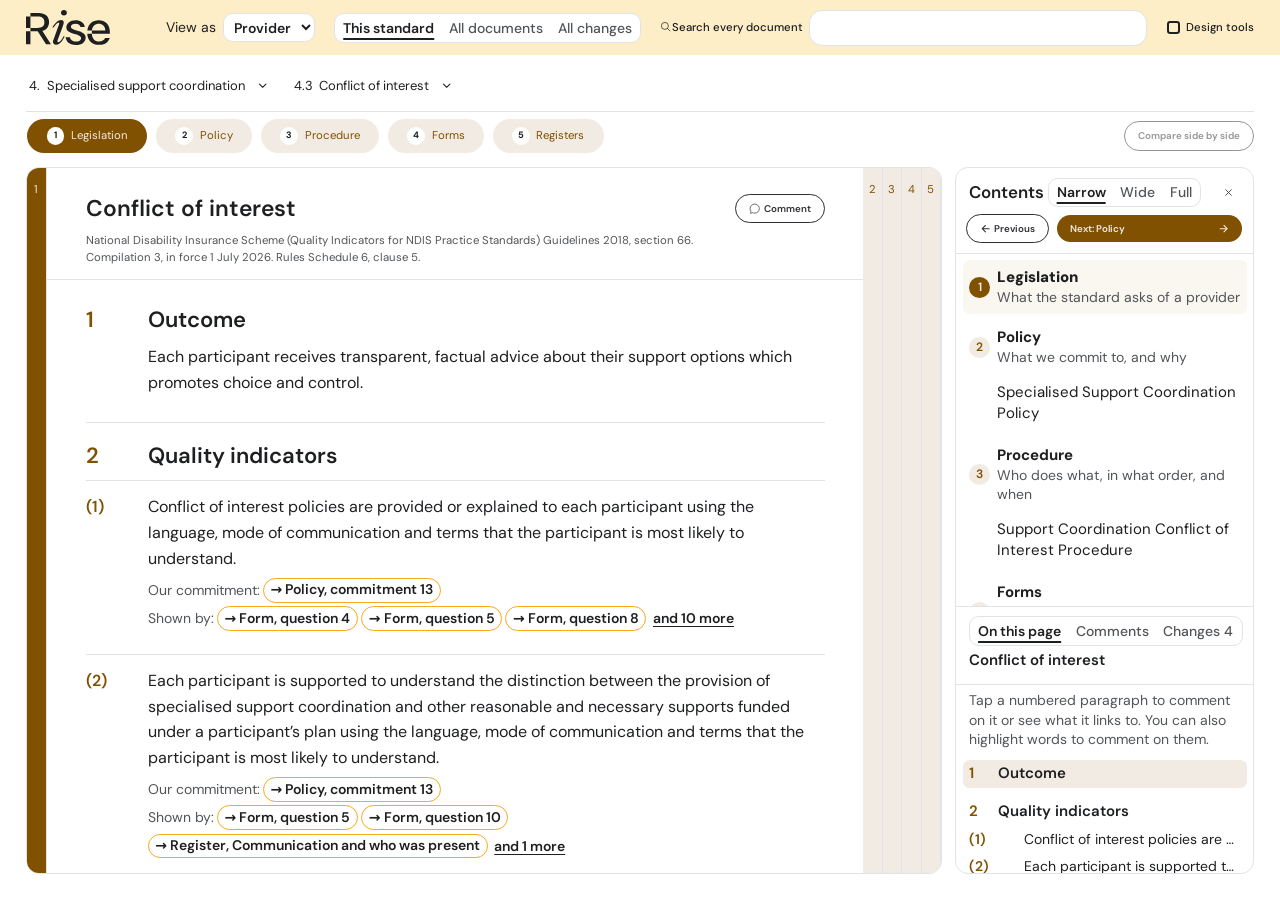
<file: index.html>
<!doctype html>
<html lang="en" data-theme="light">
<head>
<meta charset="utf-8">
<meta name="viewport" content="width=device-width,initial-scale=1,viewport-fit=cover">
<meta name="robots" content="noindex, nofollow">
<link rel="icon" href="data:,">
<title>Rise example library</title>
<link rel="stylesheet" href="rise/tokens.css">
<link rel="stylesheet" href="rise/bundle.css">
<style>
/* The example binder. The frame, the spread, the pills, the fields and the table are the
 * platform's own components and bring their own styles. This file sets only what the
 * platform does not have yet: how a document reads inside a page.
 *
 * The reading rules are the ones the readability research graded: one column, text never
 * under 16 pixels, lines of 80 characters or fewer, left aligned, the point first, a label
 * above its value, and emphasis kept for warnings and defined words. Every part's address
 * hangs in one margin column, in the same place on all five pages. */
.loading { padding: var(--spacing-s7); }
.frame { display: flex; flex-direction: column; height: 100vh; height: 100svh; background: var(--background); }
.bar { display: flex; flex-wrap: wrap; align-items: center; justify-content: space-between; gap: var(--spacing-s4) var(--spacing-s6); padding: var(--spacing-s4) var(--spacing-s7); background: var(--primary-surface); }
.bar .mark { width: 6rem; min-width: 84px; height: auto; color: var(--foreground); }
.bar-tools { display: flex; flex-wrap: wrap; align-items: center; gap: var(--spacing-s4) var(--spacing-s6); }
.bar-tools .switch { display: flex; align-items: center; gap: var(--spacing-s3); }
.bar-tools a { font-size: 0.875rem; text-underline-offset: 0.2em; }
.book { display: flex; flex: 1; flex-direction: column; gap: var(--spacing-s5); min-height: 0; }
/* A quiet choice among a few: words in one bordered strip, the chosen one underlined. Settings are drawn
 * this way so that the five page tabs stay the only filled pills on the screen. */
.seg { display: inline-flex; flex-wrap: wrap; align-items: center; gap: var(--spacing-s1); padding: var(--spacing-s1); border: 1px solid var(--border); border-radius: var(--radius-md); background: var(--card); }
.seg-item { padding: var(--spacing-s2) var(--spacing-s3); border: 0; border-radius: var(--radius-sm); background: none; color: var(--muted-foreground); font: inherit; font-size: max(0.875rem, 14px); font-weight: 500; line-height: 1.3; cursor: pointer; text-decoration-thickness: 2px; text-underline-offset: 0.35em; }
.seg-item:hover { color: var(--foreground); }
.seg-item.is-on { color: var(--foreground); font-weight: 600; text-decoration-line: underline; }
.seg-item:disabled { opacity: 0.5; cursor: not-allowed; }
.view-as { display: flex; align-items: center; gap: var(--spacing-s3); font-size: max(0.875rem, 14px); }
.view-as select { padding: var(--spacing-s2) var(--spacing-s3); border: 1px solid var(--border); border-radius: var(--radius-md); background: var(--card); color: var(--foreground); font: inherit; font-weight: 600; cursor: pointer; }
.search { position: relative; display: flex; align-items: center; gap: var(--spacing-s3); }
.search input { width: 26rem; max-width: 60vw; background: var(--card); }
.found { position: absolute; z-index: 30; top: calc(100% + var(--spacing-s2)); right: 0; width: min(44rem, 92vw); max-height: 70vh; overflow-y: auto; display: grid; gap: 1px; padding: var(--spacing-s3); border: 1px solid var(--tab); border-radius: var(--radius-lg); background: var(--card); font-size: max(0.9375rem, 15px); line-height: 1.4; }
.found .quiet { padding: var(--spacing-s3); }
.found-help { padding: var(--spacing-s3); max-width: 60ch; }
.chips { display: flex; flex-wrap: wrap; align-items: center; gap: var(--spacing-s2); padding: var(--spacing-s2) var(--spacing-s3); }
.chips .quiet { padding: 0 var(--spacing-s2) 0 0; }
.only { display: inline-flex; align-items: center; gap: var(--spacing-s3); margin-left: auto; font-size: 0.875em; cursor: pointer; }
.found mark { background: var(--primary-soft); color: inherit; border-radius: var(--radius-xs); }
.hit.is-active { background: var(--tab-soft); }
.hit { display: grid; grid-template-columns: 9.5rem minmax(0, 1fr); gap: 0 var(--spacing-s4); padding: var(--spacing-s3); border: 0; border-radius: var(--radius-sm); background: none; font: inherit; color: var(--foreground); text-align: left; cursor: pointer; }
.hit:hover, .hit:focus-visible { background: var(--tab-soft); }
.hit-cite { grid-row: span 2; font-weight: 600; font-variant-numeric: tabular-nums; color: var(--tab-soft-foreground); overflow-wrap: anywhere; }
.hit-text { overflow: hidden; text-overflow: ellipsis; white-space: nowrap; }
.hit-where { font-size: 0.875em; color: var(--muted-foreground); overflow: hidden; text-overflow: ellipsis; white-space: nowrap; }
.all-docs { flex: 1; min-height: 0; overflow: auto; border: 1px solid var(--border); border-radius: var(--radius-lg); padding: var(--spacing-s6); font-size: max(0.9375rem, 15px); }
.doc-link { padding: 0; border: 0; background: none; color: inherit; font: inherit; font-weight: 600; text-align: left; text-decoration: underline; text-decoration-color: var(--border); text-underline-offset: 0.2em; cursor: pointer; }
.all-docs [role="row"]:has(.doc-link) > [role="cell"] { cursor: pointer; }
.all-docs [role="row"]:has(.doc-link):hover > [role="cell"] { background: var(--tab-subtle); }
.all-docs [role="row"]:has(.doc-link):hover .doc-link, .doc-link:focus-visible { text-decoration-color: currentColor; }
.badges { display: inline-flex; flex-wrap: wrap; gap: var(--spacing-s2); }
.off-note { max-width: 60rem; padding: var(--spacing-s3) var(--spacing-s4); border-left: 3px solid var(--warning-solid); background: var(--warning-subtle); font-size: max(0.875rem, 14px); line-height: 1.5; }
.doc-list { display: grid; max-width: 48rem; list-style: none; font-size: max(1rem, 16px); line-height: 1.5; }
.doc-cell { display: grid; gap: var(--spacing-s2); min-width: 0; padding-block: var(--spacing-s5); border-top: 1px solid var(--border); }
.doc-cell:first-child { padding-top: 0; border-top: 0; }
.doc-cell > strong { font-size: 1.125em; }
.doc-cell .doc-open { justify-self: start; }
.subs { list-style: none; display: grid; gap: var(--spacing-s2); padding-left: 0; margin-top: var(--spacing-s2); }
.doc ol.subs { list-style: none; padding-left: 0; }
.subs > li { display: grid; grid-template-columns: 2.25rem minmax(0, 1fr); }
.stage-row { display: flex; flex-wrap: wrap; align-items: center; justify-content: space-between; gap: var(--spacing-s4) var(--spacing-s5); }
.stage-left { display: flex; flex-wrap: wrap; align-items: center; gap: var(--spacing-s3) var(--spacing-s5); }
/* The bar in two rows: where you are and search above; the five pages and how you read them below. */
.stage-what { padding-top: var(--spacing-s3); border-top: 1px solid var(--border); }
.stage-search { flex: 1 1 22rem; display: flex; justify-content: flex-end; min-width: 0; }
.stage-search .search { width: min(100%, 40rem); }
.stage-search .search input { flex: 1; width: auto; max-width: none; }
.step-no { display: inline-grid; place-items: center; min-width: 1.375rem; height: 1.375rem; margin-right: var(--spacing-s2); border-radius: var(--radius-full); background: var(--card); color: var(--foreground); font-size: 0.8125em; font-weight: 700; }
/* The auditor's review of the standard, under the bar: progress, what is open, the next document to check. */
.review-bar { display: flex; flex-wrap: wrap; align-items: center; justify-content: space-between; gap: var(--spacing-s3) var(--spacing-s5); padding: var(--spacing-s3) var(--spacing-s5); border: 1px solid var(--border); border-radius: var(--radius-lg); background: var(--card); }
.review-said { display: flex; flex-wrap: wrap; align-items: baseline; gap: var(--spacing-s2) var(--spacing-s5); }
.review-said span { color: var(--muted-foreground); }
.review-acts { display: flex; flex-wrap: wrap; gap: var(--spacing-s3); }
.pills { display: flex; flex-wrap: wrap; align-items: center; gap: var(--spacing-s3); }
.work { display: flex; flex: 1; flex-direction: column; gap: var(--spacing-s5); min-height: 0; width: 100%; padding: var(--spacing-s6) var(--spacing-s7) var(--spacing-s7); }
.binder-page { min-width: 0; }

/* ---- one page. The document is the page: it starts under the title, on the title's own left
 * edge, and scrolls with the page, so it has the whole height of the window and no box of its
 * own. The title stays put above it. */
[data-slot="document-page"].binder-page { gap: 0; padding: 0; overflow: hidden auto; }
.binder-page:last-child { border-radius: 0 var(--radius-2xl) var(--radius-2xl) 0; }  /* the last page meets the book's rounded corner, and rounds with it */
.binder-page > :first-child { position: sticky; top: 0; z-index: 2; padding: var(--spacing-s7) var(--spacing-s8) var(--spacing-s5); border-bottom: 1px solid var(--border); background: var(--card); }
.binder-page > :last-child { flex: none; justify-content: flex-start; padding: var(--spacing-s7) var(--spacing-s8) var(--spacing-s8); }
.binder-page.is-tight > :first-child { padding: var(--spacing-s6) var(--spacing-s5) var(--spacing-s4); }
.binder-page.is-tight > :last-child { padding: var(--spacing-s6) var(--spacing-s5); }
.pane-fit { display: flex; flex: 1; min-width: 0; width: 100%; container-type: inline-size; }
.pane { display: flex; flex: 1; flex-direction: column; gap: var(--spacing-s5); min-width: 0; }
.pane .pane-top { position: sticky; bottom: var(--spacing-s5); align-self: flex-end; background: var(--card); opacity: 0; pointer-events: none; transition: opacity var(--duration-normal) var(--ease-out); }
.pane .pane-top.is-shown { opacity: 1; pointer-events: auto; }
.pane-controls { display: flex; flex-wrap: wrap; align-items: center; gap: var(--spacing-s3); }
.ix-row { display: grid; grid-template-columns: 3.75rem minmax(0, 1fr); gap: var(--spacing-s3); align-items: baseline; padding: var(--spacing-s2) var(--spacing-s3); border-radius: var(--radius-sm); font-size: max(0.875rem, 14px); line-height: 1.45; color: var(--foreground); text-decoration: none; }
.ix-row .ix { font-variant-numeric: tabular-nums; font-weight: 600; color: var(--tab-soft-foreground); }
.ix-row .ix-label { overflow: hidden; text-overflow: ellipsis; white-space: nowrap; }
.ix-row.depth-0 { margin-top: var(--spacing-s4); font-size: max(1rem, 15px); font-weight: 600; grid-template-columns: 1.75rem minmax(0, 1fr); }
.ix-row.depth-0:first-child { margin-top: 0; }
.ix-row:hover { background: var(--muted); }
.ix-row.is-here { background: var(--tab-soft); }
.ix-group { padding: var(--spacing-s3) var(--spacing-s3) var(--spacing-s1); font-size: max(0.875rem, 14px); color: var(--muted-foreground); }
@container (max-width: 38rem) {
  .doc { --hang: 3.75rem; }
}
/* On a phone the book keeps its spines, so the page is narrow: the address sits above its
 * text instead of beside it, and the sheet gives its margin back to the words. */
@media (max-width: 47.99rem) {
  .bar, .work { padding-inline: var(--spacing-s4); }
  .binder-page > :first-child, .binder-page > :last-child { padding: var(--spacing-s4); }
  .doc { --hang: 0rem; gap: var(--spacing-s7); }
  .doc .item, .doc .part h3 { grid-template-columns: minmax(0, 1fr); }
  .doc .part h3 .ix { font-size: 0.75em; }
}

/* ---- a document inside a page */
.doc { --hang: 4.75rem; display: grid; grid-template-columns: minmax(0, 1fr); gap: var(--spacing-s7); max-width: calc(var(--hang) + 68ch); font-size: max(1rem, 16px); line-height: 1.6; color: var(--foreground); }
.doc.is-wide { max-width: none; }  /* a register is a table: it takes the width of the page, and its words keep their own measure */
.doc > * { min-width: 0; }
.doc p, .doc li, .doc dd { max-width: 68ch; }
.doc .ix { font-variant-numeric: tabular-nums; font-weight: 600; color: var(--tab-soft-foreground); }
.part { display: grid; gap: var(--spacing-s4); scroll-margin-top: var(--spacing-s5); }
.doc > .part { padding-top: var(--spacing-s6); border-top: 1px solid var(--border); }  /* open or closed, every part starts the same way */
.doc > .part:first-child { padding-top: 0; border-top: 0; }
.part h3 { display: grid; grid-template-columns: var(--hang) minmax(0, 1fr); align-items: baseline; font-size: 1.375em; line-height: 1.3; font-weight: 600; }
details.part > summary { display: flex; flex-wrap: wrap; align-items: baseline; gap: var(--spacing-s2) var(--spacing-s5); cursor: pointer; list-style: none; }
details.part > summary::-webkit-details-marker { display: none; }
details.part > summary > h3 { flex: 1; }
details.part > summary .count { font-size: 0.875em; color: var(--muted-foreground); font-variant-numeric: tabular-nums; }
details.part > summary .count::after { content: "  Show"; font-weight: 600; color: var(--foreground); text-decoration: underline; text-underline-offset: 0.2em; }
details.part[open] > summary .count::after { content: "  Hide"; }
details.part:not([open]) { gap: 0; }
.plain { display: grid; gap: var(--spacing-s4); padding-left: var(--hang); }
.item { display: grid; grid-template-columns: var(--hang) minmax(0, 1fr); align-items: baseline; padding-block: var(--spacing-s5); border-top: 1px solid var(--border); scroll-margin-top: var(--spacing-s7); transition: background var(--duration-slow) var(--ease-out); }
.item-body { display: grid; gap: var(--spacing-s3); min-width: 0; border: 0; padding: 0; margin: 0; }
.doc ul, .doc ol { display: grid; gap: var(--spacing-s3); padding-left: var(--spacing-s6); }
.doc ul { list-style: disc; }
.doc ol { list-style: decimal; }
.stage { margin-top: var(--spacing-s5); padding-left: var(--hang); font-size: 1em; font-weight: 600; color: var(--muted-foreground); }
.who { color: var(--muted-foreground); }
.do { font-size: 1.125em; line-height: 1.5; }
.warn { padding: var(--spacing-s3) var(--spacing-s4); border-left: 3px solid var(--warning-solid); background: var(--warning-subtle); }
.lines { display: grid; gap: var(--spacing-s3); }
.lines > div { display: grid; gap: 0; }
.lines dt { font-size: 0.875em; color: var(--muted-foreground); }
.lines dd { margin: 0; overflow-wrap: anywhere; }
.trail, .quiet, .hint { font-size: 0.875em; color: var(--muted-foreground); }
/* A part's links: one row of tags, where it comes from and where it leads, the way the bounce
 * prototype draws them (Jesse, 19 Oct). Each tag opens its place beside this page. */
.trail { display: flex; flex-wrap: wrap; align-items: center; gap: var(--spacing-s2) var(--spacing-s5); }
.rel { display: inline-flex; flex-wrap: wrap; align-items: center; gap: var(--spacing-s2); }
.trail .go { display: inline-flex; align-items: center; gap: var(--spacing-s2); padding: var(--spacing-s1) var(--spacing-s3); border: 1px solid var(--primary-solid); border-radius: var(--radius-full); background: var(--card); color: var(--primary-foreground); font-weight: 600; line-height: 1.4; text-decoration: none; }
.trail .go:hover { background: var(--primary-surface); }
.trail .go:focus-visible { outline: 2px solid var(--ring); outline-offset: 2px; }
.lk-more { padding: var(--spacing-s1) var(--spacing-s2); border: 0; border-radius: var(--radius-sm); background: none; color: var(--foreground); font: inherit; font-weight: 600; text-decoration: underline; text-underline-offset: 0.2em; cursor: pointer; }
.lk-more:hover { background: var(--muted); }
.lk-more:focus-visible { outline: 2px solid var(--ring); outline-offset: 2px; }
.lk-more .when-open, .rel.is-open .lk-more .for-provider, .rel.is-open .lk-more .for-auditor { display: none; }
.rel.is-open .lk-more .when-open { display: inline; }

/* ---- two views of the same pages. A provider opens one page, with parts named in words and the
 * first three links of each kind. An auditor gets codes and every link. */
.is-provider .as-code, .is-auditor .as-name { display: none; }
.is-provider .lk-more .for-auditor, .is-auditor .lk-more .for-provider { display: none; }
.is-auditor .lk-more:not(:has(.for-auditor)) { display: none; }
.is-provider .rel:not(.is-open) .lk:nth-of-type(n+4), .is-auditor .rel:not(.is-open) .lk:nth-of-type(n+7) { display: none; }
/* The extras for judging the design itself stay out of both views until Design tools is ticked. */
.frame:not(.has-tools) details.part > summary .count { font-size: 0; }
.frame:not(.has-tools) details.part > summary .count::after { font-size: max(0.875rem, 14px); }
.frame:not(.has-tools) .off-note, .frame:not(.has-tools) .part > .quiet.plain { display: none; }

/* ---- the guide: one list beside the book, in the same place in both views */
.book-row { display: flex; flex: 1; gap: var(--spacing-s5); min-height: 0; position: relative; }
.book-row > [data-slot="document-spread"] { flex: 1; min-width: 0; }
.guide { display: flex; flex: none; flex-direction: column; width: 23rem; min-height: 0; border: 1px solid var(--border); border-radius: var(--radius-lg); background: var(--card); font-size: max(0.9375rem, 15px); line-height: 1.4; }
.guide-head { display: flex; align-items: center; justify-content: space-between; padding: var(--spacing-s4) var(--spacing-s4) var(--spacing-s3) var(--spacing-s5); }
.guide-head h2 { font-size: 1.125em; font-weight: 600; }
.guide-acts, .page-acts { display: flex; flex-wrap: wrap; align-items: center; justify-content: flex-end; gap: var(--spacing-s3) var(--spacing-s5); }
/* The guide at half size: the binder's list on the left, the page index, the comments or the selected statement beside it.
 * At full size it takes the place of the book and is a plain board: the documents with their ratings, and every comment. */
.guide.is-wide { display: grid; grid-template-rows: auto auto auto minmax(0, 1fr); }
.guide.is-half { width: 50%; grid-template-columns: minmax(0, 2fr) minmax(0, 3fr); grid-template-areas: "head head" "walk page" "tally page" "list page"; }
.guide.is-full { flex: 1; width: auto; grid-template-columns: minmax(0, 2fr) minmax(0, 3fr); grid-template-areas: "head head" "walk board" "tally board" "list board"; }
.book-row.is-full > [data-slot="document-spread"] { display: none; }
.guide.is-wide .guide-head { grid-area: head; }
.guide.is-wide .walk { grid-area: walk; }
.guide.is-wide .tally { grid-area: tally; }
.guide.is-wide .guide-list, .guide.is-wide.has-trace .guide-list { grid-area: list; max-height: none; }
.guide.is-wide .guide-page { grid-area: page; border-top: 0; border-left: 1px solid var(--border); }
.guide-board { grid-area: board; min-height: 0; overflow-y: auto; padding: var(--spacing-s4) var(--spacing-s5); border-left: 1px solid var(--border); }
.guide-board > .guide-over, .guide-board > .guide-title, .guide-board > .guide-what { padding-inline: 0; }
.board-note { display: grid; gap: var(--spacing-s3); padding-block: var(--spacing-s5); border-top: 1px solid var(--border); }
.board-note > .trace-said { padding: 0; }
.board-note > .doc-link { justify-self: start; }
.walk { display: flex; gap: var(--spacing-s3); padding: 0 var(--spacing-s4) var(--spacing-s4); }
.walk .walk-next { flex: 1; min-width: 0; justify-content: space-between; }
.walk-label { overflow: hidden; text-overflow: ellipsis; white-space: nowrap; }
.tally { padding: 0 var(--spacing-s4) var(--spacing-s4); border-bottom: 1px solid var(--border); }
.guide-list { flex: 0 1 auto; min-height: 0; max-height: 50%; overflow-y: auto; padding: var(--spacing-s3); border-top: 1px solid var(--border); display: grid; gap: var(--spacing-s3); align-content: start; }
.guide-step { display: grid; gap: 1px; }
.guide-row { display: flex; align-items: center; gap: var(--spacing-s3); padding: var(--spacing-s3); border-radius: var(--radius-sm); color: var(--foreground); text-decoration: none; }
.guide-row:hover { background: var(--muted); }
.guide-row.is-step.is-open { background: var(--tab-subtle); }
.guide-row .spine { flex: none; display: inline-grid; place-items: center; width: 1.625rem; height: 1.625rem; border-radius: var(--radius-full); background: var(--tab-soft); color: var(--tab-soft-foreground); font-size: 0.8125em; font-weight: 600; }
.guide-row.is-open .spine { background: var(--tab-solid); color: var(--tab-solid-foreground); }
.guide-name { display: grid; gap: 0; flex: 1; min-width: 0; }
.guide-what { font-size: max(0.875em, 14px); font-weight: 400; color: var(--muted-foreground); }
.guide-meta { display: flex; align-items: center; justify-content: space-between; gap: var(--spacing-s3); margin-top: var(--spacing-s1); }
.guide-row.is-doc { padding-left: calc(var(--spacing-s3) + 1.625rem + var(--spacing-s3)); }
.guide-row.is-current { background: var(--tab-soft); font-weight: 600; }
.guide-page { display: flex; flex-direction: column; flex: 1 1 0; min-height: 10rem; border-top: 1px solid var(--border); }
/* The lower half's heading holds still with a clear edge under it, so rows scrolling beneath it read as a
 * list moving, not as text breaking (Jesse, 19 Oct: "breaking here again"). */
.guide-page-head { flex: none; display: grid; gap: var(--spacing-s2); padding: var(--spacing-s4) var(--spacing-s3) var(--spacing-s3); border-bottom: 1px solid var(--border); }
.guide-page-head > .seg { justify-self: start; margin-left: var(--spacing-s3); }
.guide-page-body { flex: 1; min-height: 0; overflow-y: auto; padding: var(--spacing-s3) var(--spacing-s3) var(--spacing-s4); scroll-padding-top: var(--spacing-s3); }
.guide-over { padding: 0 var(--spacing-s3); font-size: 0.8125em; font-weight: 600; letter-spacing: 0.04em; text-transform: uppercase; color: var(--muted-foreground); }
.guide-title { padding: 0 var(--spacing-s3) var(--spacing-s3); font-weight: 600; }
.guide-page-body > .guide-what { padding: 0 var(--spacing-s3); }
/* ---- one row of a register, read as a record: the same fields, listed down the page */
.reg tr.is-row { cursor: pointer; }
.reg tr.is-row:hover td, .reg tr.is-open td { background: var(--tab-subtle); }
.record { display: grid; gap: var(--spacing-s5); padding: var(--spacing-s5) var(--spacing-s6); border: 1px solid var(--border); border-radius: var(--radius-lg); }
.record-head { display: flex; flex-wrap: wrap; align-items: center; justify-content: space-between; gap: var(--spacing-s3); }
.record-head h4 { font-size: 1.125em; font-weight: 600; }
.record-fields { columns: 24rem; column-gap: var(--spacing-s8); }
.record-fields > div { break-inside: avoid; padding-block: var(--spacing-s3); border-top: 1px solid var(--border); }
.record-fields dt { font-size: max(0.875em, 14px); color: var(--muted-foreground); }
.record-fields dd { max-width: none; }
/* ---- the trace: one statement, and every place it is carried on the other pages */
.doc .item { cursor: pointer; }
.doc .item:hover { background: var(--muted); }
/* The marks sit just left of the statement, in the page's margin, so the bar never covers its number ("C4"). */
.doc .item.is-picked { background: var(--tab-soft); box-shadow: -0.5rem 0 0 var(--tab-soft), -0.75rem 0 0 var(--tab-solid); }
.doc .item.is-traced { background: var(--primary-surface); box-shadow: -0.5rem 0 0 var(--primary-surface), -0.75rem 0 0 var(--primary); }
.reg th.is-picked { background: var(--tab-soft); box-shadow: inset 4px 0 0 var(--tab-solid); }
.reg th.is-traced { background: var(--primary-surface); box-shadow: inset 4px 0 0 var(--primary); }
.doc .item.is-traced.is-through { background: none; box-shadow: -0.75rem 0 0 var(--border); }
.reg th.is-traced.is-through { background: none; box-shadow: inset 4px 0 0 var(--border); }  /* reached through another statement: marked, not lit */.trace-head { display: flex; align-items: center; justify-content: space-between; gap: var(--spacing-s3); padding-right: var(--spacing-s3); }
.trace-said { display: -webkit-box; -webkit-box-orient: vertical; -webkit-line-clamp: 3; overflow: hidden; padding-bottom: var(--spacing-s3); }
.trace-hint { padding-bottom: var(--spacing-s3); }
.trace-step { display: grid; gap: 1px; padding-top: var(--spacing-s4); }
.trace-name { display: flex; align-items: center; gap: var(--spacing-s3); padding: 0 var(--spacing-s3) var(--spacing-s2); }
.trace-name .spine { flex: none; display: inline-grid; place-items: center; width: 1.625rem; height: 1.625rem; border-radius: var(--radius-full); background: var(--tab-soft); color: var(--tab-soft-foreground); font-size: 0.8125em; font-weight: 600; }
.trace-none { margin: 0 var(--spacing-s3); padding: var(--spacing-s2) var(--spacing-s3); border-left: 3px solid var(--warning-solid); background: var(--warning-subtle); font-size: max(0.875em, 14px); }
.notes { display: grid; gap: var(--spacing-s3); padding: var(--spacing-s3) var(--spacing-s3) 0; }
.notes > .trace-name { padding: 0; }
.trace-where { padding-top: var(--spacing-s5); }
/* a statement with an open comment carries a small bubble with the count, in the margin under its address */
.doc .item[data-notes] { position: relative; }
.doc .item[data-notes]::after { content: attr(data-notes); position: absolute; left: 0; top: calc(var(--spacing-s5) + 2em); min-width: 1.75rem; padding: 0 var(--spacing-s2); border: 1px solid var(--primary-solid); border-radius: var(--radius-md) var(--radius-md) var(--radius-md) 0; background: var(--primary-surface); color: var(--primary-foreground); font-size: 14px; font-weight: 600; line-height: 1.5; text-align: center; }
/* one line of a statement, selected or commented on: painted as a range, so the page itself is not changed */
.sweep-offer { position: fixed; z-index: 30; }  /* the Comment offer beside words just highlighted */
.doc ::selection { background-color: var(--primary-soft); color: var(--foreground); }  /* Rise yellow, not the browser's blue */
::highlight(rise-noted) { background-color: var(--primary-surface); }
::highlight(rise-picked) { background-color: var(--primary-soft); }
.rise-noted { background: var(--primary-surface); }
.rise-picked { background: var(--primary-soft); }
.doc .plain p, .doc .plain li { cursor: pointer; }
.guide.has-trace .guide-list { max-height: 30%; }  /* a selected statement gets most of the guide */
.trace-quiet { padding: 0 var(--spacing-s3); font-size: max(0.875em, 14px); color: var(--muted-foreground); }
.ix-row.trace-other { grid-template-columns: minmax(0, 1fr); margin-top: 0; font-weight: 400; text-decoration: underline; text-underline-offset: 0.2em; }
.trace-via { display: block; overflow: hidden; text-overflow: ellipsis; font-size: max(0.875em, 14px); color: var(--muted-foreground); }
.trace-more { justify-self: start; margin-left: var(--spacing-s3); }
@media (max-width: 71.99rem) { .guide-size { display: none; } }
@media (max-width: 71.99rem) { .guide { position: absolute; z-index: 20; top: 0; right: 0; bottom: 0; width: min(23rem, 92vw); } }
.go { color: inherit; text-decoration: underline; text-underline-offset: 0.2em; text-decoration-thickness: 1px; }
.term { font: inherit; font-weight: 600; color: inherit; padding: 0; border: 0; background: none; cursor: help; }
.term:hover { text-decoration: underline; text-underline-offset: 0.2em; }
.fill { background: var(--primary-subtle); }
.is-lit { background: var(--primary-surface); }
.doc .scroll { overflow-x: auto; border: 1px solid var(--border); border-radius: var(--radius-md); }
.doc table { border-collapse: collapse; width: 100%; font-size: 0.9375em; }
.doc th, .doc td { padding: var(--spacing-s3) var(--spacing-s4); text-align: left; vertical-align: top; border-bottom: 1px solid var(--border); }
.doc th { font-weight: 600; background: var(--tab-subtle); color: var(--tab-subtle-foreground); }

/* ---- the form */
.q-text { font-size: 1.125em; line-height: 1.45; font-weight: 600; }
.fields { display: grid; gap: var(--spacing-s5); margin-top: var(--spacing-s3); }
.field { display: grid; gap: var(--spacing-s2); justify-items: start; }
.field > input, .field > textarea { width: 100%; max-width: 32rem; font-size: 1rem; }
.field > input[type="date"], .field > input[type="datetime-local"], .field > input[type="number"] { max-width: 16rem; }
.choices { display: grid; gap: var(--spacing-s3); }
.choice { display: flex; align-items: center; gap: var(--spacing-s3); }
.choice label, .field > label { font-size: 1em; font-weight: 400; line-height: 1.4; }
.field > label { font-weight: 600; }
.actions { display: flex; flex-wrap: wrap; gap: var(--spacing-s4); padding-left: var(--hang); }
.saved { padding-left: var(--hang); }
.sign { display: grid; gap: var(--spacing-s3); }
.hidden-text { position: absolute; width: 1px; height: 1px; overflow: hidden; clip-path: inset(50%); white-space: nowrap; }

/* ---- the register */
.sheets { display: flex; flex-wrap: wrap; gap: var(--spacing-s3); align-items: center; }
.reg-wrap { overflow-x: auto; border: 1px solid var(--border); border-radius: var(--radius-md); }
.doc table.reg { width: max-content; min-width: 100%; font-size: 0.9375em; }
.reg th { background: var(--tab-solid); color: var(--tab-solid-foreground); white-space: nowrap; padding: 0; border-bottom: 0; }
.reg th button { display: grid; gap: 0; width: 100%; padding: var(--spacing-s3) var(--spacing-s4); font: inherit; color: inherit; text-align: left; background: none; border: 0; cursor: pointer; }
.reg th button[aria-pressed="true"], .reg th button:hover { background: var(--tab-foreground); }
.reg th .letter { font-size: 0.8125em; font-weight: 400; }
.reg td { min-width: 9rem; max-width: 22rem; height: 2.75rem; border-right: 1px solid var(--border); }
.reg td:first-child, .reg th:first-child { position: sticky; left: 0; z-index: 1; }
.reg td:first-child { background: var(--card); font-weight: 600; max-width: 13rem; }
.reg .example td:first-child::after { content: " (example)"; font-weight: 400; color: var(--muted-foreground); }
.col-card { display: grid; gap: var(--spacing-s3); padding: var(--spacing-s5); border: 1px solid var(--border); border-radius: var(--radius-md); }
.col-card h4 { font-size: 1.125em; font-weight: 600; }

/* ---- the definition card */
.meaning { position: fixed; z-index: 30; left: var(--spacing-s5); right: var(--spacing-s5); bottom: calc(var(--spacing-s5) + env(safe-area-inset-bottom, 0px)); max-width: 40rem; margin-inline: auto; display: grid; gap: var(--spacing-s3); justify-items: start; padding: var(--spacing-s5) var(--spacing-s6); border: 1px solid var(--tab); border-radius: var(--radius-lg); background: var(--card); font-size: max(1rem, 16px); line-height: 1.5; }

/* ---- colour by page: off unless switched on, and never the only signal */
.colour-on [data-step="legislation"] { --page: var(--neutral-solid); }
.colour-on [data-step="policy"] { --page: var(--primary-solid); }
.colour-on [data-step="procedure"] { --page: var(--info-solid); }
.colour-on [data-step="forms"] { --page: var(--success-solid); }
.colour-on [data-step="registers"] { --page: var(--warning-solid); }
.colour-on .binder-page { box-shadow: inset 0 var(--spacing-s2) 0 var(--page); }
.colour-on .pill-dot { display: inline-block; }
.pill-dot { display: none; width: 0.625rem; height: 0.625rem; margin-right: var(--spacing-s3); border-radius: var(--radius-full); background: var(--page); }
.colour-on a.go[data-step]::before { content: ""; display: inline-block; width: 0.5rem; height: 0.5rem; margin-right: 0.3em; border-radius: var(--radius-full); background: var(--page); }

@media (prefers-reduced-motion: reduce) { * { transition: none !important; scroll-behavior: auto !important; } }

/* No shadows, as in the platform (riseOS-FE docs/design-system/LAYERING.md: depth is background
 * and a border). The bundled component styles predate that rule and still draw shadow-xs on
 * fields and shadow-md on the comment box. Only the shadow layer is cleared: focus rings, which
 * use the same property, stay (Jesse, 19 Oct: "remove box shadows"). */
*, ::before, ::after { --tw-shadow: 0 0 transparent !important; --tw-inset-shadow: 0 0 transparent !important; }

/* ---- the page gets the screen (Jesse, 19 Oct: "should the top navs on form not be there or fold much more")
 * Reading down a page tucks the bar's upper row away; scrolling up brings it back. Back stays beside the pages. */
.book.is-tucked .stage-where, .book.is-tucked .review-bar { display: none; }
.book.is-tucked .stage-what { padding-top: 0; border-top: 0; }
/* Into the document, its title slims to one line. */
.binder-page.is-scrolled > :first-child { padding-block: var(--spacing-s3); }
.binder-page.is-scrolled > :first-child h2 { font-size: 1.125rem; line-height: 1.3; }
.binder-page.is-scrolled > :first-child h2 + p, .binder-page.is-scrolled > :first-child .off-note { display: none; }

/* ---- a form, one section at a time */
/* What it is for and its privacy note: one quiet line above the questions, each open on a press. */
.form-about { display: flex; flex-wrap: wrap; gap: var(--spacing-s2) var(--spacing-s6); padding-bottom: var(--spacing-s4); border-bottom: 1px solid var(--border); }
.form-about .part { padding: 0; border: 0; }
.form-about details.part:not([open]) { flex: 0 0 auto; }
.form-about details.part[open] { flex: 1 1 100%; }
.form-about .part > summary > h3 { flex: none; white-space: nowrap; font-size: max(0.9375rem, 15px); font-weight: 600; text-decoration: underline; text-underline-offset: 0.2em; }
.form-about .part > summary > h3 .ix, .form-about .part > summary .count { display: none; }
/* How far you are, and every section a press away. */
.form-run { display: flex; flex-wrap: wrap; align-items: center; justify-content: space-between; gap: var(--spacing-s3) var(--spacing-s5); padding: var(--spacing-s4) 0; scroll-margin-top: 7rem; }
.form-progress { display: grid; grid-template-columns: auto minmax(8rem, 16rem) auto; align-items: center; gap: var(--spacing-s4); }
.form-where { font-weight: 600; }
.form-bar { height: 0.5rem; border-radius: var(--radius-full); background: var(--muted); overflow: hidden; }
.form-bar > span { display: block; height: 100%; border-radius: inherit; background: var(--tab-solid); transition: width var(--duration-slow) var(--ease-out); }
.form-sections { position: relative; }
.form-sections > summary { list-style: none; cursor: pointer; padding: var(--spacing-s2) var(--spacing-s4); border: 1px solid var(--border); border-radius: var(--radius-full); font-weight: 600; }
.form-sections > summary::-webkit-details-marker { display: none; }
.form-sections > summary:focus-visible { outline: 2px solid var(--ring); outline-offset: 2px; }
.form-sections > ol { position: absolute; z-index: 10; right: 0; top: calc(100% + var(--spacing-s2)); width: min(28rem, 80vw); max-height: 60vh; overflow: auto; display: grid; gap: var(--spacing-s1); margin: 0; padding: var(--spacing-s3); list-style: none; border: 1px solid var(--border); border-radius: var(--radius-lg); background: var(--card); }
.form-sections button { display: flex; align-items: center; gap: var(--spacing-s3); width: 100%; padding: var(--spacing-s3); border: 0; border-radius: var(--radius-md); background: none; color: var(--foreground); font: inherit; text-align: left; cursor: pointer; }
.form-sections button:hover, .form-sections button[aria-current] { background: var(--muted); }
.form-sections button[aria-current] { font-weight: 600; }
.form-mark { flex: none; display: inline-grid; place-items: center; width: 1.75rem; height: 1.75rem; border-radius: var(--radius-full); background: var(--muted); font-size: 0.8125em; font-weight: 700; }
.form-mark.is-done { background: var(--tab-solid); color: var(--tab-solid-foreground); }
.form-title { font-size: 1.375rem; line-height: 1.3; font-weight: 600; margin-bottom: var(--spacing-s2); }
.is-form .q-text { font-size: 1.125em; font-weight: 600; }
/* Back and Next stay in reach at the foot of the page. */
.form-nav { position: sticky; bottom: 0; z-index: 2; display: flex; flex-wrap: wrap; align-items: center; justify-content: space-between; gap: var(--spacing-s3); margin-top: var(--spacing-s6); padding: var(--spacing-s4) 0; border-top: 1px solid var(--border); background: var(--card); }
.form-save { display: flex; flex-wrap: wrap; gap: var(--spacing-s3); }
/* Check your answers: every answer, under its section, one press from where it is changed. */
.check-sec { display: grid; gap: var(--spacing-s3); padding: var(--spacing-s5) 0; border-top: 1px solid var(--border); }
.check-head { display: flex; align-items: baseline; justify-content: space-between; gap: var(--spacing-s3); }
.check-head h4 { font-weight: 600; }
.check-sec dl { display: grid; gap: var(--spacing-s3); margin: 0; }
.check-sec dl > div { display: grid; grid-template-columns: minmax(0, 1fr) minmax(0, 1fr); gap: var(--spacing-s4); }
.check-sec dt { color: var(--muted-foreground); }
.check-sec dd { margin: 0; overflow-wrap: anywhere; }
@media (max-width: 47.99rem) { .form-progress { grid-template-columns: 1fr; } .check-sec dl > div { grid-template-columns: 1fr; gap: var(--spacing-s1); } }
/* The module and standard names open their menus too. */
[data-slot="breadcrumb-item"] > a { cursor: pointer; }
[data-slot="breadcrumb-item"] > a:hover { text-decoration: underline; text-underline-offset: 0.2em; }

/* ---- answers that take the pain away: oversize boxes, choice cards, dates in one press */
.is-form .fields { display: grid; gap: var(--spacing-s5); max-width: 40rem; }
.is-form .fields.is-set-aside { opacity: 0.45; }
.is-form .field input, .is-form .field textarea { min-height: 3.5rem; font-size: 1.125rem; padding-inline: var(--spacing-s5); }
.is-form .field textarea.grows { min-height: 6rem; resize: vertical; overflow: hidden; }
.is-form .field > label, .is-form .field > p > strong { font-size: 1rem; }
/* Each option a card to press anywhere on; several can be ticked where the question allows. */
.choice-cards { display: grid; gap: var(--spacing-s3); }
.choice-cards.is-yes-no { grid-template-columns: repeat(2, minmax(0, 12rem)); }
.choice-card { display: flex; align-items: center; gap: var(--spacing-s4); min-height: 3.5rem; padding: var(--spacing-s4) var(--spacing-s5); border: 2px solid var(--border); border-radius: var(--radius-lg); background: var(--card); font-size: 1.0625rem; cursor: pointer; transition: background var(--duration-fast) var(--ease-out), border-color var(--duration-fast) var(--ease-out); }
.choice-card:hover { border-color: var(--tab); background: var(--tab-subtle); }
.choice-card.is-on { border-color: var(--tab-solid); background: var(--tab-soft); font-weight: 600; }
.choice-card:focus-within { outline: 2px solid var(--ring); outline-offset: 2px; }
/* Dates: Today and Yesterday a press away, any other day picked beside them. */
.date-quick { display: flex; flex-wrap: wrap; align-items: center; gap: var(--spacing-s3); }
.date-quick .date-pick { width: auto; min-width: 12rem; }
/* Other ways to answer, under the question. */
.answer-also { display: flex; flex-wrap: wrap; gap: var(--spacing-s3); }
.attach { display: flex; align-items: center; gap: var(--spacing-s3); max-width: 40rem; min-height: 3.5rem; padding: var(--spacing-s4) var(--spacing-s5); border: 2px dashed var(--muted-foreground); border-radius: var(--radius-lg); font-weight: 600; cursor: pointer; }
.attach:hover { background: var(--muted); }
.attach:focus-within { outline: 2px solid var(--ring); outline-offset: 2px; }
.attach.is-set { border-style: solid; border-color: var(--tab-solid); background: var(--tab-soft); }
.saved-row { display: flex; flex-wrap: wrap; align-items: center; gap: var(--spacing-s4); }
@media (max-width: 47.99rem) { .choice-cards.is-yes-no { grid-template-columns: 1fr 1fr; } }
.is-form .field { justify-items: stretch; }
.is-form .field > input, .is-form .field > textarea { max-width: 40rem; }
/* Changes. A part that changed carries a mark at the end of its words; pressed, the change opens right there. */
.chg { justify-self: start; display: grid; gap: var(--spacing-s3); width: 100%; cursor: auto; }
.chg-in { display: grid; gap: var(--spacing-s3); }
.chg-mark { justify-self: start; }
.chg-box { display: grid; gap: var(--spacing-s4); padding: var(--spacing-s4) var(--spacing-s5); border-left: 3px solid var(--tab-solid); background: var(--card); }
.doc .item:has(.chg-box):hover { background: none; }
/* New words: Rise's warm tab colour, underlined, so they never read as a comment (yellow) or a selection. */
::highlight(rise-changed) { background-color: var(--tab-soft); text-decoration: underline 2px var(--tab-solid); text-underline-offset: 0.2em; }
.rise-changed { background: var(--tab-soft); }
/* One change, read the same way in the page, the guide, the record and the list of every change. */
.change { display: grid; align-content: start; gap: var(--spacing-s3); padding-block: var(--spacing-s5); border-top: 1px solid var(--border); font-size: max(0.9375rem, 15px); line-height: 1.5; }
.chg-box > .change:first-child, .changes-day > h3 + .change { border-top: 0; padding-top: 0; }
.change-head { display: flex; flex-wrap: wrap; align-items: center; justify-content: space-between; gap: var(--spacing-s2) var(--spacing-s4); }
.change > .doc-link { justify-self: start; }
.change-where { color: var(--muted-foreground); }
.change-words { display: grid; gap: var(--spacing-s2); }
.change-words > div { display: grid; grid-template-columns: 7.5rem minmax(0, 1fr); gap: var(--spacing-s3); align-items: baseline; }
.change-words dt { font-size: max(0.875em, 14px); color: var(--muted-foreground); }
.change-words dd { max-width: none; }
.change-words del { color: var(--muted-foreground); text-decoration-thickness: 1px; }
.change-words ins { background: var(--tab-soft); text-decoration: underline 2px var(--tab-solid); text-underline-offset: 0.2em; padding-inline: 0.15em; box-decoration-break: clone; -webkit-box-decoration-break: clone; }
.change-why, .change-who { max-width: 60rem; }
.change-who { font-size: max(0.875em, 14px); color: var(--muted-foreground); }
.change-acts { display: flex; flex-wrap: wrap; gap: var(--spacing-s3); }
.change.is-waiting { padding-inline: var(--spacing-s4); border-left: 3px solid var(--warning-solid); background: var(--warning-subtle); }
.guide-page-body > .change { padding-inline: var(--spacing-s3); }
.guide-page-body > .change.is-waiting { padding-inline: var(--spacing-s4); }
/* In a register: the changed row is marked, and opened as a record its changed field says what it was. */
.row-mark { display: inline-flex; align-items: center; gap: var(--spacing-s1); margin-right: var(--spacing-s2); padding: 0 var(--spacing-s2); border: 1px solid var(--tab-solid); border-radius: var(--radius-sm); background: var(--tab-subtle); color: var(--tab-solid); font-size: 13px; font-weight: 600; white-space: nowrap; }
.row-mark svg { width: 0.875rem; height: 0.875rem; }
.record-fields > div.is-changed { border-left: 3px solid var(--tab-solid); padding-left: var(--spacing-s3); }
.field-was { display: block; margin-top: var(--spacing-s1); font-size: max(0.875em, 14px); color: var(--muted-foreground); }
.record-changes { display: grid; gap: 0; }
.record-changes h4 { font-weight: 600; }
/* Every change, in one place: the choices across the top, the changes under them by day, using the width. */
.all-changes { flex: 1; min-height: 0; overflow: auto; display: grid; align-content: start; gap: var(--spacing-s5); border: 1px solid var(--border); border-radius: var(--radius-lg); padding: var(--spacing-s6); }
.changes-head { display: grid; gap: var(--spacing-s2); }
.changes-head h2 { font-size: 1.5rem; font-weight: 600; }
.changes-note { max-width: 60rem; padding: var(--spacing-s3) var(--spacing-s4); border-left: 3px solid var(--tab-solid); background: var(--tab-subtle); font-size: max(0.9375rem, 15px); }
.filters { display: flex; flex-wrap: wrap; align-items: end; gap: var(--spacing-s4) var(--spacing-s6); }
.filter { display: grid; gap: var(--spacing-s2); width: min(100%, 18rem); }
.filter:has(.seg) { width: auto; }
.filter-label { font-size: 0.875rem; font-weight: 500; }
.changes-count { font-weight: 600; }
/* One row per change, read across like a log; the same four columns head the list. */
.changes-cols, .change.is-row { display: grid; grid-template-columns: minmax(10rem, 0.7fr) minmax(16rem, 1.3fr) minmax(16rem, 1.5fr) minmax(14rem, 1.2fr); gap: var(--spacing-s3) var(--spacing-s6); }
.changes-cols { padding-bottom: var(--spacing-s2); border-bottom: 1px solid var(--border); font-size: 0.875rem; font-weight: 500; color: var(--muted-foreground); }
.changes-day { display: grid; }
.changes-day > h3 { padding: var(--spacing-s5) 0 var(--spacing-s2); font-size: 1rem; font-weight: 600; }
.change.is-row { padding-block: var(--spacing-s4); }
.change.is-row.is-waiting { padding-inline: var(--spacing-s4); }
.change-col { display: grid; align-content: start; gap: var(--spacing-s2); min-width: 0; }
.change-col.is-who { font-size: max(0.875em, 14px); color: var(--muted-foreground); }
.change-time { font-weight: 600; color: var(--foreground); }
.change.is-row .change-words > div { grid-template-columns: 6.5rem minmax(0, 1fr); }
@media (max-width: 63.99rem) { .changes-cols { display: none; } .change.is-row { grid-template-columns: 1fr; } }
@media (max-width: 47.99rem) { .all-changes { padding: var(--spacing-s4); } .change-words > div, .change.is-row .change-words > div { grid-template-columns: 1fr; gap: 0; } }
/* A narrow page, whatever made it narrow (a phone, pages side by side, a wide Contents), puts its buttons under its title, so none runs off the edge. */
.binder-page { container-type: inline-size; }
@container (max-width: 36rem) {
  .binder-page > :first-child { flex-direction: column; align-items: stretch; gap: var(--spacing-s3); }
  .binder-page .page-acts { justify-content: flex-start; }
}
</style>
</head>
<body>
<div id="root"><p class="loading">Loading the library.</p></div>
<script src="rise/react.js"></script>
<script src="rise/react-dom.js"></script>
<script src="rise/bundle.js"></script>
<script>
// The example library. Frame, spread, pills, trail, fields and tables are the platform's own
// components (window.Rise); this file arranges them the way the binder route does and
// supplies what the platform does not have yet: a form made from a form template, a register
// made from a register template, one index over the page, the binder and the whole library,
// search across every part, and links that open the part they point at, in this binder or
// in another.
(function () {
  "use strict";
  var R = window.Rise, h = React.createElement;
  var calm = window.matchMedia("(prefers-reduced-motion: reduce)").matches;
  var html = function (text) { return { dangerouslySetInnerHTML: { __html: text } }; };
  var cap = function (text) { return text.charAt(0).toUpperCase() + text.slice(1); };
  var loaded = {};

  // Each binder is its own file, read the first time it is opened.
  function read(name) {
    if (!loaded[name]) {
      loaded[name] = window.fetch("data/" + name + ".json").then(function (reply) {
        if (!reply.ok) throw new Error("data/" + name + ".json answered " + reply.status);
        return reply.json();
      });
      loaded[name].catch(function () { delete loaded[name]; });
    }
    return loaded[name];
  }

  function rem() { return parseFloat(window.getComputedStyle(document.documentElement).fontSize) || 16; }

  // A quiet choice among a few: plain words, the chosen one underlined, the way the platform's own
  // segmented nav marks where you are. The five page tabs stay the only filled pills, so what moves
  // you through a binder never looks like a setting.
  function Seg(props) {  // options: [value, words, disabled, why]
    return h("div", { className: "seg" + (props.className ? " " + props.className : ""), role: "group", "aria-label": props.label },
      props.options.map(function (o) {
        var on = props.value === o[0];
        return h("button", { key: o[0], type: "button", className: "seg-item" + (on ? " is-on" : ""), "aria-pressed": on, disabled: !!o[2], title: o[3],
          onClick: function () { props.onChange(o[0]); } }, o[1]);
      }));
  }

  // ---- lines. A numbered statement can hold several sentences, bullets or rows, and any one of
  // them can be a statement in its own right. Each can be selected on its own. Nothing is added
  // to the page for this: a line is found from where the reader pointed, and painted as a range.
  var LINE = "p, li, dl.lines > div";
  var CAN_PAINT = !!(window.Highlight && window.CSS && CSS.highlights);

  // The lines that belong to a statement or a part itself, not to a statement inside it, in order.
  function linesOf(holder) {
    var out = [];
    [].forEach.call(holder.querySelectorAll(LINE), function (box) {
      if (box.closest(".trail, .quiet, summary, .record, .col-card, .reg-wrap, [role=group]") || box.querySelector(LINE)) return;
      if (box.parentElement.closest(".item, .part") !== holder) return;
      var text = box.textContent, from = 0, ends = /[.!?]["\u201d)\]]?\s+(?=[A-Z"\u201c\[(])/g, found, spans = [];
      if (CAN_PAINT) while ((found = ends.exec(text))) { spans.push([from, found.index + found[0].replace(/\s+$/, "").length]); from = found.index + found[0].length; }
      if (text.slice(from).trim()) spans.push([from, text.length]);
      var name = box.querySelector("dt"), lead = name ? name.textContent.length : 0;  // a named row reads "Result: ..."
      spans.forEach(function (span) {
        var said = text.slice(span[0], span[1]).trim();
        out.push({ box: box, from: span[0], to: span[1], text: lead && span[0] === 0 ? said.slice(0, lead) + ": " + said.slice(lead) : said });
      });
    });
    return out;
  }

  // How far into a line's text the reader pointed.
  function offsetAt(box, x, y) {
    var node = null, at = 0;
    if (document.caretRangeFromPoint) { var range = document.caretRangeFromPoint(x, y); node = range && range.startContainer; at = range ? range.startOffset : 0; }
    else if (document.caretPositionFromPoint) { var caret = document.caretPositionFromPoint(x, y); node = caret && caret.offsetNode; at = caret ? caret.offset : 0; }
    var walker = document.createTreeWalker(box, NodeFilter.SHOW_TEXT), total = 0, text;
    while ((text = walker.nextNode())) { if (text === node) return total + at; total += text.length; }
    return 0;
  }

  // The number of the line pointed at, counting from one, or nothing when it was not a line.
  function lineAt(lines, event) {
    var box = event && event.target.closest(LINE), mine = lines.filter(function (line) { return line.box === box; });
    if (!mine.length) return 0;
    var offset = mine.length > 1 ? offsetAt(box, event.clientX, event.clientY) : 0;
    var hit = mine.filter(function (line) { return offset < line.to; })[0] || mine[mine.length - 1];
    return lines.indexOf(hit) + 1;
  }

  function rangeOf(line) {
    var walker = document.createTreeWalker(line.box, NodeFilter.SHOW_TEXT), total = 0, text, range = document.createRange(), begun = false;
    while ((text = walker.nextNode())) {
      var end = total + text.length;
      if (!begun && line.from < end) { range.setStart(text, line.from - total); begun = true; }
      if (begun && line.to <= end) { range.setEnd(text, line.to - total); return range; }
      total = end;
    }
    return null;
  }

  // Paint lines without touching the page. Where the browser cannot, the whole of each line's box is marked instead.
  function paint(name, lines, root) {
    if (CAN_PAINT) {
      var mark = new Highlight();
      lines.forEach(function (line) { var range = rangeOf(line); if (range) mark.add(range); });
      if (mark.size) CSS.highlights.set(name, mark); else CSS.highlights.delete(name);
      return;
    }
    [].forEach.call(root.querySelectorAll("." + name), function (box) { box.classList.remove(name); });
    lines.forEach(function (line) { line.box.classList.add(name); });
  }

  // Bring a part into view by scrolling only the boxes meant to scroll: the page's own sheet
  // and the register's own table. scrollIntoView would also drag the book, which is clipped.
  function reveal(target) {
    var how = calm ? "auto" : "smooth";
    for (var folded = target.closest("details"); folded; folded = folded.parentElement && folded.parentElement.closest("details")) folded.open = true;
    for (var box = target.parentElement; box && !box.classList.contains("frame"); box = box.parentElement) {
      var style = window.getComputedStyle(box), frame = box.getBoundingClientRect(), at = target.getBoundingClientRect();
      if (/auto|scroll/.test(style.overflowY) && box.scrollHeight > box.clientHeight) {
        var head = box.matches('[data-slot="document-page"]') ? box.firstElementChild.offsetHeight + 16 : 0;  // the title that stays put above the document
        var room = Math.max(0, (box.clientHeight - head - at.height) / 2);
        box.scrollTo({ top: box.scrollTop + at.top - frame.top - head - Math.min(room, box.clientHeight / 3), behavior: how });
      } else if (/auto|scroll/.test(style.overflowX) && box.scrollWidth > box.clientWidth) {
        var pinned = box.querySelector("tbody td:first-child");
        var lead = pinned && pinned !== target ? pinned.getBoundingClientRect().width : 0;
        box.scrollTo({ left: Math.max(0, box.scrollLeft + at.left - frame.left - lead), behavior: how });
      }
    }
  }

  // ---- answers and rows

  function exampleAnswers(form, kind) {
    var out = {};
    form.questions.forEach(function (q) {
      if (kind && q.skip.indexOf(kind) !== -1) return;
      q.controls.forEach(function (c, i) {
        var key = q.no + "." + i;
        if (kind && q.no === "1" && i === 0) out[key] = kind;
        else if (c.type === "one") out[key] = c.options[0];
        else if (c.type === "any") out[key] = [c.options[0]];
        else if (c.type === "date") out[key] = "2026-10-12";
        else if (c.type === "datetime") out[key] = "2026-10-12T10:30";
        else if (c.type === "number") out[key] = "3";
        else out[key] = "Example answer";
      });
    });
    return out;
  }

  function said(value) {
    if (Array.isArray(value)) return value.join(", ");
    return value == null ? "" : String(value).replace("T", " ");
  }

  // A register row is made from a form's answers by the register template's own "Filled from"
  // column: each column takes the answers of the questions it names on that form.
  function rowFrom(formDoc, register, answers, kind, example) {
    var cells = {};
    register.columns.forEach(function (column) {
      var parts = [];
      (column.questions[formDoc.id] || []).forEach(function (no) {
        var q = formDoc.form.questions.filter(function (x) { return x.no === no; })[0];
        if (!q) return;
        q.controls.forEach(function (c, i) { var value = said(answers[no + "." + i]); if (value) parts.push(value); });
      });
      cells[column.letter] = parts.join("; ");
    });
    return { example: !!example, kind: kind || "", cells: cells };
  }

  function feeds(formDoc, registerDoc) {
    return registerDoc.register.columns.some(function (c) { return (c.questions[formDoc.id] || []).length; });
  }

  // ---- parts of the two pages the browser draws

  // One numbered part of a page. A reference part starts closed and says how long it is.
  function Part(props) {
    var p = props.part;
    if (!p) return null;
    var title = h("h3", null, h("span", { className: "ix" }, p.n), p.name);
    if (p.fold) return h("details", { className: "part", id: p.id }, h("summary", null, title, h("span", { className: "count" }, p.words.toLocaleString() + " words")), props.children);
    return h("section", { className: "part", id: p.id }, title, props.children);
  }

  function partNamed(parts, name) { return parts.filter(function (p) { return p.name === name; })[0]; }

  // Answers that take the pain away (Jesse, 19 Oct: "oversize boxes and other ways to get that info in",
  // then "yes to all"): choices as big cards to press anywhere on, Yes or No as two big buttons with neither
  // chosen, dates in one press, people picked from a list, long answers in boxes that grow as you write.
  // The example's lists are samples; the platform draws them from the provider's own records.
  var PEOPLE = {
    participant: ["Alex Taylor (example)", "Sam Nguyen (example)", "Priya Shah (example)"],
    staff: ["Jordan Lee, Behaviour Support Practitioner (example)", "Casey Brown, Support Worker (example)", "Morgan Ellis, Clinical Supervisor (example)"]
  };
  function two(n) { return String(n).padStart(2, "0"); }
  function dayOf(d) { return d.getFullYear() + "-" + two(d.getMonth() + 1) + "-" + two(d.getDate()); }
  function peopleFor(question, label) {
    var said = (question + " " + label).toLowerCase();
    if (!/\bname\b|^who\b|\bwho\b/.test(said)) return null;
    if (/practitioner|worker|staff|supervisor|manager|nurse|clinician|recorded by|who (made|wrote|checked|did)/.test(said)) return "staff";
    if (/participant/.test(said)) return "participant";
    return null;
  }

  function Control(props) {
    var c = props.control, id = props.id, value = props.value, set = props.set, name = props.name;
    if (c.type === "one" || c.type === "any") {
      var many = c.type === "any", chosen = many ? (value || []) : value;
      var yesNo = !many && c.options.length === 2 && c.options[0] === "yes" && c.options[1] === "no";
      var cards = c.options.map(function (option, i) {
        var on = many ? chosen.indexOf(option) !== -1 : chosen === option;
        var mark = many
          ? h(R.Checkbox, { id: id + "-" + i, checked: on, onCheckedChange: function (yes) {
              set(yes ? chosen.concat(option) : chosen.filter(function (x) { return x !== option; }));
            } })
          : h(R.RadioGroupItem, { value: option, id: id + "-" + i });
        return h("label", { key: option, htmlFor: id + "-" + i, className: "choice-card" + (on ? " is-on" : "") }, mark, h("span", null, cap(option)));
      });
      return h("div", { className: "field" }, c.label ? h("p", null, h("strong", null, c.label)) : null,
        many ? h("div", { className: "choice-cards", role: "group", "aria-label": c.label || name }, cards)
          : h(R.RadioGroup, { value: value || "", onValueChange: set, "aria-label": c.label || name, className: "choice-cards" + (yesNo ? " is-yes-no" : "") }, cards));
    }
    if (c.type === "date" || c.type === "datetime") {
      var now = new Date(), yesterday = new Date(now.getTime() - 864e5);
      var quick = c.type === "date" ? [["Today", dayOf(now)], ["Yesterday", dayOf(yesterday)]]
        : [["Now", dayOf(now) + "T" + two(now.getHours()) + ":" + two(now.getMinutes())]];
      return h("div", { className: "field" }, c.label ? h(R.Label, { htmlFor: id }, c.label) : null,
        h("div", { className: "date-quick" },
          quick.map(function (q) {
            return h(R.Button, { key: q[0], type: "button", variant: "neutral", emphasis: value === q[1] ? "solid" : "outline", size: "md",
              "aria-pressed": value === q[1], onClick: function () { set(q[1]); } }, q[0]);
          }),
          h(R.Input, { id: id, type: c.type === "date" ? "date" : "datetime-local", value: value || "", className: "date-pick",
            "aria-label": c.label ? undefined : name + ", pick a date", onChange: function (e) { set(e.target.value); } })));
    }
    var common = { id: id, value: value || "", onChange: function (e) { set(e.target.value); }, "aria-label": c.label ? undefined : name };
    if (c.type === "long") {
      return h("div", { className: "field" }, c.label ? h(R.Label, { htmlFor: id }, c.label) : null,
        h(R.Textarea, Object.assign({ rows: 3, className: "grows",
          // The box grows with what is written, so the writer never scrolls inside a small box.
          onInput: function (e) { e.target.style.height = "auto"; e.target.style.height = e.target.scrollHeight + "px"; } }, common)));
    }
    var who = c.type === "text" ? peopleFor(name, c.label || "") : null;
    return h("div", { className: "field" }, c.label ? h(R.Label, { htmlFor: id }, c.label) : null,
      h(R.Input, Object.assign({ type: c.type === "number" ? "text" : "text", inputMode: c.type === "number" ? "numeric" : undefined,
        list: who ? id + "-people" : undefined }, common)),
      who ? h("datalist", { id: id + "-people" }, PEOPLE[who].map(function (person) { return h("option", { key: person, value: person }); })) : null,
      who ? h("p", { className: "hint" }, "Start typing, or pick from your " + (who === "staff" ? "staff" : "participants") + ".") : null);
  }

  // A form, one section at a time (Jesse, 19 Oct: "35 questions in a form?? not easy to use or navigate",
  // "this is all supposed to take pain away"). What it is for and its privacy note fold into one quiet line;
  // each section is one screen of a few questions with Back and Next; how far you are and the list of
  // sections stay at the top; "Check your answers" comes before Save, each answer one press from where it is
  // changed. Questions that do not apply to the kind of record chosen at question 1 never show.
  var CHECK = "check";
  function FormPage(props) {
    var F = props.doc.form, kind = props.kind, answers = props.answers;
    var shown = F.questions.filter(function (q) { return !kind || q.skip.indexOf(kind) === -1; });
    var hidden = F.questions.length - shown.length;
    var sections = F.sections.filter(function (sec) { return shown.some(function (q) { return q.section === sec; }); });
    var at = props.section === CHECK ? CHECK : sections.indexOf(props.section) !== -1 ? props.section : sections[0];
    var index = at === CHECK ? sections.length : sections.indexOf(at);
    var set = function (key, value) {
      var next = Object.assign({}, answers); next[key] = value; props.setAnswers(next);
      if (kind && key === "1.0") props.setKind(value);
    };
    var valueOf = function (q, i) { var key = q.no + "." + i; return kind && key === "1.0" ? kind : answers[key]; };
    var answered = function (q) {
      return !!answers[q.no + ".other"] || !!answers[q.no + ".file"] ||
        q.controls.some(function (c, i) { var v = valueOf(q, i); return v != null && v !== "" && !(Array.isArray(v) && !v.length); });
    };
    // The answers from the last record of this form saved here, offered where an answer rarely changes.
    var sameAsLast = function (q) {
      var next = Object.assign({}, answers);
      q.controls.forEach(function (c, i) { var key = q.no + "." + i; if (props.last[key] != null) next[key] = props.last[key]; });
      props.setAnswers(next);
    };
    var done = shown.filter(answered).length;
    function goTo(next) { props.setSection(next); props.toTop(); }
    var question = function (q) {
      return h("div", { className: "item", id: q.id, key: q.no },
        h("span", { className: "ix" }, q.short),
        h("div", { className: "item-body", role: "group", "aria-labelledby": q.id + "-text" },
          h("p", { className: "q-text", id: q.id + "-text" }, q.text),
          q.hint ? h("p", Object.assign({ className: "hint" }, html(q.hint))) : null,
          h("div", { className: "fields" + (answers[q.no + ".other"] ? " is-set-aside" : "") }, q.controls.map(function (c, i) {
            var key = q.no + "." + i;
            return h(Control, { key: key, control: c, id: "a-" + props.doc.id + "-" + q.no + "-" + i, name: q.text,
              value: valueOf(q, i), set: function (v) { set(key, v); } });
          })),
          // Other ways to answer: the last record's answer, an answer the template allows instead of an empty box.
          (props.last && index === 0) || q.allows.length ? h("div", { className: "answer-also" },
            props.last && index === 0 && q.controls.some(function (c, i) { return props.last[q.no + "." + i] != null; })
              ? h(R.Button, { type: "button", variant: "neutral", emphasis: "outline", size: "sm", onClick: function () { sameAsLast(q); } },
                  h(R.Icon, { name: "copy" }), "Same as last time") : null,
            q.allows.map(function (word) {
              var on = answers[q.no + ".other"] === word;
              return h(R.Button, { key: word, type: "button", variant: "neutral", emphasis: on ? "solid" : "outline", size: "sm", "aria-pressed": on,
                onClick: function () { set(q.no + ".other", on ? "" : word); } }, word);
            })) : null,
          // Something signed, a consent or a copy: attached as a photo or file, not described.
          q.attach ? h("label", { className: "attach" + (answers[q.no + ".file"] ? " is-set" : "") },
            h(R.Icon, { name: answers[q.no + ".file"] ? "check" : "upload" }),
            h("span", null, answers[q.no + ".file"] ? "Attached: " + answers[q.no + ".file"] : "Attach a photo or file"),
            h("input", { type: "file", className: "sr-only", onChange: function (e) {
              var file = e.target.files && e.target.files[0]; e.target.value = "";
              if (file) set(q.no + ".file", file.name);
            } })) : null,
          q.trail ? h("div", html(q.trail)) : null));
    };
    var step = function (sec, i) {
      var full = shown.filter(function (q) { return q.section === sec; }).every(answered);
      return h("li", { key: sec }, h("button", { type: "button", "aria-current": sec === at ? "step" : undefined,
        onClick: function (e) { e.currentTarget.closest("details").open = false; goTo(sec); } },
        h("span", { className: "form-mark" + (full ? " is-done" : "") }, full ? h(R.Icon, { name: "check" }) : i + 1), sec));
    };
    var nextName = index + 1 < sections.length ? sections[index + 1] : "Check your answers";
    var run = at === CHECK
      ? h("div", { className: "form-check" },
          h("h3", { className: "form-title" }, "Check your answers"),
          h("p", { className: "quiet" }, "Read them through before you save. Change any answer where it was given."),
          sections.map(function (sec) {
            return h("section", { key: sec, className: "check-sec" },
              h("div", { className: "check-head" }, h("h4", null, sec),
                h(R.Button, { type: "button", variant: "neutral", emphasis: "link", size: "sm", onClick: function () { goTo(sec); } }, "Change")),
              h("dl", null, shown.filter(function (q) { return q.section === sec; }).map(function (q) {
                var said = [answers[q.no + ".other"]].concat(q.controls.map(function (c, i) { var v = valueOf(q, i); return Array.isArray(v) ? v.join(", ") : v; }),
                  answers[q.no + ".file"] ? ["Attached " + answers[q.no + ".file"]] : []).filter(Boolean).join("; ");
                return h("div", { key: q.no }, h("dt", null, q.short + ". " + q.text), h("dd", { className: said ? "" : "quiet" }, said || "Not answered"));
              })));
          }),
          h(Part, { part: partNamed(F.parts, "Sign-off") }, F.signs.length ? h("div", { className: "plain" }, F.signs.map(function (sg, i) {
            return h("div", { className: "sign", key: i },
              h("p", html(sg.confirms)),
              h("div", { className: "field" }, h(R.Label, { htmlFor: "sign-" + props.doc.id + i }, sg.who), h(R.Input, { id: "sign-" + props.doc.id + i, type: "text" })),
              sg.when ? h("div", { className: "field" }, h(R.Label, { htmlFor: "when-" + props.doc.id + i }, sg.when),
                h(R.Input, { id: "when-" + props.doc.id + i, type: sg.when.toLowerCase().indexOf("time") === -1 ? "date" : "datetime-local" })) : null);
          })) : h("div", Object.assign({ className: "plain" }, html(F.signoff)))),
          props.saved ? h("div", { className: "saved-row" }, h("p", { className: "saved", role: "status" }, props.saved),
            h(R.Button, { type: "button", variant: "neutral", emphasis: "outline", onClick: props.restart }, "Start a new record")) : null)
      : h("div", { className: "form-sec" },
          h("h3", { className: "form-title" }, at),
          hidden && index === 0 ? h("p", { className: "quiet" }, hidden + " questions that do not apply to a " + kind + " record are hidden. Question 1 changes the kind of record.") : null,
          shown.filter(function (q) { return q.section === at; }).map(question));
    return h("div", { className: "doc is-form" },
      // What it is for and its privacy note: one quiet line above the questions, each open on a press.
      h("div", { className: "form-about" },
        h(Part, { part: partNamed(F.parts, "What this is for") }, h("div", Object.assign({ className: "plain" }, html(F.intro)))),
        h(Part, { part: partNamed(F.parts, "Privacy") }, h("div", Object.assign({ className: "plain" }, html(F.privacy))))),
      h("div", { className: "form-run" },
        h("div", { className: "form-progress" },
          h("p", { className: "form-where" }, at === CHECK ? "Last step: check your answers" : "Section " + (index + 1) + " of " + sections.length),
          h("div", { className: "form-bar", role: "progressbar", "aria-label": "Questions answered", "aria-valuemin": 0, "aria-valuemax": shown.length, "aria-valuenow": done },
            h("span", { style: { width: Math.round(done / Math.max(1, shown.length) * 100) + "%" } })),
          h("p", { className: "quiet" }, done + " of " + shown.length + " answered")),
        h("details", { className: "form-sections" }, h("summary", null, "All sections"),
          h("ol", null, sections.map(step),
            h("li", { key: CHECK }, h("button", { type: "button", "aria-current": at === CHECK ? "step" : undefined,
              onClick: function (e) { e.currentTarget.closest("details").open = false; goTo(CHECK); } },
              h("span", { className: "form-mark" }, h(R.Icon, { name: "check" })), "Check your answers"))))),
      run,
      h("div", { className: "form-nav" },
        index > 0 ? h(R.Button, { type: "button", variant: "neutral", emphasis: "outline", onClick: function () { goTo(sections[index - 1]); } },
          h(R.Icon, { name: "arrow-left" }), "Back") : h("span"),
        at === CHECK
          ? h("div", { className: "form-save" },
              props.review ? h(R.Button, { type: "button", variant: "neutral", emphasis: "outline", onClick: function () { props.setAnswers(exampleAnswers(F, kind)); } }, "Fill with example answers") : null,
              h(R.Button, { type: "button", variant: "primary", onClick: props.save }, "Save record"))
          : h(R.Button, { type: "button", variant: "primary", onClick: function () { goTo(index + 1 < sections.length ? sections[index + 1] : CHECK); } },
              "Next: " + nextName, h(R.Icon, { name: "arrow-right" }))),
      h(Part, { part: partNamed(F.parts, "After you submit") }, h("div", Object.assign({ className: "plain" }, html(F.after)))),
      F.extras.map(function (x) { return h(Part, { part: x.part, key: x.part.id }, h("div", Object.assign({ className: "plain" }, html(x.html)))); }),
      h(Part, { part: partNamed(F.parts, "Control") }, h("div", Object.assign({ className: "plain" }, html(F.control)))));
  }

  function RegisterPage(props) {
    var G = props.doc.register, sheet = G.sheets[props.sheet] || G.sheets[0];
    var columns = G.columns.filter(function (c) { return sheet.letters.indexOf(c.letter) !== -1; });
    var rows = props.rows.map(function (row, i) { return { row: row, i: i }; }).filter(function (x) {
      return G.sheets.length < 2 || !x.row.kind || sheet.name.toLowerCase().indexOf(x.row.kind.split(" ")[0]) === 0;
    });
    var picked = G.columns.filter(function (c) { return c.letter === props.column; })[0];
    // A register is too wide to read across. One row opens as a record: its fields listed down the page.
    var ro = React.useState(null), opened = ro[0], setOpened = ro[1];
    var record = rows.filter(function (x) { return x.i === opened; })[0];
    // A row that changed is marked, and opened as a record it says what changed, when and by whom.
    var changesOf = function (i) { return newestFirst(props.changes.filter(function (c) { return c.holder === "row-" + props.doc.id + "-" + i; })); };
    React.useEffect(function () { if (props.showRow) setOpened(props.showRow.i); }, [props.showRow && props.showRow.n]);
    var block = function (name, text) { return h(Part, { part: partNamed(G.parts, name) }, h("div", Object.assign({ className: "plain" }, html(text)))); };
    return h("div", { className: "doc is-wide" },
      block("What this proves", G.proves),
      h(Part, { part: partNamed(G.parts, "Columns") },
        G.sheets.length > 1 ? h("div", { className: "sheets" }, G.sheets.map(function (s, i) {
          return h(R.Button, { key: s.name, variant: "tab", size: "sm", emphasis: i === props.sheet ? "solid" : "soft",
            onClick: function () { props.setSheet(i); } }, s.name + " (" + s.letters.length + " columns)");
        })) : null,
        h("div", { className: "reg-wrap" }, h("table", { className: "reg" },
          h("caption", { className: "hidden-text" }, props.doc.title + ", " + sheet.name),
          h("thead", null, h("tr", null, columns.map(function (c) {
            return h("th", { key: c.letter, id: c.id, scope: "col" },
              h("button", { type: "button", "aria-pressed": props.column === c.letter, onClick: function () { props.setColumn(c.letter); } },
                h("span", { className: "letter" }, "Col " + c.letter), h("span", null, c.name)));
          }))),
          h("tbody", null,
            rows.map(function (x) {
              var toggle = function () { setOpened(opened === x.i ? null : x.i); };
              var changed = changesOf(x.i).length > 0;
              return h("tr", { key: x.i, id: "row-" + props.doc.id + "-" + x.i, className: "is-row" + (x.row.example ? " example" : "") + (opened === x.i ? " is-open" : "") + (changed ? " is-changed" : ""),
                tabIndex: 0, "aria-expanded": opened === x.i, onClick: toggle, onKeyDown: function (event) { if (event.key === "Enter") toggle(); } },
                columns.map(function (c, n) {
                  return h("td", { key: c.letter }, n === 0 && changed ? h("span", { className: "row-mark" }, h(R.Icon, { name: "pencil" }), "Changed") : null, x.row.cells[c.letter] || "");
                }));
            }),
            [0, 1].map(function (i) { return h("tr", { key: "blank" + i }, columns.map(function (c) { return h("td", { key: c.letter }, ""); })); })))),
        h("p", { className: "quiet" }, rows.length + (rows.length === 1 ? " row" : " rows") + " on this sheet. Saving a form that feeds this register adds one. Select a row to read it as a record, or a column heading to see what it holds."),
        record ? h("div", { className: "record" },
          h("div", { className: "record-head" },
            h("h4", null, "Record " + (rows.indexOf(record) + 1) + " of " + rows.length + (record.row.example ? " (example)" : "")),
            h(R.Button, { type: "button", variant: "neutral", emphasis: "outline", size: "sm", onClick: function () { setOpened(null); } }, "Back to the table")),
          h("dl", { className: "record-fields" }, columns.map(function (c) {
            var last = changesOf(record.i).filter(function (x) { return x.column === c.letter; })[0];
            return h("div", { key: c.letter, className: last ? "is-changed" : undefined }, h("dt", null, "Col " + c.letter + ", " + c.name),
              h("dd", null, record.row.cells[c.letter] || h("span", { className: "quiet" }, "Not filled"),
                last ? h("span", { className: "field-was" }, "Changed " + onDay(last.when) + ". Was: ", h("del", null, last.was)) : null));
          })),
          changesOf(record.i).length ? h("section", { className: "record-changes", "aria-label": "Changes to this record" },
            h("h4", null, "Changes to this record"),
            changesOf(record.i).map(function (c) { return h(ChangeCard, { key: c.id, change: c, mode: props.mode, place: true }); })) : null) : null,
        picked ? h("div", { className: "col-card" },
          h("h4", null, "Col " + picked.letter + ": " + picked.name),
          h("p", html(picked.meaning)),
          h("dl", { className: "lines" },
            h("div", null, h("dt", null, "Answer type and allowed values"), h("dd", html(picked.answer))),
            h("div", null, h("dt", null, "Filled from"), h("dd", html(picked.from))),
            h("div", null, h("dt", null, "Legal basis"), h("dd", html(picked.basis))),
            h("div", null, h("dt", null, "Indicator"), h("dd", html(picked.indicator))),
            h("div", null, h("dt", null, "Required"), h("dd", null, picked.required))),
          picked.trail ? h("div", html(picked.trail)) : null) : null),
      block("Entry rules", G.entry), block("How we review", G.review), block("Who can see it", G.see), block("Rows", G.rows),
      G.extras.map(function (x) { return h(Part, { part: x.part, key: x.part.id }, h("div", Object.assign({ className: "plain" }, html(x.html)))); }),
      block("Control", G.control));
  }

  // ---- the guide beside the book, and one page's frame

  // The guide: always in the same place beside the book, in two parts that never push each other
  // off the screen. Above, the five pages of the binder and the documents on each: a support
  // worker reads what each page is for, an auditor reads the verdict on every document and can
  // narrow the list to what still needs a look. Below, the index of the page being read.
  var TRACE_ROWS = 6;
  // The NDIS scale's words, the ones an auditor writes in their own report (plain language review, decision 1).
  var VERDICT = { conforms: ["Conformity", "success"], "non-conforming": ["Non-conformity", "destructive"] };
  var RATING_OPTIONS = [{ value: "conforms", label: "Conformity", intent: "success" }, { value: "non-conforming", label: "Non-conformity", intent: "neutral" }];
  function verdictBadge(verdict) {
    var known = VERDICT[verdict];
    return h(R.Badge, { tone: known ? known[1] : "neutral", size: "sm", dot: !!known }, known ? known[0] : "Awaiting rating");
  }

  // ---- changes. One log, never saved drafts (the 13 Oct decision), shown in four places: a mark on the
  // paragraph or register row that changed, the Changes half of the guide, the page of every change, and
  // the auditor's count of what changed since their last audit (Jesse, 19 Oct: "we should also show the
  // edits and changes log"). Each change says where, the words before and after, who, when and why.
  // Dates and times read as the platform writes them, in Rise's time zone: "16 Oct 2026, 2:25 pm".
  var AT_TIME = new Intl.DateTimeFormat("en-AU", { day: "numeric", month: "short", year: "numeric", hour: "numeric", minute: "2-digit", timeZone: "Australia/Brisbane" });
  var ON_DAY = new Intl.DateTimeFormat("en-AU", { day: "numeric", month: "short", year: "numeric", timeZone: "Australia/Brisbane" });
  var CALENDAR_DAY = new Intl.DateTimeFormat("en-AU", { day: "numeric", month: "short", year: "numeric", timeZone: "UTC" });
  function atTime(instant) { return AT_TIME.format(new Date(instant)); }
  function onDay(instant) { return ON_DAY.format(new Date(instant)); }
  function calendarDay(day) { return CALENDAR_DAY.format(new Date(day + "T00:00:00Z")); }
  var CHANGE_SAID = { wording: "Wording changed", answer: "Answer changed", rise: "Rise suggests new wording",
    taken: "Rise's new wording used", kept: "Own wording kept", record: "Record saved", verdict: "Rating given" };
  function newestFirst(list) { return list.slice().sort(function (a, b) { return new Date(b.when) - new Date(a.when); }); }
  function changeCount(n) { return n + (n === 1 ? " change" : " changes"); }
  // A Rise suggestion still waiting for the provider's answer.
  function waiting(change) { return change.kind === "rise" && !change.state; }

  // One change, read the same way wherever it is shown. A Rise suggestion asks the provider to choose;
  // the auditor sees the question, not the buttons. In the list of every change it is one row across the
  // width (`row`), read like a log: when and who, what changed, the words, why.
  function ChangeCard(props) {
    var c = props.change, rise = c.kind === "rise", auditor = props.mode === "auditor";
    var words = rise ? [["On the page", c.was, "span"], ["Rise suggests", c.now, "ins"]] : [["Was", c.was, "del"], ["Now", c.now, "ins"]];
    var head = h("div", { className: "change-head", key: "head" },
      h("strong", null, CHANGE_SAID[c.kind]),
      h("span", { className: "badges" },
        waiting(c) ? h(R.Badge, { tone: "warning", size: "sm" }, auditor ? "Waiting for the provider" : "Needs your answer") : null,
        c.example ? h(R.Badge, { tone: "neutral", size: "sm" }, "Example") : null));
    var place = props.onGo ? h("button", { type: "button", className: "doc-link", key: "place", onClick: props.onGo }, c.title + ", " + c.cite)
      : props.place ? h("p", { className: "change-where", key: "place" }, c.cite) : null;
    var said = c.was || c.now ? h("dl", { className: "change-words", key: "words" }, words.map(function (w) {
      return w[1] ? h("div", { key: w[0] }, h("dt", null, w[0]), h("dd", null, h(w[2], null, w[1]))) : null;
    })) : null;
    var note = c.note ? h("p", { className: "change-why", key: "note" }, c.note) : null;
    var why = c.why ? h("p", { className: "change-why", key: "why" }, h("strong", null, "Why: "), c.why) : null;
    var who = h("p", { className: "change-who", key: "who" }, c.who + (c.role ? ", " + c.role : "") + " · ", timeOf(c.when));
    var answered = c.state ? h("p", { className: "change-why", key: "answered" }, c.state === "taken" ? "Answered: the new wording is in use." : "Answered: the provider kept their own wording.") : null;
    var acts = waiting(c) && !auditor && props.onChoose ? h("div", { className: "change-acts", key: "acts" },
      h(R.Button, { type: "button", variant: "tab", emphasis: "solid", size: "sm", onClick: function () { props.onChoose(c, "taken"); } }, "Use the new wording"),
      h(R.Button, { type: "button", variant: "neutral", emphasis: "outline", size: "sm", onClick: function () { props.onChoose(c, "kept"); } }, "Keep our wording")) : null;
    var className = "change" + (waiting(c) ? " is-waiting" : "") + (props.row ? " is-row" : "");
    if (props.row) return h("article", { className: className },
      h("div", { className: "change-col is-who" }, h("p", { className: "change-time" }, h("time", { dateTime: c.when }, AT_TIME.format(new Date(c.when)).split(", ")[1])),
        h("p", null, c.who + (c.role ? ", " + c.role : ""))),
      h("div", { className: "change-col" }, head, place, note, answered, acts),
      h("div", { className: "change-col" }, said),
      h("div", { className: "change-col" }, why));
    return h("article", { className: className }, head, place, said, note, why, who, answered, acts);
  }
  function timeOf(instant) { return h("time", { dateTime: instant }, atTime(instant)); }

  // The mark on a part that changed, at the end of its words. Pressed, it opens what changed right there.
  function ChangeMark(props) {
    var list = props.list, asks = list.some(waiting), latest = list[0];
    return h("div", { className: "chg-in" },
      h(R.Button, { type: "button", variant: asks ? "warning" : "neutral", emphasis: asks ? "soft" : "outline", size: "sm", className: "chg-mark", "aria-expanded": props.open,
        onClick: props.onToggle },
        h(R.Icon, { name: asks ? "info" : "pencil" }),
        asks ? "Rise suggests new wording" : "Changed " + onDay(latest.when) + (latest.example ? " (example)" : ""),
        h(R.Icon, { name: props.open ? "chevron-up" : "chevron-down" })),
      props.open ? h("div", { className: "chg-box" }, list.map(function (c) {
        return h(ChangeCard, { key: c.id, change: c, mode: props.mode, onChoose: props.onChoose });
      })) : null);
  }

  // A document's own markup, with a mark on each part that changed. The markup is the template's, drawn
  // as it is, so the marks join it once it is on the page: each at the end of its part's words, where it
  // moves nothing a comment on those words is anchored to.
  function DocHtml(props) {
    var box = React.useRef(null), sl = React.useState([]), slots = sl[0], setSlots = sl[1];
    var on = {};
    props.changes.forEach(function (c) { (on[c.holder] = on[c.holder] || []).push(c); });
    var holders = Object.keys(on).join(" ");
    React.useLayoutEffect(function () {
      var found = [];
      Object.keys(on).forEach(function (id) {
        var part = box.current && document.getElementById(id), body = part && box.current.contains(part) && (part.querySelector(":scope > .item-body") || part);
        if (!body) return;
        var slot = body.querySelector(":scope > .chg");
        if (!slot) { slot = document.createElement("div"); slot.className = "chg"; body.appendChild(slot); }
        found.push({ id: id, node: slot });
      });
      setSlots(found);
    }, [props.html, holders]);
    return h(React.Fragment, null,
      h("div", Object.assign({ className: "doc", ref: box }, html(props.html))),
      slots.map(function (s) {
        return on[s.id] ? ReactDOM.createPortal(h(ChangeMark, { list: newestFirst(on[s.id]), open: !!props.opened[s.id], mode: props.mode,
          onToggle: function () { props.toggle(s.id); }, onChoose: props.onChoose }), s.node, s.id) : null;
      }));
  }

  function Guide(props) {
    var f = React.useState("all"), filter = f[0], setFilter = f[1];
    var auditor = props.mode === "auditor", lib = props.lib;
    var judged = [];
    lib.steps.forEach(function (step) { if (step.key !== "legislation") judged = judged.concat(props.docsOf(step.key)); });
    var count = { conforms: 0, "non-conforming": 0, none: 0 };
    judged.forEach(function (doc) { count[props.verdicts[doc.id] || "none"] += 1; });
    var tally = [["all", "All " + judged.length], ["conforms", "Conformity " + count.conforms], ["non-conforming", "Non-conformity " + count["non-conforming"]], ["none", "Awaiting rating " + count.none]];
    var zo = React.useState("index"), zone = zo[0], setZone = zo[1];  // what the lower half holds while nothing is selected
    // A page's "Comments" button asks for the comments to be shown (Jesse, 19 Oct: "in the side by side where is the comments").
    React.useEffect(function () {
      if (!props.ask) return;
      if (props.ask.zone) setZone(props.ask.zone);
      if (props.ask.filter) setFilter(props.ask.filter);
    }, [props.ask && props.ask.n]);
    var narrowed = filter !== "all";
    var reading = lib.steps.filter(function (step) { return step.key === props.current; })[0];
    var doc = props.docsOf(props.current).filter(function (d) { return d.id === props.picked[props.current]; })[0];
    var entries = doc ? props.entriesFor(doc) : [];
    var at = props.here[props.current] || "", index = React.useRef(null);
    var trace = props.trace, sh = React.useState({}), shown = sh[0], setShown = sh[1];
    var rp = React.useState(null), replying = rp[0], setReplying = rp[1];
    var dr = React.useState(0), draft = dr[0], setDraft = dr[1];  // a new number gives the composer a clean start
    var threads = trace ? props.notes[trace.address] || [] : [];
    var openNotes = function (prefix) {
      return Object.keys(props.notes).reduce(function (sum, address) {
        return sum + (address === prefix || address.indexOf(prefix + " ") === 0 ? props.notes[address].filter(function (t) { return !t.resolved; }).length : 0);
      }, 0);
    };
    React.useEffect(function () { setShown({}); if (index.current) index.current.scrollTop = 0; }, [trace && trace.n]);

    // Keep the document being read fully in sight in the list above, moving only the list's own scroller.
    var list = React.useRef(null);
    React.useEffect(function () {
      var box = list.current, row = box && box.querySelector(".guide-row.is-doc.is-current, .guide-row.is-step.is-current");
      if (!row) return;
      var top = row.getBoundingClientRect().top - box.getBoundingClientRect().top;
      if (top < 0) box.scrollTop += top - 8;
      else if (top + row.offsetHeight > box.clientHeight) box.scrollTop += top + row.offsetHeight - box.clientHeight + 8;
    }, [props.current, props.picked && props.picked[props.current]]);

    // Keep the part being read in sight in the index, moving only the index's own scroller.
    React.useEffect(function () {
      var box = index.current, row = box && box.querySelector(".is-here");
      if (!row) return;
      var top = row.getBoundingClientRect().top - box.getBoundingClientRect().top, room = box.clientHeight - row.offsetHeight;
      if (top < 0 || top > room) box.scrollTop += top - room / 2;
    }, [at, props.current]);

    // Every comment on this binder's documents, open ones first. The full size guide lists them all.
    var mine = {}, board = [];
    lib.steps.forEach(function (step) { props.docsOf(step.key).forEach(function (d) { mine[d.id] = true; }); });
    Object.keys(props.notes).forEach(function (address) {
      props.notes[address].forEach(function (t) { if (mine[t.anchor.doc]) board.push({ address: address, t: t }); });
    });
    board.sort(function (a, b) { return (a.t.resolved ? 1 : 0) - (b.t.resolved ? 1 : 0); });
    var card = function (address, t) {
      return h(React.Fragment, { key: t.id },
        h(R.CommentCard, { comment: t, onReply: function (id) { setReplying(id); }, onResolve: function (id) { props.noteActs.resolve(address, id); },
          onDelete: function (id) { props.noteActs.remove(address, id); } }),
        replying === t.id ? h(R.CommentComposer, { className: "w-full", submitLabel: "Reply", placeholder: "Write a reply",
          onSubmit: function (text) { props.noteActs.add(address, text, t.id, null); setReplying(null); }, onCancel: function () { setReplying(null); } }) : null);
    };
    var sizes = [["side", "Narrow"], ["half", "Wide"], ["full", "Full"]], full = props.size === "full";
    var live = board.filter(function (x) { return !x.t.resolved; }).length;
    // Every change to this binder's documents, newest first, each one press from the place it changed.
    var changed = newestFirst(props.changes.filter(function (c) { return mine[c.doc]; }));
    var history = [
      changed.some(function (c) { return c.example; }) ? h("p", { className: "guide-what", key: "example" },
        "Changes marked Example show how Rise keeps a record of every change. Nothing in this example is saved.") : null,
      changed.length ? null : h("p", { className: "guide-what", key: "none" }, "Nothing in this standard's documents has changed yet."),
      changed.map(function (c) {
        return h(ChangeCard, { key: c.id, change: c, mode: props.mode, onGo: function () { props.goChange(c); }, onChoose: props.choose });
      })];
    var asking = changed.filter(waiting).length;
    var said = board.length ? live + " open of " + board.length : "No comments yet";
    var notes = [
      board.length ? null : h("p", { className: "guide-what", key: "none" }, "Use the Comment button beside a page title, or select a statement or one line of it in a document."),
      board.map(function (x) {
        return h("div", { className: "board-note", key: x.t.id },
          h("button", { type: "button", className: "doc-link", onClick: function () { props.goNote(x.t.anchor); } }, x.t.anchor.cite),
          x.t.anchor.about === "document" ? null : h("p", { className: "guide-what trace-said" }, x.t.anchor.said),
          card(x.address, x.t));
      })];
    // The lower half has a heading that stays put and a body that scrolls, so nothing is ever cut mid sentence.
    // It holds the selected statement, or every comment in the binder, or the index of the page being read.
    var choose = h(Seg, { label: "What this half of the guide shows", value: zone,
      options: [["index", "On this page"], ["comments", "Comments" + (live ? " " + live : "")], ["changes", "Changes" + (changed.length ? " " + changed.length : "")]], onChange: setZone });
    var head, body;
    if (trace) {
      head = [h("div", { className: "trace-head", key: "over" }, h("p", { className: "guide-over" }, trace.about === "document" ? "This document" : trace.span ? "Highlighted words" : "What you selected"),
          h(R.Button, { type: "button", variant: "neutral", emphasis: "outline", size: "sm", onClick: props.clearTrace }, "Back")),
        h("p", { className: "guide-title", key: "title" }, trace.cite)];
      body = [trace.label ? h("p", { className: "guide-what trace-said", key: "said" }, trace.label) : null,
        h("div", { className: "notes", key: "notes" },
          h("p", { className: "trace-name" }, h("strong", null, "Comments")),
          threads.map(function (t) { return card(trace.address, t); }),
          h(R.CommentComposer, { key: trace.id + trace.line + (trace.span || "") + draft, className: "w-full", autoFocus: trace.about === "document" || !!trace.span, submitLabel: "Comment",
            placeholder: trace.about === "document" ? "Write a comment on this document" : "Write a comment on this",
            onSubmit: function (text) {
              props.noteActs.add(trace.address, text, null, { holder: trace.id, line: trace.line, step: trace.step, doc: props.picked[trace.step],
                span: trace.span, cite: trace.cite, said: trace.label, about: trace.about || "" });
              setDraft(draft + 1);
            },
            onCancel: function () { setDraft(draft + 1); } })),
        trace.about === "document" ? null : h("p", { className: "trace-name trace-where", key: "where" }, h("strong", null, "Linked to")),
        trace.about === "document" ? h("p", { className: "trace-quiet trace-where", key: "how" }, "To comment on one statement, or a single line of one, select it in the document.")
        : trace.loose ? h("p", { className: "trace-quiet", key: "loose" }, "This line sits outside the numbered statements, so nothing is linked to it. It can still take comments.")
        : trace.whole ? h("p", { className: "trace-quiet", key: "whole" }, "Links are kept for the whole statement, " + trace.whole + ".") : null,
        trace.hits.length || trace.loose ? null : h("p", { className: trace.elsewhere.length ? "trace-quiet" : "trace-none", key: "none" },
          trace.elsewhere.length ? "This statement is not part of this standard." : "This statement is not linked to anything in the library."),
        !trace.hits.length ? null : lib.steps.map(function (step, i) {
          if (step.key === trace.step) return null;
          var hits = trace.hits.filter(function (hit) { return hit.place.step === step.key; });
          var some = shown[step.key] ? hits : hits.slice(0, TRACE_ROWS);
          return h("div", { className: "trace-step", key: step.key },
            h("p", { className: "trace-name" }, h("span", { className: "spine" }, i + 1), h("strong", null, step.label)),
            hits.length ? null : h("p", { className: "trace-quiet" },
              props.docsOf(step.key).length ? "Nothing linked on this page." : "This standard has no document on this page."),
            some.map(function (hit) {
              return h("a", { key: hit.address, href: "#", className: "ix-row depth-1" + (hit.via ? " is-through" : ""), "data-go": hit.address },
                h("span", { className: "ix" }, hit.place.short),
                h("span", { className: "ix-label" }, hit.label || hit.place.plain, hit.via ? h("span", { className: "trace-via" }, "through " + hit.via) : null));
            }),
            hits.length > some.length ? h(R.Button, { type: "button", variant: "neutral", emphasis: "link", size: "sm", className: "trace-more",
              onClick: function () { setShown(function (now) { var next = Object.assign({}, now); next[step.key] = true; return next; }); } },
              "Show all " + hits.length) : null);
        }),
        trace.elsewhere.length ? h("div", { className: "trace-step", key: "elsewhere" },
          h("p", { className: "trace-name" }, h("strong", null, trace.hits.length ? "Also carried under" : "It is carried under")),
          trace.elsewhere.map(function (x) {
            return h("a", { key: x.key, href: "#", className: "ix-row depth-0 trace-other", "data-binder": x.key, "data-at": x.at }, h("span", { className: "ix-label" }, x.label));
          })) : null];
    } else if (zone === "comments") {
      head = [h(React.Fragment, { key: "choose" }, choose), h("p", { className: "guide-title", key: "title" }, said)];
      body = notes;
    } else if (zone === "changes") {
      head = [h(React.Fragment, { key: "choose" }, choose), h("p", { className: "guide-title", key: "title" },
        changed.length ? changeCount(changed.length) + (asking ? ", " + asking + " waiting for an answer" : "") : "No changes yet")];
      body = history;
    } else {
      head = [h(React.Fragment, { key: "choose" }, choose), h("p", { className: "guide-title", key: "title" }, doc ? doc.title : reading.label)];
      body = [doc ? h("p", { className: "guide-what trace-hint", key: "hint" }, "Tap a numbered paragraph to comment on it or see what it links to. You can also highlight words to comment on them.")
          : h("p", { className: "guide-what", key: "hint" }, "Choose a document from the list on the page."),
        entries.map(function (e, n) {
          if (e.group) return h("p", { className: "ix-group", key: n }, e.label);
          var does = e.go ? { "data-go": e.go } : { "data-jump": e.id };
          return h("a", Object.assign({ key: n, href: "#", className: "ix-row depth-" + e.depth + (at === e.id ? " is-here" : "") }, does),
            h("span", { className: "ix" }, e.short), h("span", { className: "ix-label" }, e.label));
        })];
    }

    return h("aside", { className: "guide" + (trace ? " has-trace" : "") + (props.size === "side" ? "" : " is-wide is-" + props.size),
      "aria-label": auditor ? "Audit of this binder" : "Guide to this binder" },
      h("div", { className: "guide-head" }, h("h2", null, auditor ? "Audit" : "Contents"),
        h("div", { className: "guide-acts" },
          h(Seg, { className: "guide-size", label: "How much of the screen the guide takes", value: props.size, options: sizes, onChange: props.setSize }),
          h(R.Button, { type: "button", variant: "neutral", emphasis: "ghost", size: "icon-sm", "aria-label": "Close the guide", onClick: props.close }, h(R.Icon, { name: "close" })))),
      h("div", { className: "walk" },
        h(R.Button, { type: "button", variant: "neutral", emphasis: "outline", size: "sm", disabled: !props.walk.prev,
          title: props.walk.prev ? "Previous: " + props.walk.prev.label : undefined, onClick: props.walk.prev ? props.walk.prev.go : undefined },
          h(R.Icon, { name: "arrow-left" }), "Previous"),
        h(R.Button, { type: "button", variant: "tab", emphasis: "solid", size: "sm", className: "walk-next", disabled: !props.walk.next,
          title: props.walk.next ? "Next: " + props.walk.next.label : undefined, onClick: props.walk.next ? props.walk.next.go : undefined },
          h("span", { className: "walk-label" }, props.walk.next ? "Next: " + props.walk.next.label : "End of the library"), h(R.Icon, { name: "arrow-right" }))),
      auditor ? h("div", { className: "tally" }, h(Seg, { label: "Show documents by rating", value: filter, options: tally, onChange: setFilter })) : null,
      h("nav", { className: "guide-list", ref: list, "aria-label": "Pages of this binder" }, lib.steps.map(function (step, i) {
        var law = step.key === "legislation";
        var list = law ? [] : props.docsOf(step.key).filter(function (d) { return !narrowed || (props.verdicts[d.id] || "none") === filter; });
        if (narrowed && !list.length) return null;
        var isOpen = props.open.indexOf(step.key) !== -1;
        return h("div", { className: "guide-step", key: step.key },
          h("a", { href: "#", className: "guide-row is-step" + (isOpen ? " is-open" : "") + (law && props.current === step.key ? " is-current" : ""),
            "data-open": step.key + "|" + (props.picked[step.key] || "") },
            h("span", { className: "spine" }, i + 1),
            h("span", { className: "guide-name" }, h("strong", null, step.label), auditor ? null : h("span", { className: "guide-what" }, step.what))),
          list.map(function (d) {
            var current = props.current === step.key && props.picked[step.key] === d.id, open = openNotes(d.id);
            return h("a", { key: d.id, href: "#", className: "guide-row is-doc" + (current ? " is-current" : ""), "data-open": step.key + "|" + d.id },
              h("span", { className: "guide-name" }, h("span", null, d.title),
                h("span", { className: "guide-meta" }, h("span", { className: "guide-what" }, auditor ? d.id : ""),
                  h("span", { className: "badges" }, open ? h(R.Badge, { tone: "primary", size: "sm" }, open + (open === 1 ? " comment" : " comments")) : null,
                    auditor ? verdictBadge(props.verdicts[d.id]) : null))));
          }));
      })),
      // At full size the book is out of sight, so the half that follows the page being read is left out too.
      full ? null : h("section", { className: "guide-page", "aria-label": trace ? "What you selected" : zone === "comments" ? "Comments in this binder" : zone === "changes" ? "Changes in this binder" : "On this page" },
        h("div", { className: "guide-page-head" }, head),
        h("div", { className: "guide-page-body", ref: index }, body)),
      full ? zone === "changes" ? h("section", { className: "guide-board", "aria-label": "Changes in this binder" },
        h("p", { className: "guide-over" }, "Changes in this binder"), h("p", { className: "guide-title" }, changed.length ? changeCount(changed.length) : "No changes yet"), history)
      : h("section", { className: "guide-board", "aria-label": "Comments in this binder" },
        h("p", { className: "guide-over" }, "Comments in this binder"), h("p", { className: "guide-title" }, said), notes) : null);
  }

  // One page's frame. The document is the page: it scrolls with it, so it has the whole height of
  // the window. The frame reports the part being read, so the guide can mark it, and offers the
  // way back to the top once the reader has left it.
  function Pane(props) {
    var fit = React.useRef(null), entries = React.useRef(props.entries), tell = React.useRef(props.onHere), held = React.useRef(null);
    var scrolled = React.useRef(props.onScrolled), last = React.useRef(0);
    React.useEffect(function () { scrolled.current = props.onScrolled; });
    var m = React.useState(false), away = m[0], setAway = m[1];  // the reader has left the top of the document
    entries.current = props.entries;
    tell.current = props.onHere;
    var scroller = function () { return fit.current && fit.current.closest('[data-slot="document-page"]'); };

    // A part the reader was just taken to is the part being read, until they move the page themselves.
    React.useEffect(function () {
      var box = scroller(), id = props.lit && props.lit.id;
      if (!box || !id || !entries.current.some(function (e) { return e.id === id && !e.sideways; })) return;
      if (!box.contains(document.getElementById(id))) return;
      held.current = id;
      tell.current(id, true);
    }, [props.lit]);

    // The part being read is the last one whose top has reached the top of the page, under its title.
    React.useEffect(function () {
      var box = scroller();
      if (!box) return undefined;
      var waiting = false;
      function measure(moved) {
        waiting = false;
        setAway(box.scrollTop > 240);
        // Once the reader is into the document its title slims to one line, and the book's bar tucks away
        // while they read down (it comes back as they scroll up): the page gets the screen (Jesse, 19 Oct).
        box.classList.toggle("is-scrolled", box.scrollTop > 60);
        if (moved === true && scrolled.current) scrolled.current(box.scrollTop, box.scrollTop - last.current);
        last.current = box.scrollTop;
        if (held.current) { tell.current(held.current, moved === true); return; }
        var line = box.getBoundingClientRect().top + box.firstElementChild.offsetHeight + 64, found = null;
        entries.current.forEach(function (e) {
          if (!e.id || e.sideways) return;
          var part = document.getElementById(e.id);
          if (part && part.getBoundingClientRect().top <= line) found = e.id;
        });
        tell.current(found, moved === true);
      }
      function onScroll() { if (!waiting) { waiting = true; window.requestAnimationFrame(function () { measure(true); }); } }
      function release() { held.current = null; }
      var own = ["wheel", "touchmove", "keydown", "pointerdown"];
      box.addEventListener("scroll", onScroll, { passive: true });
      own.forEach(function (name) { box.addEventListener(name, release, { passive: true }); });
      measure(false);
      return function () {
        box.removeEventListener("scroll", onScroll);
        own.forEach(function (name) { box.removeEventListener(name, release); });
      };
    }, [props.step, props.docId]);

    return h("div", { className: "pane-fit", ref: fit },
      h("div", { className: "pane" },
        props.more ? h("div", { className: "pane-controls" }, props.more) : null,
        props.children,
        h(R.Button, { type: "button", variant: "neutral", emphasis: "outline", size: "sm", className: "pane-top" + (away ? " is-shown" : ""),
          tabIndex: away ? 0 : -1, "aria-hidden": !away,
          onClick: function () { var box = scroller(); if (box) box.scrollTo({ top: 0, behavior: calm ? "auto" : "smooth" }); } },
          h(R.Icon, { name: "arrow-up" }), "Top")));
  }

  // ---- the book: one binder

  // Side by side opens two pages, the one being read and one beside it. More can be added, up to as
  // many as the window holds (Jesse, 19 Oct: "by default 2 as not to confuse the user").
  var PAIR = 2;

  // How many pages fit side by side: each needs about 40rem, beside the spines and a guide `guide` rem wide.
  function capacity(steps, guide) {
    return Math.max(1, Math.min(steps, Math.floor((window.innerWidth - rem() * (guide + 4) - steps * 24) / (rem() * 40))));
  }
  // The same line the stylesheet draws: below it the guide is a drawer over the book, not a column beside it.
  var wide = function () { return window.matchMedia("(min-width: 72rem)").matches; };

  function Book(props) {
    var data = props.data, lib = props.lib;
    var STEPS = lib.steps.map(function (s) { return s.key; });
    var docsOf = function (step) { return data.steps[step].docs; };
    var docOf = function (step, id) { return docsOf(step).filter(function (d) { return d.id === id; })[0]; };
    var forms = docsOf("forms").filter(function (d) { return d.kind === "form"; }), registers = docsOf("registers");

    var g = React.useState(wide), guide = g[0], setGuide = g[1];
    var hr = React.useState({}), here = hr[0], setHere = hr[1];        // the part being read, per page
    var ac = React.useState(null), active = ac[0], setActive = ac[1];  // the page last opened, followed to or scrolled
    var tr = React.useState(null), trace = tr[0], setTrace = tr[1];    // the statement being traced, and where it appears
    var book = React.useRef(null);
    var of = React.useState(null), offer = of[0], setOffer = of[1];  // words just highlighted, and where to offer a comment on them
    var sz = React.useState("side"), size = sz[0], setSize = sz[1];    // how much of the window the guide takes: side, half or full
    var pd = React.useState(null), pending = pd[0], setPending = pd[1];  // a comment's place to go back to, once its page is drawn
    var ak = React.useState(null), ask = ak[0], setAsk = ak[1];          // the guide asked to show a part of itself, such as the comments
    // Where the reader was before each jump, newest last, so Back returns them exactly there: the same
    // pages, the same documents, the same scroll on each page and the same selection (Jesse, 19 Oct: "how can
    // we go back once pressing a button and having it move").
    var bk = React.useState([]), hops = bk[0], setHops = bk[1];
    var sa = React.useState({}), sectionAt = sa[0], setSectionAt = sa[1];  // the section each form is open at
    var ls = React.useState({}), lastSaved = ls[0], setLastSaved = ls[1];   // each form's answers as last saved here
    var tk = React.useState(false), tucked = tk[0], setTucked = tk[1];    // the bar tucked away while the reader reads down
    var mk = React.useState({}), marks = mk[0], setMarks = mk[1];        // the change marks opened, by the part they sit on
    var sr = React.useState(null), showRow = sr[0], setShowRow = sr[1];  // a register row asked to open as a record
    function toggleMark(id) { setMarks(function (now) { var next = Object.assign({}, now); next[id] = !now[id]; return next; }); }
    // The changes to one document. A Rise suggestion taken puts its words on the page, in place of the old.
    function changesOn(docId) { return props.changes.filter(function (c) { return c.doc === docId; }); }
    function htmlFor(doc) {
      return changesOn(doc.id).reduce(function (text, c) { return c.kind === "taken" && c.swap ? text.split(c.swap[0]).join(c.swap[1]) : text; }, doc.html);
    }
    // Tucking the bar changes the page's height, which moves its scroll; read alone, that move would bring
    // the bar back and start a loop. So the bar moves only after a clear run of scrolling one way (48px),
    // and not again until the page has settled (400ms).
    var tuckRun = React.useRef({ at: 0, run: 0 });
    function onScrolled(top, delta) {
      var t = tuckRun.current, now = Date.now();
      if (now - t.at < 400) return;
      t.run = (t.run > 0) === (delta > 0) ? t.run + delta : delta;
      if (!tucked && t.run > 48 && top > 160) { t.at = now; t.run = 0; setTucked(true); }
      else if (tucked && (t.run < -48 || top < 40)) { t.at = now; t.run = 0; setTucked(false); }
    }
    // A question in a form is shown by opening its section first: a link, a search result or a comment
    // that lands on question 37 must find it on screen.
    function showQuestion(id) {
      var addresses = places.at[id], place = addresses && data.where[addresses[0]];
      if (!place || place.step !== "forms") return;
      var doc = docOf("forms", place.doc), q = doc && doc.form && doc.form.questions.filter(function (x) { return x.id === id; })[0];
      if (q) setSectionAt(function (now) { var next = Object.assign({}, now); next[doc.id] = q.section; return next; });
    }
    var rs = React.useState(null), restoring = rs[0], setRestoring = rs[1];  // scroll positions to put back once drawn
    // Open comments on a document: on the document as a whole, and on any statement or line in it.
    function openNotesOn(docId) {
      return Object.keys(props.notes).reduce(function (sum, address) {
        return sum + (address === docId || address.indexOf(docId + " ") === 0 ? props.notes[address].filter(function (t) { return !t.resolved; }).length : 0);
      }, 0);
    }
    var guided = React.useRef(0);                                      // the width the guide takes beside the book, in rem
    guided.current = guide && wide() ? (size === "side" ? 24 : window.innerWidth / (size === "half" ? 2 : 1) / rem()) : 0;
    var room = function () { return capacity(STEPS.length, guided.current); };
    // A page and the one beside it: the next page of the binder, or the one before for the last.
    function pairFor(step) {
      var i = STEPS.indexOf(step);
      return room() < PAIR ? [step] : [step, STEPS[i + 1] || STEPS[i - 1]];
    }
    // The pages to show around one of them: that page alone, or with one beside it when working side by side.
    function around(step) { return props.layout === "split" ? pairFor(step) : [step]; }
    var o = React.useState(function () { return around(STEPS[0]); }), open = o[0], setOpen = o[1];  // oldest first
    var p = React.useState(function () {
      var first = {};
      STEPS.forEach(function (step) { first[step] = docsOf(step).length && !data.steps[step].unread.length ? docsOf(step)[0].id : ""; });
      return first;
    }), picked = p[0], setPicked = p[1];
    var l = React.useState(null), lit = l[0], setLit = l[1];
    var k = React.useState({}), kinds = k[0], setKinds = k[1];
    var a = React.useState({}), answers = a[0], setAnswers = a[1];
    var r = React.useState(function () {
      var first = {};
      registers.forEach(function (reg) {
        var feeder = forms.filter(function (f) { return feeds(f, reg); })[0];
        first[reg.id] = feeder ? [rowFrom(feeder, reg.register, exampleAnswers(feeder.form, feeder.form.kinds[0]), feeder.form.kinds[0], true)] : [];
      });
      return first;
    }), rows = r[0], setRows = r[1];
    var s = React.useState({}), sheets = s[0], setSheets = s[1];
    var n = React.useState({}), columns = n[0], setColumns = n[1];
    var w = React.useState(null), word = w[0], setWord = w[1];
    var d = React.useState({}), saved = d[0], setSaved = d[1];
    var kindOf = function (doc) { return kinds[doc.id] || doc.form.kinds[0] || null; };
    var keep = function (set, state, id, value) { var next = Object.assign({}, state); next[id] = value; set(next); };

    // A narrower window holds fewer pages: the ones opened longest ago close first.
    React.useEffect(function () {
      function fit() { setOpen(function (now) { return now.length > room() ? now.slice(-room()) : now; }); }
      window.addEventListener("resize", fit);
      return function () { window.removeEventListener("resize", fit); };
    }, []);

    // A wider guide leaves room for fewer pages.
    React.useEffect(function () { setOpen(function (now) { return now.length > room() ? now.slice(-room()) : now; }); }, [size, guide]);

    // Open pages, keeping `kept` on screen. Pages are added until the window is full. With `swap` (a
    // link being followed) the row keeps the number of pages it has, two at least, so the page the link
    // was followed from stays and another makes room. Either way the page opened longest ago goes first.
    function show(steps, kept, swap) {
      setActive(steps[steps.length - 1]);
      setOpen(function (now) {
        var next = now.slice(), most = swap ? Math.min(room(), Math.max(PAIR, now.length)) : room();
        steps.forEach(function (step) { if (next.indexOf(step) === -1) next.push(step); });
        while (next.length > most) {
          var drop = next.findIndex(function (x) { return steps.indexOf(x) === -1 && x !== kept; });
          next.splice(drop === -1 ? 0 : drop, 1);
        }
        return next;
      });
    }

    // Remember where the reader is now, under a name for the Back button.
    function remember(label) {
      var scroll = {};
      open.forEach(function (step) {
        var box = book.current && book.current.querySelector('[data-page="' + step + '"]');
        if (box) scroll[step] = box.scrollTop;
      });
      setHops(function (now) { return now.concat({ open: open.slice(), picked: Object.assign({}, picked), active: active, trace: trace, scroll: scroll, label: label }).slice(-50); });
      try { window.history.pushState({ riseHop: true }, ""); } catch (ignored) { /* a sandboxed frame may refuse; the Back button still works */ }
    }
    // Back: the last place remembered, exactly as it was.
    function goBack() {
      var last = hops[hops.length - 1];
      if (!last) return;
      setHops(hops.slice(0, -1));
      setOpen(last.open); setPicked(last.picked); setActive(last.active); setTrace(last.trace);
      setRestoring({ scroll: last.scroll, n: Date.now() });
    }
    var backRef = React.useRef(goBack);
    React.useEffect(function () { backRef.current = goBack; });
    // The browser's own Back steps back through the jumps too, before it leaves the page.
    React.useEffect(function () {
      function onPop() { backRef.current(); }
      window.addEventListener("popstate", onPop);
      return function () { window.removeEventListener("popstate", onPop); };
    }, []);
    React.useEffect(function () {
      if (!restoring || !book.current) return;
      Object.keys(restoring.scroll).forEach(function (step) {
        var box = book.current.querySelector('[data-page="' + step + '"]');
        if (box) box.scrollTop = restoring.scroll[step];
      });
    }, [restoring && restoring.n]);
    // Close one page of the row; Back opens it again.
    function closePage(step) {
      remember(lib.steps[STEPS.indexOf(step)].label);
      setOpen(open.filter(function (s) { return s !== step; }));
    }

    function only(step) { setActive(step); setOpen([step]); }
    function land(step) { setActive(step); setOpen(around(step)); }  // arrive on a page, in the way of working chosen
    // Open a page at one end of the row and, if the row is full, close the page at the other end.
    function slide(step, close) {
      setActive(step);
      setOpen(function (now) {
        var next = now.indexOf(step) === -1 ? now.concat(step) : now.slice();
        if (next.length > room()) {
          var rest = STEPS.filter(function (s) { return next.indexOf(s) !== -1 && s !== step; }), drop = close === "first" ? rest[0] : rest[rest.length - 1];
          next = next.filter(function (s) { return s !== drop; });
        }
        return next;
      });
    }

    function pick(step, id) { setPicked(function (now) { var next = Object.assign({}, now); next[step] = id; return next; }); }

    // Follow a link: keep the page it was followed from, open the target beside it, light it.
    // An address with no page in this binder belongs to another one: hand it up.
    function go(address, from) {
      var place = data.where[address];
      if (!place) { props.leave(address); return; }
      var doc = docOf(place.step, place.doc);
      if (doc && doc.kind === "form") {
        var q = doc.form.questions.filter(function (x) { return x.address === address; })[0], kind = kindOf(doc);
        if (q) setSectionAt(function (now) { var next = Object.assign({}, now); next[doc.id] = q.section; return next; });
        if (q && kind && q.skip.indexOf(kind) !== -1) {
          var fits = doc.form.kinds.filter(function (x) { return q.skip.indexOf(x) === -1; })[0];
          if (fits) keep(setKinds, kinds, doc.id, fits);
        }
      }
      if (doc && doc.kind === "register") {
        var col = doc.register.columns.filter(function (x) { return x.address === address; })[0];
        if (col) {
          keep(setColumns, columns, doc.id, col.letter);
          if (doc.register.sheets[sheets[doc.id] || 0].letters.indexOf(col.letter) === -1) {
            doc.register.sheets.some(function (x, i) { if (x.letters.indexOf(col.letter) !== -1) { keep(setSheets, sheets, doc.id, i); return true; } return false; });
          }
        }
      }
      pick(place.step, place.doc);
      show([place.step], from, true);
      setLit({ id: place.id, n: Date.now() });
    }

    // The thread through a statement. Its links are followed away from it in both directions, down
    // the binder (policy, procedure, form, register) and up it, never back on themselves, so a
    // place reached through another statement says which one.
    var places = React.useMemo(function () {
      var at = {}, rank = {}, order = {};
      STEPS.forEach(function (step, i) { order[step] = i; });
      Object.keys(data.where).forEach(function (address, i) {
        var id = data.where[address].id;
        rank[address] = i;
        if (id.indexOf("top-") !== 0) (at[id] = at[id] || []).push(address);
      });
      return { at: at, rank: rank, order: order };
    }, [data]);

    function labelOf(address) {
      var place = data.where[address], doc = docOf(place.step, place.doc);
      var entry = doc && doc.index.filter(function (e) { return e.go === address || (e.id && e.id === place.id); })[0];
      return entry ? entry.label : "";
    }

    // Select a statement, or one line of it. A statement of one line is selected whole. A part is
    // not a statement, so only its lines can be selected, and they carry no links of their own.
    function startTrace(id, step, event, line, span) {
      var holder = document.getElementById(id), starts = places.at[id] || [];
      if (!holder) return;
      var lines = linesOf(holder), no = span ? 0 : line != null ? line : starts.length && lines.length < 2 ? 0 : lineAt(lines, event);
      if (!starts.length && !no && !span) return;
      if (line == null && !span && trace && trace.id === id && trace.line === no && !trace.span) { setTrace(null); return; }  // selecting it again lets it go
      var base = starts[0], said = starts.length ? data.where[base].cite : "";
      if (!starts.length) {
        var doc = docOf(step, picked[step]), entry = doc && doc.index.filter(function (e) { return e.id === id; })[0];
        if (!doc) return;
        // A section the index does not list still takes a comment on the words highlighted in it: the
        // offer of a comment must never lead nowhere (Jesse, 19 Oct: "from here you should be able to add comments").
        var heading = holder.querySelector("summary, h3, h4"), step_ = lib.steps.filter(function (x) { return x.key === step; })[0].label;
        base = doc.id + (entry ? " part " + entry.short : " " + id);
        said = step_ + (entry ? ", part " + entry.short + " (" + entry.label + ")" : ", " + (heading ? heading.textContent.trim() : "this section"));
      }
      var seen = {}, hits = [];
      starts.forEach(function (address) { seen[address] = true; });
      [1, -1].forEach(function (way) {
        var queue = starts.map(function (address) { return { address: address, depth: 0 }; });
        while (queue.length) {
          var from = queue.shift(), level = places.order[data.where[from.address].step];
          (data.links[from.address] || []).forEach(function (to) {
            var place = data.where[to];
            if (seen[to] || (places.order[place.step] - level) * way <= 0) return;
            seen[to] = true;
            hits.push({ address: to, place: place, label: labelOf(to), via: from.depth ? data.where[from.address].cite : "" });
            queue.push({ address: to, depth: from.depth + 1 });
          });
        }
      });
      hits.sort(function (a, b) { return (a.via ? 1 : 0) - (b.via ? 1 : 0) || places.rank[a.address] - places.rank[b.address]; });
      var others = [];
      starts.forEach(function (address) {
        (data.elsewhere[address] || []).forEach(function (key) {
          var found = standards.filter(function (x) { return x.key === key; })[0];
          if (found && !others.some(function (x) { return x.key === key; })) others.push({ key: key, at: address, label: found.index + " " + found.heading });
        });
      });
      setTrace({ id: id, step: step, line: no, span: span || null,
        address: span ? base + " words " + span[0] + " to " + span[1] : no ? base + " line " + no : base,
        cite: span ? said + ", highlighted words" : no ? said + ", line " + no : said,
        label: span ? holder.textContent.slice(span[0], span[1]).trim() : no ? lines[no - 1].text : labelOf(base),
        whole: (no || span) && starts.length ? said : "", loose: !starts.length, hits: hits, elsewhere: others, n: Date.now() });
    }

    // The Comment button on a page: the comment is about the document as a whole, and the guide opens to take it.
    function commentOn(step, doc, label) {
      setGuide(true);
      setTrace({ id: "top-" + step, step: step, line: 0, address: doc.id, cite: label, label: doc.title, whole: "", loose: true, about: "document",
        hits: [], elsewhere: [], n: Date.now() });
    }

    // Back to what a comment is about: open its document beside the guide, then select the statement or line again.
    function goNote(anchor) {
      if (size === "full") setSize("half");
      pick(anchor.step, anchor.doc);
      showQuestion(anchor.holder);
      // Side by side stays side by side (the auditor tester: opening a comment dropped to one page).
      if (open.length > 1) show([anchor.step], null, true); else only(anchor.step);
      setPending(anchor);
    }
    // Go to a change: its document beside the guide, the part in view, its mark open, or its record open.
    function goChange(c) {
      if (size === "full") setSize("half");
      pick(c.step, c.doc);
      if (open.length > 1) show([c.step], null, true); else only(c.step);
      if (c.step === "registers") setShowRow({ i: Number(c.holder.split("-").pop()), n: Date.now() });
      else setMarks(function (now) { var next = Object.assign({}, now); next[c.holder] = true; return next; });
      setLit({ id: c.holder, n: Date.now() });
    }
    React.useEffect(function () {
      var holder = pending && document.getElementById(pending.holder);
      if (!holder) return;  // its page is still being drawn
      if (pending.about === "document") commentOn(pending.step, docOf(pending.step, pending.doc), pending.cite);
      else { startTrace(pending.holder, pending.step, null, pending.line, pending.span); reveal(holder); }
      setPending(null);
    });

    // A new trace brings its first place into view on every page already open beside it.
    React.useEffect(function () {
      if (!trace) return;
      open.forEach(function (step) {
        if (step === trace.step) return;
        trace.hits.some(function (hit) {
          var target = hit.place.step === step ? document.getElementById(hit.place.id) : null;
          if (target) reveal(target);
          return !!target;
        });
      });
    }, [trace && trace.n]);

    // Mark the traced statement and its places on whatever pages are showing, after every draw.
    React.useEffect(function () {
      if (!book.current) return;
      var want = {}, open = {}, noted = [], chosen = [];
      Object.keys(props.notes).forEach(function (address) {
        props.notes[address].forEach(function (t) {
          var node = t.resolved ? null : document.getElementById(t.anchor.holder);
          if (!node || !book.current.contains(node)) return;
          if (node.classList.contains("item")) open[node.id] = (open[node.id] || 0) + 1;
          var line = t.anchor.span ? { box: node, from: t.anchor.span[0], to: t.anchor.span[1] } : t.anchor.line ? linesOf(node)[t.anchor.line - 1] : null;
          if (line) noted.push(line);
        });
      });
      if (trace && (trace.line || trace.span)) {
        var held = document.getElementById(trace.id);
        var line = held && (trace.span ? { box: held, from: trace.span[0], to: trace.span[1] } : linesOf(held)[trace.line - 1]);
        if (line) chosen.push(line);
      }
      // The words a change put on the page, painted while its mark is open.
      var fresh = [];
      props.changes.forEach(function (c) {
        var node = marks[c.holder] && c.now && c.kind !== "rise" ? document.getElementById(c.holder) : null;
        if (!node || !book.current.contains(node)) return;
        var from = node.textContent.indexOf(c.now);
        if (from !== -1) fresh.push({ box: node, from: from, to: from + c.now.length });
      });
      paint("rise-noted", noted, book.current);
      paint("rise-picked", chosen, book.current);
      paint("rise-changed", fresh, book.current);
      book.current.querySelectorAll("[data-notes]").forEach(function (node) { if (!open[node.id]) node.removeAttribute("data-notes"); });
      Object.keys(open).forEach(function (id) {
        var node = document.getElementById(id);
        if (node && book.current.contains(node)) node.setAttribute("data-notes", open[id]);
      });
      if (trace) {
        trace.hits.forEach(function (hit) { if (!want[hit.place.id]) want[hit.place.id] = hit.via ? "is-traced is-through" : "is-traced"; });
        if (!trace.line && !trace.span) want[trace.id] = "is-picked";
      }
      book.current.querySelectorAll(".is-traced, .is-picked").forEach(function (node) {
        if (want[node.id]) return;
        node.classList.remove("is-traced", "is-through", "is-picked");
      });
      Object.keys(want).forEach(function (id) {
        var node = document.getElementById(id);
        if (!node || !book.current.contains(node)) return;
        node.classList.remove("is-traced", "is-through", "is-picked");
        want[id].split(" ").forEach(function (name) { node.classList.add(name); });
      });
    });

    // Arriving from another binder, a search result or the table: go to what was asked for.
    React.useEffect(function () {
      if (!props.arrive) return;
      if (props.arrive.change) { only(props.arrive.change.step); goChange(props.arrive.change); return; }
      // What was asked for is shown on its own, not beside the page the binder happens to open on.
      if (props.arrive.part) { var step = props.arrive.step; if (step) { pick(step, props.arrive.doc); land(step); } setLit({ id: props.arrive.part, n: Date.now() }); }
      else if (data.where[props.arrive.address]) { go(props.arrive.address, null); land(data.where[props.arrive.address].step); }
    }, [props.arrive]);

    React.useEffect(function () {
      if (!lit) return undefined;
      var target = document.getElementById(lit.id);
      if (!target) return undefined;
      reveal(target);
      target.classList.add("is-lit");
      var timer = window.setTimeout(function () { target.classList.remove("is-lit"); }, 2200);
      return function () { window.clearTimeout(timer); target.classList.remove("is-lit"); };
    }, [lit]);

    function onClick(event) {
      // "and N more" opens the rest of a row of links where it is, and closes it again.
      var more = event.target.closest(".lk-more");
      if (more) {
        var row = more.closest(".rel");
        row.classList.toggle("is-open");
        more.setAttribute("aria-expanded", String(row.classList.contains("is-open")));
        return;
      }
      var link = event.target.closest("[data-go], [data-jump], [data-open], [data-binder]");
      if (link) {
        event.preventDefault();
        if (link.closest(".guide") && !wide()) setGuide(false);  // as a drawer it gets out of the way of what was chosen
        if (link.closest(".guide") && size === "full") setSize("half");  // at full size it makes room for what was chosen
        if (link.dataset.binder) { props.openBinder(link.dataset.binder, link.dataset.at); return; }
        if (link.dataset.open) {
          var to = link.dataset.open.split("|");
          pick(to[0], to[1] || "");
          if (open.indexOf(to[0]) === -1 && link.closest(".guide")) only(to[0]); else show([to[0]], null);
          return;
        }
        if (link.dataset.jump) { showQuestion(link.dataset.jump); setLit({ id: link.dataset.jump, n: Date.now() }); return; }
        var page = link.closest("[data-page]") || (link.closest(".guide-page") ? { dataset: { page: trace ? trace.step : current } } : null);
        var from = page ? page.dataset.page : null;
        remember(trace ? trace.cite : from ? lib.steps[STEPS.indexOf(from)].label : "where you were");
        go(link.dataset.go, from);
        return;
      }
      // Selecting a statement, or a line of one, traces it. Controls, and text being selected to copy, are left alone.
      var onPage = event.target.closest("[data-page]");
      if (onPage && !String(window.getSelection()) &&
          !event.target.closest("button, input, textarea, select, label, summary, [role=radio], [role=checkbox], .chg")) {
        for (var holder = event.target.closest("[id]"); holder && onPage.contains(holder); holder = holder.parentElement && holder.parentElement.closest("[id]")) {
          if (places.at[holder.id] || holder.classList.contains("part")) { startTrace(holder.id, onPage.dataset.page, event); break; }
        }
      }
      var term = event.target.closest("button.term");
      setWord(term ? { term: term.dataset.term, meaning: term.dataset.def, source: term.dataset.source } : null);
    }

    function save(doc) {
      keep(setLastSaved, lastSaved, doc.id, Object.assign({}, answers[doc.id] || {}));
      var kind = kindOf(doc), family = kind ? kind.split(" ")[0] : "";
      var targets = registers.filter(function (reg) { return feeds(doc, reg); });
      if (!targets.length) { keep(setSaved, saved, doc.id, "Saved. No register in this binder takes this form's answers."); return; }
      var next = Object.assign({}, rows), reg = targets[0];
      targets.forEach(function (t) { next[t.id] = (rows[t.id] || []).concat(rowFrom(doc, t.register, Object.assign({}, answers[doc.id] || {}, kind ? { "1.0": kind } : {}), kind, false)); });
      setRows(next);
      keep(setSaved, saved, doc.id, "Saved. The row is in " + reg.id + ", open beside this page.");
      var row = next[reg.id].length - 1;
      props.changeActs.log({ kind: "record", binder: data.key, step: "registers", doc: reg.id, title: reg.title, holder: "row-" + reg.id + "-" + row,
        cite: "Register, record " + (row + 1), note: "From " + doc.id + ", " + doc.title + "." });
      if (family) reg.register.sheets.some(function (x, i) { if (x.name.toLowerCase().indexOf(family) === 0) { keep(setSheets, sheets, reg.id, i); return true; } return false; });
      pick("registers", reg.id);
      show(["registers"], "forms", true);
      setLit({ id: "row-" + reg.id + "-" + (next[reg.id].length - 1), n: Date.now() });
    }

    // The index of a document, less whatever the page is not showing just now.
    function entriesFor(doc) {
      if (!doc) return [];
      var list = doc.index;
      if (doc.kind === "form" && kindOf(doc)) {
        var skipped = {};
        doc.form.questions.forEach(function (q) { if (q.skip.indexOf(kindOf(doc)) !== -1) skipped[q.address] = true; });
        list = list.filter(function (e) { return !e.go || !skipped[e.go]; })
          .filter(function (e, i, all) { return !e.group || (all[i + 1] && all[i + 1].go); });
      }
      if (doc.kind === "register") {
        var on = doc.register.sheets[sheets[doc.id] || 0].letters;
        list = list.filter(function (e) { return !e.go || on.indexOf(e.go.split(" col ")[1]) !== -1; })
          .map(function (e) { return e.go ? Object.assign({ sideways: true }, e) : e; });
      }
      return list;
    }

    // The documents on one page of the binder, as a plain list: everything about a document sits
    // under its title, so the list reads at any width and nothing runs off the side.
    function stepTable(step) {
      var label = lib.steps.filter(function (x) { return x.key === step; })[0].label.toLowerCase();
      var row = function (id, title, under, badges, last) {
        return h("li", { className: "doc-cell", key: id }, h("strong", null, title), h("span", { className: "quiet" }, under), badges, last);
      };
      var list = docsOf(step).map(function (doc) {
        return row(doc.id, doc.title, doc.id + (props.tools ? ", " + doc.words.toLocaleString() + " words" : ""), h("span", { className: "badges" },
            h(R.Badge, { tone: "neutral", size: "sm" }, "Not adopted yet"),
            doc.off ? h(R.Badge, { tone: "warning", size: "sm", title: doc.off }, "Outside the anatomy") : null,
            props.mode === "auditor" && props.verdicts[doc.id] ? verdictBadge(props.verdicts[doc.id]) : null),
          h(R.Button, { variant: "neutral", emphasis: "link", size: "sm", className: "doc-open", "data-open": step + "|" + doc.id }, "View document"));
      }).concat(data.steps[step].unread.map(function (doc) {
        return row(doc.id, doc.title, doc.id, h(R.Badge, { tone: "warning", size: "sm" }, "Could not be read"), h("span", { className: "quiet" }, doc.problem));
      }));
      if (!list.length) return h("div", { className: "doc" }, h("p", null, "No " + label + " template for this standard at 0.3.0."));
      return h("ul", { className: "doc-list", "aria-label": "Linked " + label + " documents" }, list);
    }

    function body(step, doc) {
      if (!doc) return stepTable(step);
      if (doc.kind === "form") return h(FormPage, { doc: doc, kind: kindOf(doc), setKind: function (v) { keep(setKinds, kinds, doc.id, v); },
        answers: answers[doc.id] || {}, setAnswers: function (v) { keep(setAnswers, answers, doc.id, v); }, save: function () { save(doc); }, saved: saved[doc.id],
        review: props.tools, section: sectionAt[doc.id], setSection: function (v) { keep(setSectionAt, sectionAt, doc.id, v); },
        last: lastSaved[doc.id] || null,
        restart: function () {
          keep(setAnswers, answers, doc.id, {}); keep(setSaved, saved, doc.id, null); keep(setSectionAt, sectionAt, doc.id, null);
        },
        toTop: function () {
          var run = book.current && book.current.querySelector('[data-page="' + step + '"] .form-run');
          if (run) run.scrollIntoView({ block: "start", behavior: calm ? "auto" : "smooth" });
        } });
      if (doc.kind === "register") return h(RegisterPage, { doc: doc, rows: rows[doc.id] || [], sheet: sheets[doc.id] || 0,
        changes: changesOn(doc.id).filter(function (c) { return c.kind === "answer"; }), mode: props.mode,
        showRow: showRow && picked.registers === doc.id ? showRow : null,
        setSheet: function (v) { keep(setSheets, sheets, doc.id, v); }, column: columns[doc.id] || null,
        setColumn: function (v) {
          keep(setColumns, columns, doc.id, v);
          var col = doc.register.columns.filter(function (c) { return c.letter === v; })[0];
          if (col) startTrace(col.id, "registers");  // a column heading is a statement too
        } });
      return h(DocHtml, { html: htmlFor(doc), changes: changesOn(doc.id).filter(function (c) { return c.kind !== "record" && c.kind !== "verdict"; }),
        opened: marks, toggle: toggleMark, mode: props.mode, onChoose: props.changeActs.choose });
    }

    function page(step) {
      var doc = docOf(step, picked[step]), all = docsOf(step).length + data.steps[step].unread.length;
      var label = lib.steps.filter(function (x) { return x.key === step; })[0].label;
      // A page with several documents names them all at its top, so moving between them is one press.
      var more = doc && all !== 1 ? h(React.Fragment, null,
        docsOf(step).length > 1 ? h(Seg, { label: label + " documents for this standard", value: doc.id,
          options: docsOf(step).map(function (d) { return [d.id, d.title]; }), onChange: function (id) { pick(step, id); } }) : null,
        data.steps[step].unread.length ? h(R.Button, { type: "button", variant: "neutral", emphasis: "outline", size: "sm", "data-open": step + "|" },
          h(R.Icon, { name: "table" }), "All " + all + " " + label.toLowerCase()) : null) : null;
      return h(R.DocumentPage, { key: "page-" + step, id: "top-" + step, bare: true, titleClassName: "text-h2",
        title: doc ? doc.title : label, subtitle: doc ? doc.subtitle : all + (all === 1 ? " document" : " documents") + " for this standard at 0.3.0",
        statusSlot: doc && doc.off ? h("p", { className: "off-note" }, doc.off) : null,
        action: doc ? h("div", { className: "page-acts" },
          // The page says how many comments it holds and opens them in one press, in either way of working.
          openNotesOn(doc.id) ? h(R.Button, { type: "button", variant: "neutral", emphasis: "solid", size: "sm",
            onClick: function () { if (size === "full") setSize("half"); setGuide(true); setTrace(null); setAsk({ zone: "comments", n: Date.now() }); } },
            h(R.Icon, { name: "comment" }), openNotesOn(doc.id) + (openNotesOn(doc.id) === 1 ? " comment" : " comments")) : null,
          h(R.Button, { type: "button", variant: "neutral", emphasis: "outline", size: "sm", onClick: function () { commentOn(step, doc, label); } },
            h(R.Icon, { name: "comment" }), "Comment"),
          changesOn(doc.id).length ? h(R.Button, { type: "button", variant: "neutral", emphasis: "outline", size: "sm",
            onClick: function () { if (size === "full") setSize("half"); setGuide(true); setTrace(null); setAsk({ zone: "changes", n: Date.now() }); } },
            h(R.Icon, { name: "pencil" }), changeCount(changesOn(doc.id).length)) : null,
          step !== "legislation" && props.mode === "auditor"
            ? h(R.ConformanceControl, { value: props.verdicts[doc.id] || "", options: RATING_OPTIONS, onValueChange: function (value) { props.setVerdict(doc.id, value); } }) : null,
          open.length > 1 ? h(R.Button, { type: "button", variant: "neutral", emphasis: "ghost", size: "icon-sm", className: "page-close",
            "aria-label": "Close the " + label + " page", title: "Close this page", onClick: function () { closePage(step); } }, h(R.Icon, { name: "close" })) : null) : null,
        basis: open.length > 1 ? 100 / open.length : null, className: "binder-page" + (open.length > 2 ? " is-tight" : ""),
        "data-page": step, "data-step": step },
        h(Pane, { step: step, docId: doc ? doc.id : "", entries: entriesFor(doc), more: more, lit: lit, onScrolled: onScrolled,
          onHere: function (id, moved) {
            if (moved) setActive(step);
            setHere(function (now) { if (now[step] === id) return now; var next = Object.assign({}, now); next[step] = id; return next; });
          } },
          body(step, doc)));
    }

    // The page the guide indexes: the one last opened, followed to or scrolled, while it is still open.
    var current = open.indexOf(active) !== -1 ? active : open[open.length - 1];

    // The walk: every document of this binder in reading order, then on to the next standard. An
    // audit goes down a list one document at a time, so each step shows its page on its own.
    var stops = [];
    lib.steps.forEach(function (step) {
      docsOf(step.key).forEach(function (doc) { stops.push({ step: step.key, id: doc.id, label: docsOf(step.key).length > 1 ? doc.title : step.label }); });
    });
    var at = stops.findIndex(function (s) { return s.step === current && s.id === picked[current]; }), level = STEPS.indexOf(current);
    var before = stops.filter(function (s, i) { return STEPS.indexOf(s.step) < level || (s.step === current && at !== -1 && i < at); });
    var after = stops.filter(function (s, i) { return STEPS.indexOf(s.step) > level || (s.step === current && (at === -1 || i > at)); });
    var standards = [].concat.apply([], lib.modules.map(function (m) { return m.standards; }));
    var place = standards.findIndex(function (x) { return x.key === data.key; });
    var toStop = function (stop) { return { label: stop.label, go: function () { pick(stop.step, stop.id); only(stop.step); } }; };
    var toStandard = function (x) { return x ? { label: x.index + " " + x.heading, go: function () { props.openBinder(x.key); } } : null; };
    var walk = { prev: before.length ? toStop(before[before.length - 1]) : toStandard(standards[place - 1]),
      next: after.length ? toStop(after[0]) : toStandard(standards[place + 1]) };
    // Side by side, the walk moves the window of pages along the binder instead, then on to the next standard.
    if (props.layout === "split" && open.length > 1) {
      var showing = STEPS.filter(function (s) { return open.indexOf(s) !== -1; });
      var onward = stops.filter(function (s) { return STEPS.indexOf(s.step) > STEPS.indexOf(showing[showing.length - 1]); })[0];
      var back = stops.filter(function (s) { return STEPS.indexOf(s.step) < STEPS.indexOf(showing[0]); }).pop();
      var toPage = function (stop, end) {
        return { label: lib.steps.filter(function (x) { return x.key === stop.step; })[0].label, go: function () { slide(stop.step, end); } };
      };
      walk = { prev: back ? toPage(back, "last") : toStandard(standards[place - 1]), next: onward ? toPage(onward, "first") : toStandard(standards[place + 1]) };
    }

    // Every step keeps its spine, in order; an open step has its page straight after its spine.
    // One page, or pages side by side. The switch says which, and turning it on opens the next page beside this one.
    var split = open.length > 1, canSplit = room() > 1, beside = split || props.layout === "split";
    // One button that says what it will do (Jesse, 19 Oct: "one page 2 page dont make sense"): compare two
    // documents side by side, or go back to one.
    var layout = h(R.Button, { type: "button", variant: "neutral", emphasis: "outline", size: "sm", className: "compare",
      disabled: !canSplit && !split, "aria-pressed": split,
      title: split || canSplit ? undefined : "There is no room to compare beside the Contents: close the Contents, or widen the window",
      onClick: function () {
        var to = split ? "one" : "split";
        if (size === "full") setSize("half");  // the book comes back into view to show what was asked for
        props.setLayout(to);  // the choice lasts: the next document and the next standard open the same way
        if (to === "one") only(current);
        else { setActive(current); setOpen(pairFor(current)); }
      } }, split ? "Show one page" : "Compare side by side");

    // Side by side, one more page can join the row, up to as many as the window holds: the next page of
    // the binder after those showing, or else the first one not showing.
    var shut = STEPS.filter(function (s) { return open.indexOf(s) === -1; });
    var furthest = Math.max.apply(null, open.map(function (s) { return STEPS.indexOf(s); }));
    var joining = shut.filter(function (s) { return STEPS.indexOf(s) > furthest; })[0] || shut[0];
    var noRoom = open.length >= room();
    var addPage = beside && joining ? h(R.Button, { type: "button", variant: "neutral", emphasis: "outline", size: "sm", disabled: noRoom,
      title: noRoom ? "There is no room for another page in this window" : "Open " + lib.steps[STEPS.indexOf(joining)].label + " beside the others",
      onClick: function () { if (size === "full") setSize("half"); show([joining], null); } },
      h(R.Icon, { name: "add" }), "Add another page") : null;

    var kids = [];
    STEPS.forEach(function (step, i) {
      var isOpen = open.indexOf(step) !== -1;
      kids.push(h(R.PageSpine, { key: "spine-" + step, number: i + 1, active: isOpen,
        onClick: function () { if (size === "full") setSize("half"); if (isOpen || !beside) only(step); else show([step], null); } }));
      if (isOpen) kids.push(page(step));
    });

    // A pill opens its page: in place of the one showing, or beside the others when pages are side by side.
    // Pressed on an open page it closes it. One page always stays open.
    var pills = lib.steps.map(function (x) {
      var isOpen = open.indexOf(x.key) !== -1;
      return h(R.Button, { key: x.key, variant: "tab", size: "md", emphasis: isOpen ? "solid" : "soft", className: "font-normal",
        "data-step": x.key, "aria-pressed": isOpen,
        onClick: function () {
          if (size === "full") { setSize("half"); only(x.key); return; }
          if (!isOpen) { if (beside) show([x.key], null); else only(x.key); }
          else if (open.length > 1) setOpen(open.filter(function (y) { return y !== x.key; }));
        } }, h("span", { className: "pill-dot" }), h("span", { className: "step-no", "aria-hidden": true }, STEPS.indexOf(x.key) + 1), x.label);
    });

    // The trail is the platform's: module, then standard, each with its siblings on a chevron.
    var module = lib.modules.filter(function (m) { return m.standards.some(function (x) { return x.key === data.key; }); })[0];
    var trail = h(R.Breadcrumb, { className: "gap-s6" },
      h(R.BreadcrumbItem, { index: data.crumbs[0].index || undefined, menu: h(R.DropdownMenuContent, { align: "start" },
        lib.modules.map(function (m) { return h(R.DropdownMenuItem, { key: m.name, onSelect: function () { props.openBinder(m.standards[0].key); } }, (m.no ? m.no + ". " : "") + m.name); })) }, data.crumbs[0].label),
      h(R.BreadcrumbItem, { index: data.crumbs[1].index, current: true, menu: h(R.DropdownMenuContent, { align: "start", className: "max-h-80 overflow-y-auto" },
        module.standards.map(function (x) { return h(R.DropdownMenuItem, { key: x.key, onSelect: function () { props.openBinder(x.key); } }, x.index + "  " + x.heading); })) }, data.crumbs[1].label));

    // Highlighting words in a document offers a comment on exactly those words, as the platform does. Nothing opens until
    // the offer is taken, so highlighting to copy is left in peace.
    function onSweep() {
      var chosen = window.getSelection();
      if (!chosen || chosen.isCollapsed || !chosen.rangeCount || String(chosen).trim().length < 2) return;
      var range = chosen.getRangeAt(0), from = range.startContainer.nodeType === 1 ? range.startContainer : range.startContainer.parentElement;
      var onPage = from && from.closest("[data-page]");
      if (!onPage || !from.closest(".doc") || from.closest("input, textarea, [role=group], .record, .reg-wrap, .trail, .chg")) return;
      var holder = from.closest(".item, .part");
      while (holder && !(places.at[holder.id] || holder.classList.contains("part"))) holder = holder.parentElement && holder.parentElement.closest(".item, .part");
      if (!holder) return;
      var before = document.createRange(), upto = document.createRange();
      before.selectNodeContents(holder);
      before.setEnd(range.startContainer, range.startOffset);
      upto.selectNodeContents(holder);
      upto.setEnd(range.endContainer, range.endOffset);
      var start = before.toString().length, end = Math.min(holder.textContent.length, upto.toString().length);  // words past the end of the statement are left out
      if (end <= start) return;
      var at = range.getBoundingClientRect();  // the offer sits just under the end of the words, kept inside the window
      setOffer({ id: holder.id, step: onPage.dataset.page, span: [start, end],
        left: Math.max(8, Math.min(at.right - 60, window.innerWidth - 140)), top: at.bottom + 44 > window.innerHeight ? at.top - 40 : at.bottom + 8 });
    }
    function takeOffer() {
      window.getSelection().removeAllRanges();  // the page's own highlight takes over from the browser's
      setGuide(true);
      startTrace(offer.id, offer.step, null, null, offer.span);
      setOffer(null);
    }
    // The offer goes when the highlight does, or when the page moves under it.
    React.useEffect(function () {
      if (!offer) return undefined;
      function gone() { var chosen = window.getSelection(); if (!chosen || chosen.isCollapsed) setOffer(null); }
      function moved() { setOffer(null); }
      document.addEventListener("selectionchange", gone);
      window.addEventListener("scroll", moved, true);
      window.addEventListener("resize", moved);
      return function () {
        document.removeEventListener("selectionchange", gone);
        window.removeEventListener("scroll", moved, true);
        window.removeEventListener("resize", moved);
      };
    }, [offer]);

    // The auditor's review of this standard: how far it has got, what is open, and the next document
    // to check (the walk the guide held as "Next: ...", made the main way forward).
    var reviewable = [];
    STEPS.forEach(function (step) { if (step !== "legislation") docsOf(step).forEach(function (d) { reviewable.push({ step: step, doc: d }); }); });
    var checked = reviewable.filter(function (x) { return props.verdicts[x.doc.id]; }).length;
    var openComments = reviewable.reduce(function (sum, x) { return sum + openNotesOn(x.doc.id); }, 0);
    var toCheck = reviewable.filter(function (x) { return !props.verdicts[x.doc.id]; })[0];
    // What changed in this standard's documents since the auditor last audited it (the verdicts given now are their own).
    var since = props.changes.filter(function (c) {
      return c.binder === data.key && c.kind !== "verdict" && new Date(c.when) > new Date(props.lastAudit + "T00:00:00+10:00");
    }).length;
    var review = props.mode === "auditor" ? h("section", { className: "review-bar", "aria-label": "Your review of this standard" },
      h("p", { className: "review-said" }, h("strong", null, "Reviewing " + data.crumbs[1].index + " " + data.crumbs[1].label),
        h("span", null, checked + " of " + reviewable.length + " documents checked"),
        openComments ? h("span", null, openComments + (openComments === 1 ? " open comment" : " open comments")) : null),
      h("div", { className: "review-acts" },
        h(R.Button, { type: "button", variant: "neutral", emphasis: "outline", size: "sm", onClick: function () { props.showChanges({ since: true, binder: data.key }); } },
          h(R.Icon, { name: "pencil" }), since ? changeCount(since) + " since the last audit" : "No changes since the last audit"),
        checked < reviewable.length ? h(R.Button, { type: "button", variant: "neutral", emphasis: "outline", size: "sm",
          onClick: function () { setGuide(true); setTrace(null); setAsk({ filter: "none", n: Date.now() }); } }, "Show only awaiting rating") : null,
        toCheck ? h(R.Button, { type: "button", variant: "tab", emphasis: "solid", size: "sm",
          onClick: function () { remember(current ? lib.steps[STEPS.indexOf(current)].label : "where you were"); pick(toCheck.step, toCheck.doc.id);
            if (beside) show([toCheck.step], null, true); else only(toCheck.step); } },
          "Next to check: " + toCheck.doc.title, h(R.Icon, { name: "arrow-right" }))
        : walk.next ? h(R.Button, { type: "button", variant: "tab", emphasis: "solid", size: "sm", onClick: walk.next.go },
          "All checked. Next: " + walk.next.label, h(R.Icon, { name: "arrow-right" })) : null)) : null;

    // The bar in two rows. Above: where you are (Back, the module and standard, what is shown) and
    // search. Below: what you are reading (the five pages, numbered as their spines are) and how
    // (one page or two, add a page, the guide). Jesse, 19 Oct: "the top nav can make more sense".
    var controls = props.controls || [];
    var backHop = hops.length ? h(R.Button, { type: "button", variant: "tab", emphasis: "solid", size: "sm", className: "back-hop", onClick: goBack },
      h(R.Icon, { name: "arrow-left" }), "Back to " + hops[hops.length - 1].label) : null;
    // The module and standard names open their menus as well as the small arrow beside them (Jesse, 19 Oct:
    // "it's only popping down when pressing that small arrow"; the testers found the same). The menu opens on
    // the arrow's own press, so the name hands its press on to the arrow.
    function onNamePress(event) {
      var name = event.target.closest('[data-slot="breadcrumb-item"] > a');
      var arrow = name && name.parentElement.querySelector('button[aria-haspopup="menu"]');
      if (!arrow || event.button !== 0) return;
      event.preventDefault();
      arrow.dispatchEvent(new PointerEvent("pointerdown", { bubbles: true, cancelable: true, button: 0, pointerType: event.pointerType || "mouse" }));
    }
    return h("div", { className: "book" + (tucked ? " is-tucked" : ""), onClick: onClick, onMouseUp: onSweep, onPointerDown: onNamePress, ref: book },
      h("div", { className: "stage-row stage-where" },
        h("div", { className: "stage-left" }, backHop, trail, controls[0] || null),
        controls[1] ? h("div", { className: "stage-search" }, controls[1]) : null),
      h("div", { className: "stage-row stage-what" },
        // While the bar is tucked, Back still shows here, beside the pages.
        h("nav", { className: "pills step-tabs", "aria-label": "Pages of this standard" }, tucked ? backHop : null, pills),
        h("div", { className: "pills" }, layout, addPage,
          guide ? null : h(R.Button, { type: "button", variant: "neutral", emphasis: "outline", size: "sm", onClick: function () { setGuide(true); } },
            h(R.Icon, { name: "list" }), props.mode === "auditor" ? "Audit" : "Contents"))),
      review,
      h("div", { className: "book-row" + (guide && size === "full" ? " is-full" : "") },
        h(R.DocumentSpread, { className: "relative" }, kids),
        guide ? h(Guide, { mode: props.mode, lib: lib, docsOf: docsOf, entriesFor: entriesFor, open: open, picked: picked, here: here, current: current,
          trace: trace, clearTrace: function () { setTrace(null); }, notes: props.notes, noteActs: props.noteActs, ask: ask,
          size: size, setSize: setSize, goNote: goNote, changes: props.changes, goChange: goChange, choose: props.changeActs.choose,
          verdicts: props.verdicts, walk: walk, close: function () { setGuide(false); } }) : null),
      offer ? h(R.Button, { type: "button", variant: "tab", emphasis: "solid", size: "sm", className: "sweep-offer", style: { left: offer.left, top: offer.top },
        onMouseDown: function (event) { event.preventDefault(); }, onMouseUp: function (event) { event.stopPropagation(); }, onClick: takeOffer },
        h(R.Icon, { name: "comment" }), "Comment") : null,
      word ? h("aside", { className: "meaning", role: "status" },
        h("p", null, h("strong", null, word.term + ": "), word.meaning),
        h("p", { className: "quiet" }, "Defined once, in " + word.source + ", Words we use. Every page in the binder uses that one wording."),
        h(R.Button, { variant: "neutral", emphasis: "outline", size: "sm", onClick: function () { setWord(null); } }, "Close")) : null);
  }

  // ---- every document, as a table

  function AllDocuments(props) {
    var lib = props.lib, of = {}, step = {};
    lib.modules.forEach(function (m) { m.standards.forEach(function (x) { of[x.key] = { module: m, standard: x }; }); });
    lib.steps.forEach(function (x) { step[x.key] = x.label; });
    var groups = lib.modules.map(function (m) {
      var mine = Object.keys(lib.docs).filter(function (id) { return of[lib.docs[id].home].module === m; });
      return { id: m.name, label: (m.no ? "Module " + m.no + ": " : "") + m.name + " (" + mine.length + " documents)", rows: mine.map(function (id) {
        var doc = lib.docs[id], home = of[doc.home].standard;
        // The title opens the document, and so does anywhere else on its row: the reader should not have to cross the table to find the way in.
        var title = doc.problem ? h("span", { className: "doc-cell" }, doc.title, h("span", { className: "quiet" }, doc.problem))
          : h("button", { type: "button", className: "doc-link", onClick: function () { props.open(doc.home, id); } }, doc.title);
        return { id: id, cells: { doc: id, title: title, page: step[doc.step], standard: home.index + "  " + home.heading,
          also: doc.binders.length > 1 ? "and " + (doc.binders.length - 1) + " more" : "",
          words: doc.words == null ? "" : doc.words.toLocaleString(),
          verdict: verdictBadge(props.verdicts[id]),
          status: h("span", { className: "badges" }, h(R.Badge, { tone: doc.problem ? "warning" : "neutral", size: "sm" }, doc.status), doc.off ? h(R.Badge, { tone: "warning", size: "sm", title: doc.off }, "Outside the anatomy") : null) } };
      }) };
    });
    function onRow(event) {
      if (event.target.closest("button, a") || String(window.getSelection())) return;  // a title or a module heading acts for itself
      var row = event.target.closest('[role="row"]'), link = row && row.querySelector(".doc-link");
      if (link) link.click();
    }
    return h("div", { className: "all-docs", onClick: onRow }, h(R.DataTable, { caption: "Every document in the library",
      columns: [{ key: "doc", header: "Document" }, { key: "title", header: "Title" }, { key: "page", header: "Page" }, { key: "standard", header: "Standard" },
                { key: "also", header: "Also in" }, { key: "words", header: "Words", align: "right" }, { key: "status", header: "Status" },
                { key: "verdict", header: "Rating" }],
      groups: groups }));
  }

  // ---- every change, in one place

  // Every change in the library, newest first and grouped by day, narrowed by document, person, kind
  // and time. The provider and the auditor open the same list.
  var KINDS_SHOWN = [["", "Every kind"], ["wording", "Wording"], ["answer", "Answers"], ["rise", "Rise suggestions"], ["record", "Records saved"], ["verdict", "Ratings"]];
  function AllChanges(props) {
    var lib = props.lib, auditDay = calendarDay(lib.lastAudit);
    var f = props.filter, set = function (key, value) { var next = Object.assign({}, f); next[key] = value; props.setFilter(next); };
    var kindOf = function (c) { return c.kind === "taken" || c.kind === "kept" ? "rise" : c.kind; };
    var after = { all: null, audit: new Date(lib.lastAudit + "T00:00:00+10:00"), week: new Date(Date.now() - 7 * 864e5) }[f.when || "all"];
    var shown = newestFirst(props.changes.filter(function (c) {
      return (!f.binder || c.binder === f.binder) && (!f.doc || c.doc === f.doc) && (!f.who || c.who === f.who) && (!f.kind || kindOf(c) === f.kind) && (!after || new Date(c.when) > after);
    }));
    var docs = {}, people = {}, binders = {}, standards = {};
    props.changes.forEach(function (c) { docs[c.doc] = c.title; people[c.who] = true; binders[c.binder] = true; });
    lib.modules.forEach(function (m) { m.standards.forEach(function (x) { standards[x.key] = x.index + " " + x.heading; }); });
    var pick = function (id, label, key, options) {
      return h("div", { className: "filter" }, h(R.Label, { htmlFor: id }, label),
        h(R.NativeSelect, { id: id, value: f[key] || "", onChange: function (event) { set(key, event.target.value); } },
          options.map(function (o) { return h("option", { key: o[0], value: o[0] }, o[1]); })));
    };
    var days = [];
    shown.forEach(function (c) {
      var day = onDay(c.when), last = days[days.length - 1];
      if (last && last.day === day) last.list.push(c); else days.push({ day: day, list: [c] });
    });
    return h("section", { className: "all-changes", "aria-labelledby": "changes-title" },
      h("div", { className: "changes-head" },
        h("h2", { id: "changes-title" }, "Every change"),
        h("p", { className: "quiet" }, "Every change to a document or a record, with who made it, when and why. The provider and the auditor see the same list.")),
      props.changes.some(function (c) { return c.example; }) ? h("p", { className: "changes-note" },
        "Changes marked Example show how Rise keeps a record once you adopt a document. Nothing in this example is saved: what you do here lasts until you reload the page.") : null,
      h("div", { className: "filters" },
        pick("change-standard", "Standard", "binder", [["", "Every standard"]].concat(Object.keys(binders).sort().map(function (k) { return [k, standards[k] || k]; }))),
        pick("change-doc", "Document", "doc", [["", "Every document"]].concat(Object.keys(docs).sort().map(function (id) { return [id, id + " " + docs[id]]; }))),
        pick("change-who", "Person", "who", [["", "Everyone"]].concat(Object.keys(people).sort().map(function (p) { return [p, p]; }))),
        pick("change-kind", "Kind of change", "kind", KINDS_SHOWN),
        h("div", { className: "filter" }, h("span", { className: "filter-label" }, "When"),
          h(Seg, { label: "When the change was made", value: f.when || "all", onChange: function (v) { set("when", v); },
            options: [["all", "Any time"], ["audit", "Since the last audit, " + auditDay + " (example)"], ["week", "Last 7 days"]] }))),
      h("p", { className: "changes-count", role: "status" }, shown.length ? changeCount(shown.length) : "No changes match these choices."),
      shown.length ? h("div", { className: "changes-cols", "aria-hidden": true },
        h("span", null, "When and who"), h("span", null, "What changed"), h("span", null, "The words"), h("span", null, "Why")) : null,
      days.map(function (d) {
        return h("section", { className: "changes-day", key: d.day, "aria-label": d.day }, h("h3", null, d.day),
          d.list.map(function (c) { return h(ChangeCard, { key: c.id, change: c, mode: props.mode, row: true, onGo: function () { props.open(c); }, onChoose: props.choose }); }));
      }));
  }

  // ---- search: an address, a document, or words, across every binder

  var TRY = ["interpreter", "referral register", "Q8"];

  function Search(props) {
    var q = React.useState(""), typed = q[0], setTyped = q[1];
    var r = React.useState(null), rows = r[0], setRows = r[1];
    var f = React.useState(false), focused = f[0], setFocused = f[1];
    var p = React.useState("all"), page = p[0], setPage = p[1];    // narrow to one of the five pages
    var o = React.useState(false), only = o[0], setOnly = o[1];    // narrow to the open binder
    var a = React.useState(0), active = a[0], setActive = a[1];    // the result the arrow keys are on
    var m = React.useState(12), limit = m[0], setLimit = m[1];
    var box = React.useRef(null), panel = React.useRef(null);

    // The first use reads the list and keeps, for each row, everything it can be found by.
    var load = function () {
      if (!rows) read("search").then(function (list) {
        list.forEach(function (row) { row.h = (row.c + " " + row.t + " " + row.w + " " + (row.x || "")).toLowerCase(); });
        setRows(list);
      }, function () { setRows([]); });
    };

    // A slash from anywhere on the page puts the cursor in the box.
    React.useEffect(function () {
      function key(event) {
        var on = document.activeElement;
        if (event.key !== "/" || event.metaKey || event.ctrlKey || /^(INPUT|TEXTAREA|SELECT)$/.test(on.tagName) || on.isContentEditable) return;
        event.preventDefault();
        if (box.current) box.current.focus();
        setFocused(true);  // said outright: a window that is not in front moves the cursor without firing a focus event
        load();
      }
      window.addEventListener("keydown", key);
      return function () { window.removeEventListener("keydown", key); };
    }, []);

    var words = typed.trim().toLowerCase().replace(/^question (\d)/, "q$1").replace(/^column /, "col ").split(/\s+/).filter(Boolean);
    var whole = words.join(" "), matched = [], counts = {};
    if (rows && words.length) {
      for (var i = 0; i < rows.length; i++) {
        var row = rows[i], cite = row.c.toLowerCase();
        if (only && row.k !== props.here) continue;
        if (!words.every(function (word) { return row.h.indexOf(word) !== -1; })) continue;
        counts[row.s] = (counts[row.s] || 0) + 1;
        if (page !== "all" && row.s !== page) continue;
        matched.push([(cite === whole ? 100 : 0) + (cite.slice(-whole.length - 1) === " " + whole ? 60 : 0) + (cite.indexOf(whole) !== -1 ? 30 : 0)
          + (row.t.toLowerCase().indexOf(whole) !== -1 ? 10 : 0) + (row.h.indexOf(whole) !== -1 ? 6 : 0) + (row.k === props.here ? 5 : 0)
          + (row.d && row.t.toLowerCase().indexOf(whole) !== -1 ? 20 : 0), i]);  // a document found by its own name comes first
      }
      matched.sort(function (x, y) { return y[0] - x[0] || x[1] - y[1]; });
    }
    var shown = matched.slice(0, limit).map(function (x) { return rows[x[1]]; });
    var total = Object.keys(counts).reduce(function (sum, key) { return sum + counts[key]; }, 0);

    // The line shown for a hit: its opening words, or the words around the match when the match is further in.
    var line = function (row) {
      var opening = row.t.toLowerCase(), text = row.x || "";
      for (var i = 0; i < words.length; i++) {
        if (opening.indexOf(words[i]) !== -1) continue;
        var at = text.toLowerCase().indexOf(words[i]);
        if (at > 40) return "... " + text.slice(at - 40, at + 70).replace(/^\S*\s/, "") + " ...";
      }
      return row.t;
    };
    // The searched words, marked where they sit in a line.
    var marked = function (text) {
      if (!words.length) return text;
      var find = new RegExp("(" + words.map(function (word) { return word.replace(/[.*+?^${}()|[\]\\]/g, "\\$&"); }).join("|") + ")", "ig");
      return text.split(find).map(function (piece, i) { return i % 2 ? h("mark", { key: i }, piece) : piece; });
    };

    var change = function (value) { setTyped(value); setActive(0); setLimit(12); setFocused(true); load(); };
    var choose = function (row) { setTyped(""); setFocused(false); if (box.current) box.current.blur(); props.open(row); };
    var keys = function (event) {
      if (event.key === "ArrowDown") { event.preventDefault(); setActive(Math.min(active + 1, shown.length - 1)); }
      else if (event.key === "ArrowUp") { event.preventDefault(); setActive(Math.max(active - 1, 0)); }
      else if (event.key === "Escape") { setTyped(""); event.target.blur(); }
    };

    // Keep the result the arrow keys are on inside the list, without moving the page.
    React.useEffect(function () {
      var list = panel.current, on = list && list.querySelector(".hit.is-active");
      if (!on) return;
      var c = list.getBoundingClientRect(), x = on.getBoundingClientRect();
      if (x.top < c.top) list.scrollTop += x.top - c.top - 8;
      else if (x.bottom > c.bottom) list.scrollTop += x.bottom - c.bottom + 8;
    }, [active]);

    var chip = function (key, label, count) {
      return h(R.Button, { key: key, type: "button", variant: "tab", size: "sm", emphasis: page === key ? "solid" : "soft", "aria-pressed": page === key,
        onClick: function () { setPage(key); setActive(0); setLimit(12); } }, label + " " + count.toLocaleString());
    };
    var body = null;
    if (focused && !words.length) {
      body = h("div", { className: "found", ref: panel },
        h("p", { className: "found-help" }, "Type words, a document's name, or an address. Search reads every word of every part, in every binder."),
        h("div", { className: "chips" }, h("span", { className: "quiet" }, "Try"), TRY.map(function (example) {
          return h(R.Button, { key: example, type: "button", variant: "tab", size: "sm", emphasis: "soft", onClick: function () { change(example); if (box.current) box.current.focus(); } }, example);
        })),
        h("p", { className: "quiet" }, "Press / from anywhere to search. The arrow keys move through results and Enter opens one."));
    } else if (focused) {
      body = h("div", { className: "found", ref: panel, role: "listbox", "aria-label": "Search results" },
        !rows ? h("p", { className: "quiet" }, "Reading the library.") : h(React.Fragment, null,
          h("div", { className: "chips" },
            chip("all", "All", total),
            props.steps.filter(function (step) { return counts[step.key]; }).map(function (step) { return chip(step.key, step.label, counts[step.key]); }),
            h("label", { className: "only" }, h(R.Checkbox, { id: "only", checked: only, onCheckedChange: function (on) { setOnly(!!on); setActive(0); } }), h("span", null, "This binder only"))),
          !shown.length ? h("p", { className: "quiet" }, "Nothing matches that" + (only ? " in this binder." : page !== "all" ? " on this kind of page." : "."))
          : shown.map(function (row, i) {
              return h("button", { type: "button", role: "option", "aria-selected": i === active, key: row.k + row.c + i, className: "hit" + (i === active ? " is-active" : ""),
                onMouseEnter: function () { setActive(i); }, onClick: function () { choose(row); } },
                h("span", { className: "hit-cite" }, marked(row.c)), h("span", { className: "hit-text" }, marked(line(row))), h("span", { className: "hit-where" }, row.w));
            }),
          matched.length > shown.length ? h("div", { className: "chips" },
            h("span", { className: "quiet" }, "Showing " + shown.length + " of " + matched.length.toLocaleString()),
            h(R.Button, { type: "button", variant: "neutral", emphasis: "outline", size: "sm", onClick: function () { setLimit(limit + 24); } }, "Show more")) : null));
    }
    return h("form", { className: "search", role: "search", onSubmit: function (e) { e.preventDefault(); if (shown[active]) choose(shown[active]); },
      onBlur: function (e) { if (!e.currentTarget.contains(e.relatedTarget)) setFocused(false); } },
      h(R.Label, { htmlFor: "search" }, h(R.Icon, { name: "search" }), "Search every document"),
      h(R.Input, { id: "search", ref: box, type: "search", value: typed, autoComplete: "off", "aria-keyshortcuts": "/", title: "Press / to search from anywhere",
        onFocus: function () { setFocused(true); load(); }, onChange: function (e) { change(e.target.value); }, onKeyDown: keys }),
      body);
  }

  // ---- the frame: which binder, which view

  // A platform screen that frames this page has already decided who it is guiding: there the
  // sign in sets the view and nobody chooses. It says so with ?view=provider or ?view=auditor,
  // and the choice then leaves the bar. Any other address keeps the choice on the page.
  var asked = new URLSearchParams(window.location.search).get("view");
  var given = asked === "provider" || asked === "auditor" ? asked : null;

  function App() {
    var l = React.useState(null), lib = l[0], setLib = l[1];
    var k = React.useState(null), key = k[0], setKey = k[1];
    var d = React.useState(null), data = d[0], setData = d[1];
    var e = React.useState(null), failed = e[0], setFailed = e[1];
    var v = React.useState("binder"), view = v[0], setView = v[1];
    var a = React.useState(null), arrive = a[0], setArrive = a[1];
    var c = React.useState(false), colour = c[0], setColour = c[1];
    var m = React.useState(given || "provider"), mode = m[0], setMode = m[1];  // who the page is guiding
    var ly = React.useState("one"), layout = ly[0], setLayout = ly[1];  // the way of working chosen: one page at a time, or pages side by side
    var t = React.useState(false), tools = t[0], setTools = t[1];   // the extras for judging the design itself
    var vd = React.useState({}), verdicts = vd[0], setVerdicts = vd[1];
    var nt = React.useState({}), notes = nt[0], setNotes = nt[1];  // address -> threads, in the platform's own comment shape
    var auditor = mode === "auditor";
    // The one log: the library's sample changes, then everything done in this visit. Nothing is saved.
    var lg = React.useState([]), logged = lg[0], setLogged = lg[1];
    var ch = React.useState({}), chosen = ch[0], setChosen = ch[1];   // Rise's suggestions answered in this visit
    var cf = React.useState({}), changeFilter = cf[0], setChangeFilter = cf[1];
    var changes = lib ? lib.changes.map(function (c) { return chosen[c.id] ? Object.assign({}, c, { state: chosen[c.id] }) : c; }).concat(logged) : [];
    var changeActs = {
      log: function (entry) {
        setLogged(function (now) {
          return now.concat(Object.assign({ id: "change-" + Date.now() + "-" + now.length, example: false, binder: key,
            who: "You", role: auditor ? "Auditor" : "Provider", when: new Date().toISOString() }, entry));
        });
      },
      // The provider answers a Rise suggestion: the answer is a change of its own, kept in the log.
      choose: function (c, state) {
        setChosen(function (now) { var next = Object.assign({}, now); next[c.id] = state; return next; });
        changeActs.log({ kind: state, binder: c.binder, step: c.step, doc: c.doc, title: c.title, holder: c.holder, cite: c.cite,
          was: state === "taken" ? c.was : null, now: state === "taken" ? c.now : null, swap: state === "taken" ? c.swap : null,
          note: state === "taken" ? "Rise's suggestion is now the wording on the page." : "Rise's suggestion was not used. The page keeps your wording." });
      }
    };
    var noteActs = {
      add: function (address, body, parent, anchor) {
        var made = { id: "note-" + Date.now(), author: auditor ? "Auditor" : "Provider", createdAt: new Date().toISOString(), body: body,
          visibility: "all_parties", anchored: true, resolved: false, replies: [], anchor: anchor };
        setNotes(function (now) {
          var next = Object.assign({}, now), threads = (now[address] || []).slice();
          if (parent) threads = threads.map(function (t) { return t.id === parent ? Object.assign({}, t, { replies: t.replies.concat(made) }) : t; });
          else threads.push(made);
          next[address] = threads;
          return next;
        });
      },
      resolve: function (address, id) {
        setNotes(function (now) {
          var next = Object.assign({}, now);
          next[address] = (now[address] || []).map(function (t) {
            return t.id === id ? Object.assign({}, t, { resolved: !t.resolved, status: t.resolved ? undefined : "Resolved", statusTone: "success" }) : t;
          });
          return next;
        });
      },
      remove: function (address, id) {
        setNotes(function (now) {
          var next = Object.assign({}, now);
          next[address] = (now[address] || []).filter(function (t) { return t.id !== id; })
            .map(function (t) { return Object.assign({}, t, { replies: t.replies.filter(function (r) { return r.id !== id; }) }); });
          return next;
        });
      }
    };
    var setVerdict = function (id, value) {
      var doc = lib.docs[id], said = function (v) { return VERDICT[v] ? VERDICT[v][0] : "Awaiting rating"; };
      if (doc && value !== (verdicts[id] || "")) changeActs.log({ kind: "verdict", step: doc.step, doc: id, title: doc.title, holder: "top-" + doc.step,
        cite: "the whole document", was: said(verdicts[id]), now: said(value) });
      setVerdicts(function (now) { var next = Object.assign({}, now); next[id] = value; return next; });
    };

    React.useEffect(function () {
      read("library").then(function (found) {
        var asked = window.location.hash.slice(1);
        setLib(found);
        setKey(found.modules.some(function (m) { return m.standards.some(function (x) { return x.key === asked; }); }) ? asked : found.first);
      }, function (problem) { setFailed(String(problem.message || problem)); });
    }, []);

    React.useEffect(function () {
      if (!key) return;
      var wanted = key;
      setData(null);
      read(key).then(function (found) { if (wanted === key) { setData(found); try { window.history.replaceState(null, "", "#" + key); } catch (ignored) { /* a sandboxed frame may refuse; the page works without it */ } } },
        function (problem) { setFailed(String(problem.message || problem)); });
    }, [key]);

    // Open a binder, then land on a part of it. The book reads `arrive` once it is on screen.
    function openAt(binder, target) {
      setView("binder");
      setArrive(target ? Object.assign({ n: Date.now() }, target) : null);
      setKey(binder);
    }

    // An address the open binder has no page for: find the binder its document lives in.
    function leave(address) {
      var id = address.split(" ")[0], doc = lib.docs[id];
      if (doc && doc.home !== key) openAt(doc.home, { address: address });
    }

    if (failed) return h("p", { className: "loading" }, "The library could not be read: " + failed + ". Reload the page to try again.");
    if (!lib) return h("p", { className: "loading" }, "Loading the library.");
    var shown = h(Seg, { key: "shown", label: "What is shown", value: view,
      options: [["binder", "This standard"], ["table", "All documents"], ["changes", "All changes"]], onChange: setView });
    var search = h(Search, { key: "search", here: key, steps: lib.steps, open: function (row) {
      var doc = row.a.split(" ").slice(0, row.a.charAt(0) === "s" ? 2 : 1).join(" ");
      var stay = data && (data.where[row.a] || data.where[doc]);
      openAt(stay ? key : row.k, row.p ? { part: row.p, step: lib.docs[doc] ? lib.docs[doc].step : "legislation", doc: doc } : { address: row.a });
    } });
    // Framed by a platform screen, the page brings no bar of its own: the platform's header is the
    // only one (Jesse, 15 Oct: the bar read as "a second menu"). The two controls a reader needs,
    // what is shown and search, join the book's own row; the wordmark and the design tools stay
    // on the page's own address, where they belong.
    var framedControls = given ? [shown, search] : null;
    return h("div", { className: "frame is-" + mode + (given ? " is-framed" : "") + (tools ? " has-tools" : "") + (colour && tools ? " colour-on" : "") },
      given ? null : h("header", { className: "bar" },
        h(R.RiseWordmark, { className: "mark" }),
        h("div", { className: "bar-tools" },
          h("label", { className: "view-as" }, h("span", null, "View as"),
            h("select", { value: mode, onChange: function (event) { setMode(event.target.value); } },
              h("option", { value: "provider" }, "Provider"), h("option", { value: "auditor" }, "Auditor"))),
          shown,
          search,
          h("div", { className: "switch" },
            h(R.Checkbox, { id: "tools", checked: tools, onCheckedChange: function (on) { setTools(!!on); } }),
            h(R.Label, { htmlFor: "tools" }, "Design tools")),
          tools ? h("div", { className: "switch" },
            h(R.Checkbox, { id: "colour", checked: colour, onCheckedChange: function (on) { setColour(!!on); } }),
            h(R.Label, { htmlFor: "colour" }, "Colour by page")) : null,
          tools ? h("a", { href: "anatomy.html" }, "Anatomy and open rulings") : null)),
      h("main", { className: "work" },
        view === "table" ? h(React.Fragment, null,
          framedControls ? h("div", { className: "stage-row" }, h("div", { className: "pills" }, framedControls)) : null,
          h(AllDocuments, { lib: lib, verdicts: verdicts, open: function (binder, id) { openAt(binder, { address: id }); } }))
        : view === "changes" ? h(React.Fragment, null,
          framedControls ? h("div", { className: "stage-row" }, h("div", { className: "pills" }, framedControls)) : null,
          h(AllChanges, { lib: lib, changes: changes, mode: mode, filter: changeFilter, setFilter: setChangeFilter, choose: changeActs.choose,
            open: function (c) { openAt(c.binder, { change: c }); } }))
        : !data ? h("p", { className: "loading" }, "Opening the binder.")
        : h(Book, { key: data.key, data: data, lib: lib, mode: mode, layout: layout, setLayout: setLayout, tools: tools, verdicts: verdicts, setVerdict: setVerdict,
            controls: framedControls,
            notes: notes, noteActs: noteActs, changes: changes, changeActs: changeActs, lastAudit: lib.lastAudit,
            showChanges: function (asked) { setChangeFilter(asked.since ? { when: "audit", binder: asked.binder } : {}); setView("changes"); },
            arrive: arrive, leave: leave,
            openBinder: function (binder, address) { openAt(binder, address ? { address: address } : null); } })));
  }

  ReactDOM.createRoot(document.getElementById("root")).render(h(R.Router, null, h(App)));
})();
</script>
</body>
</html>
</file>
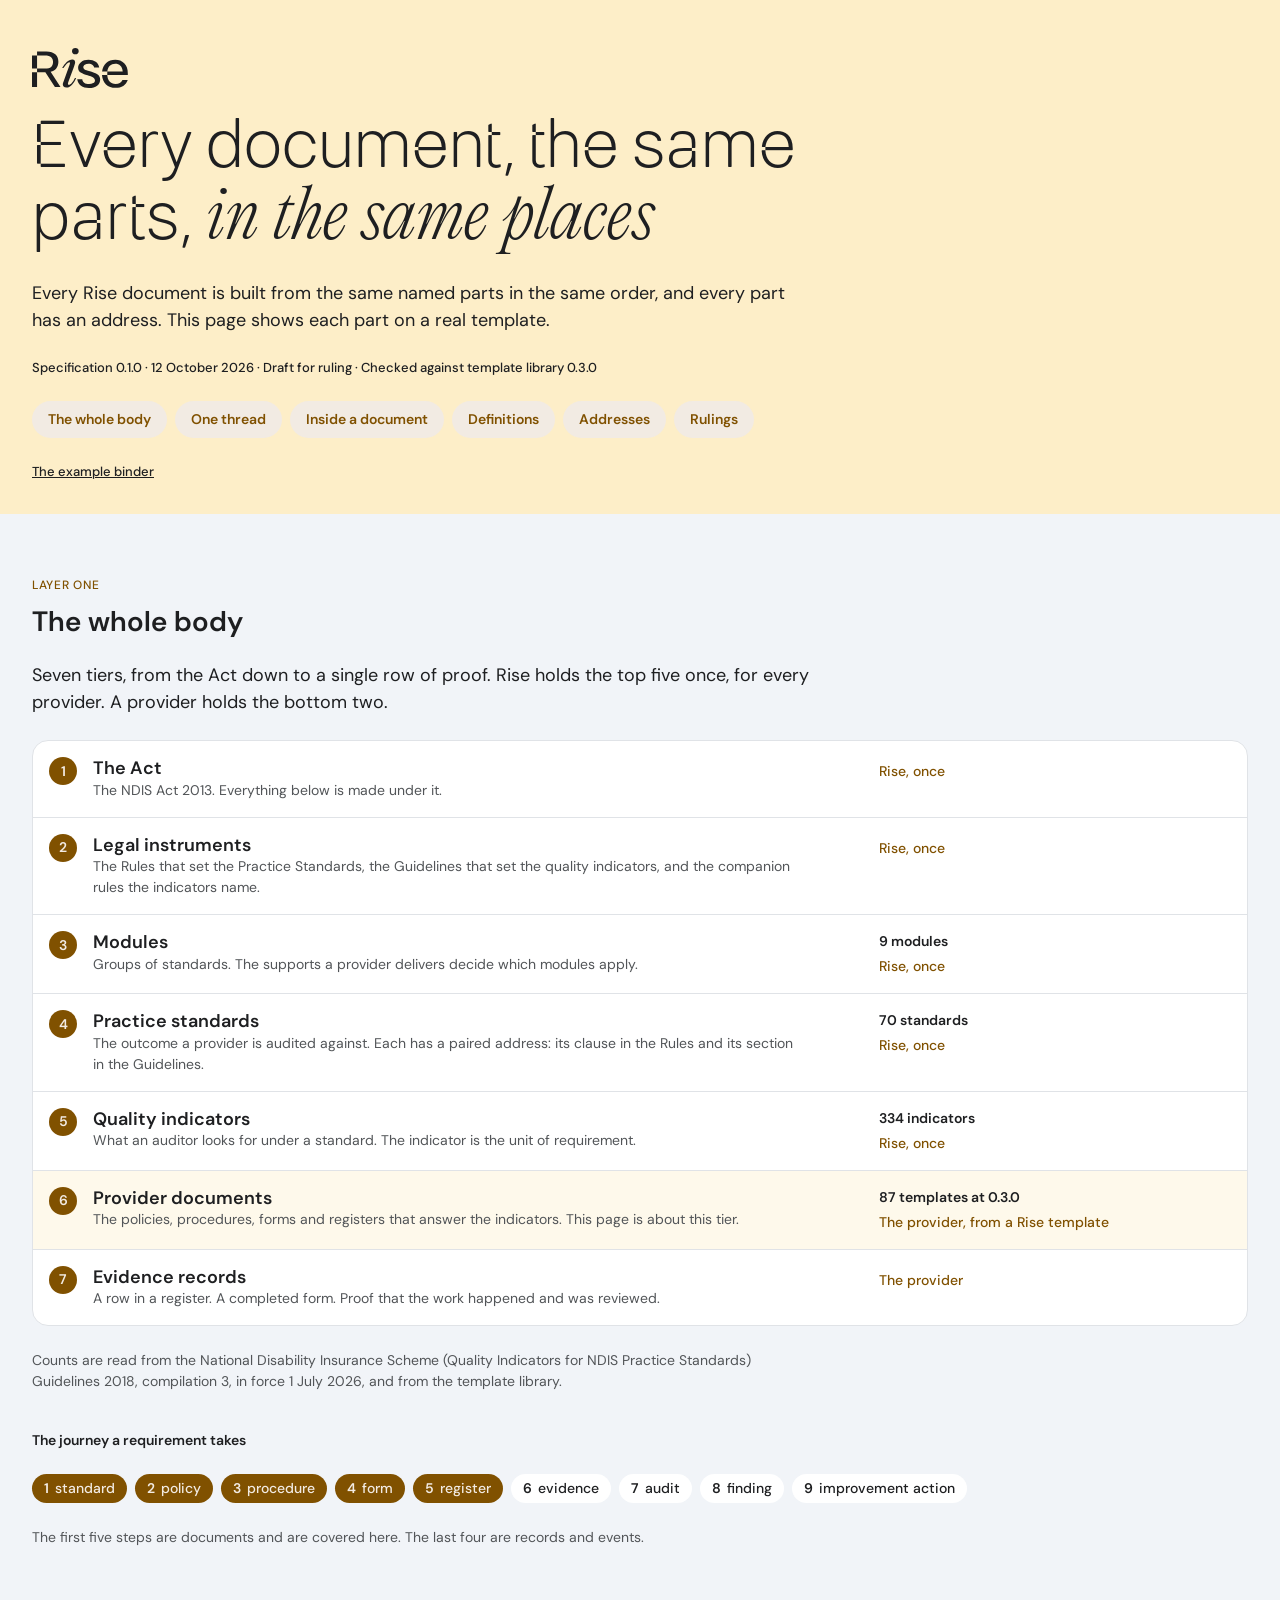
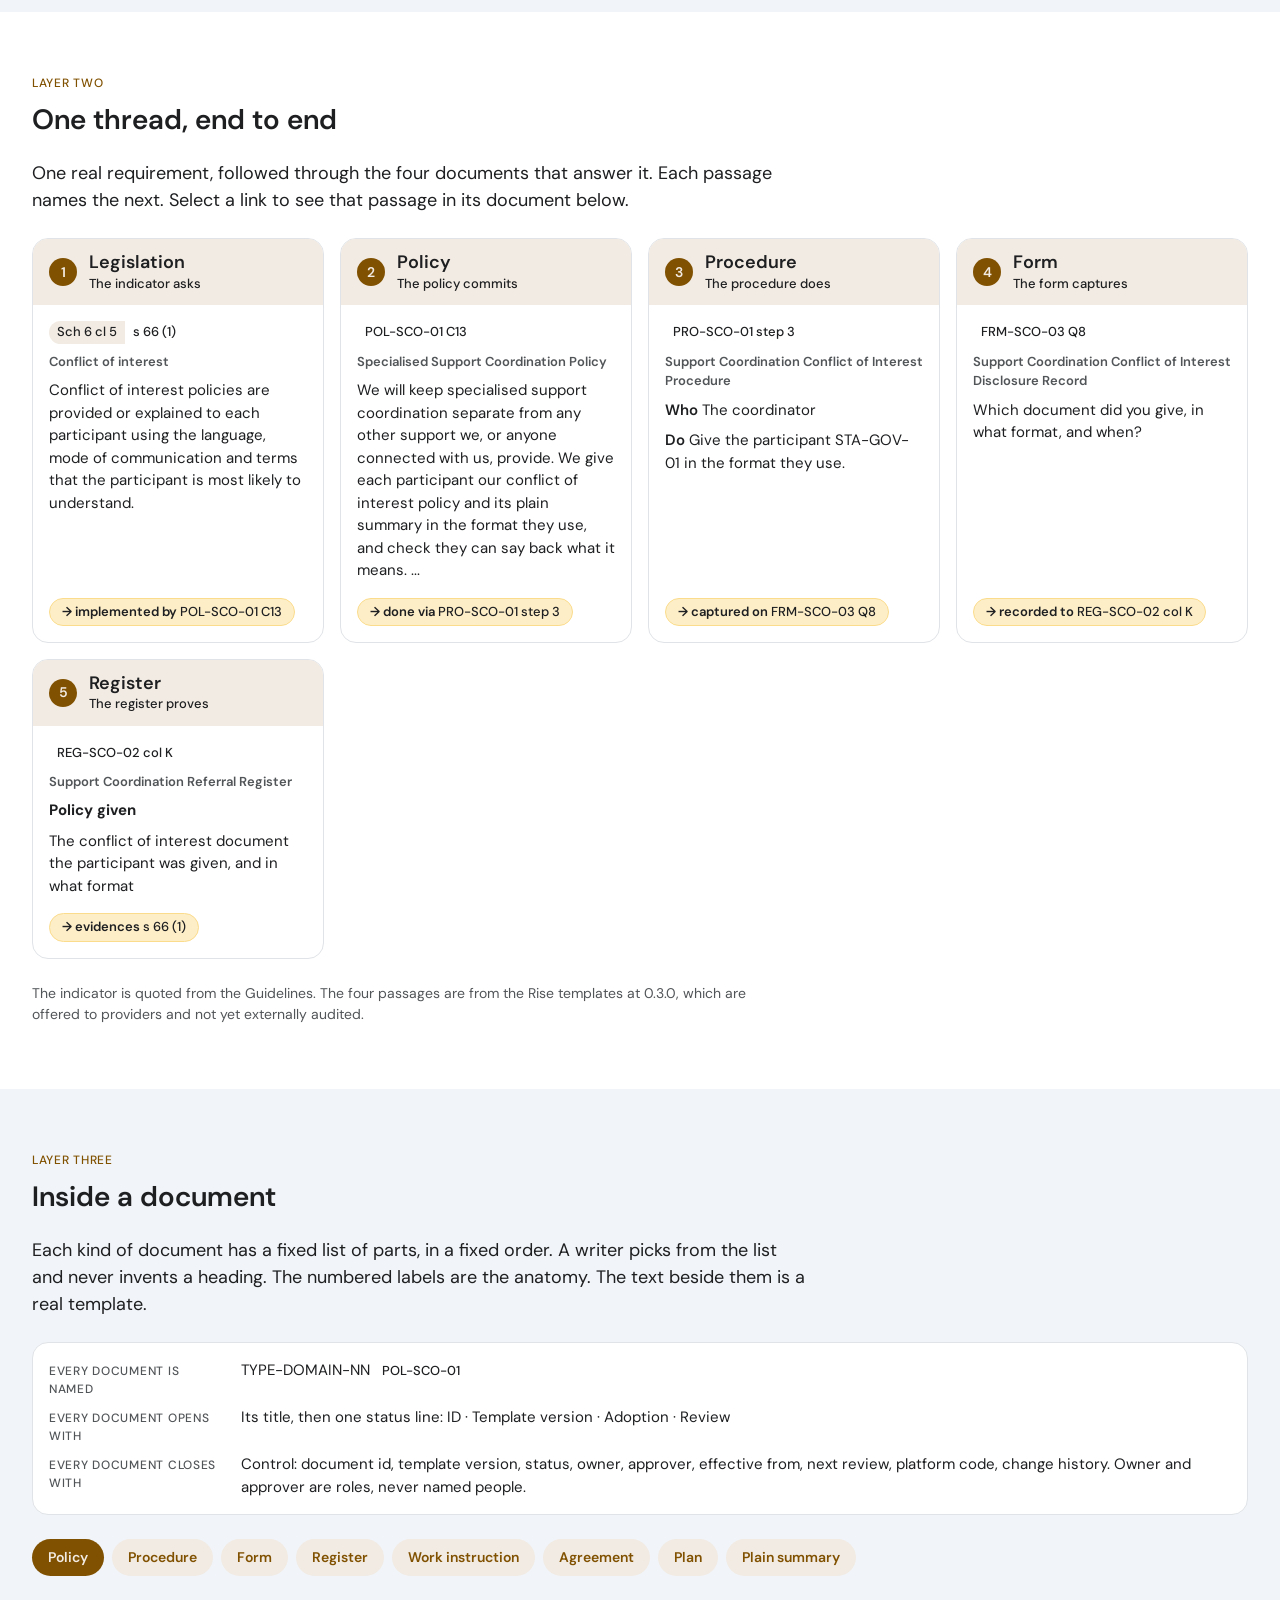
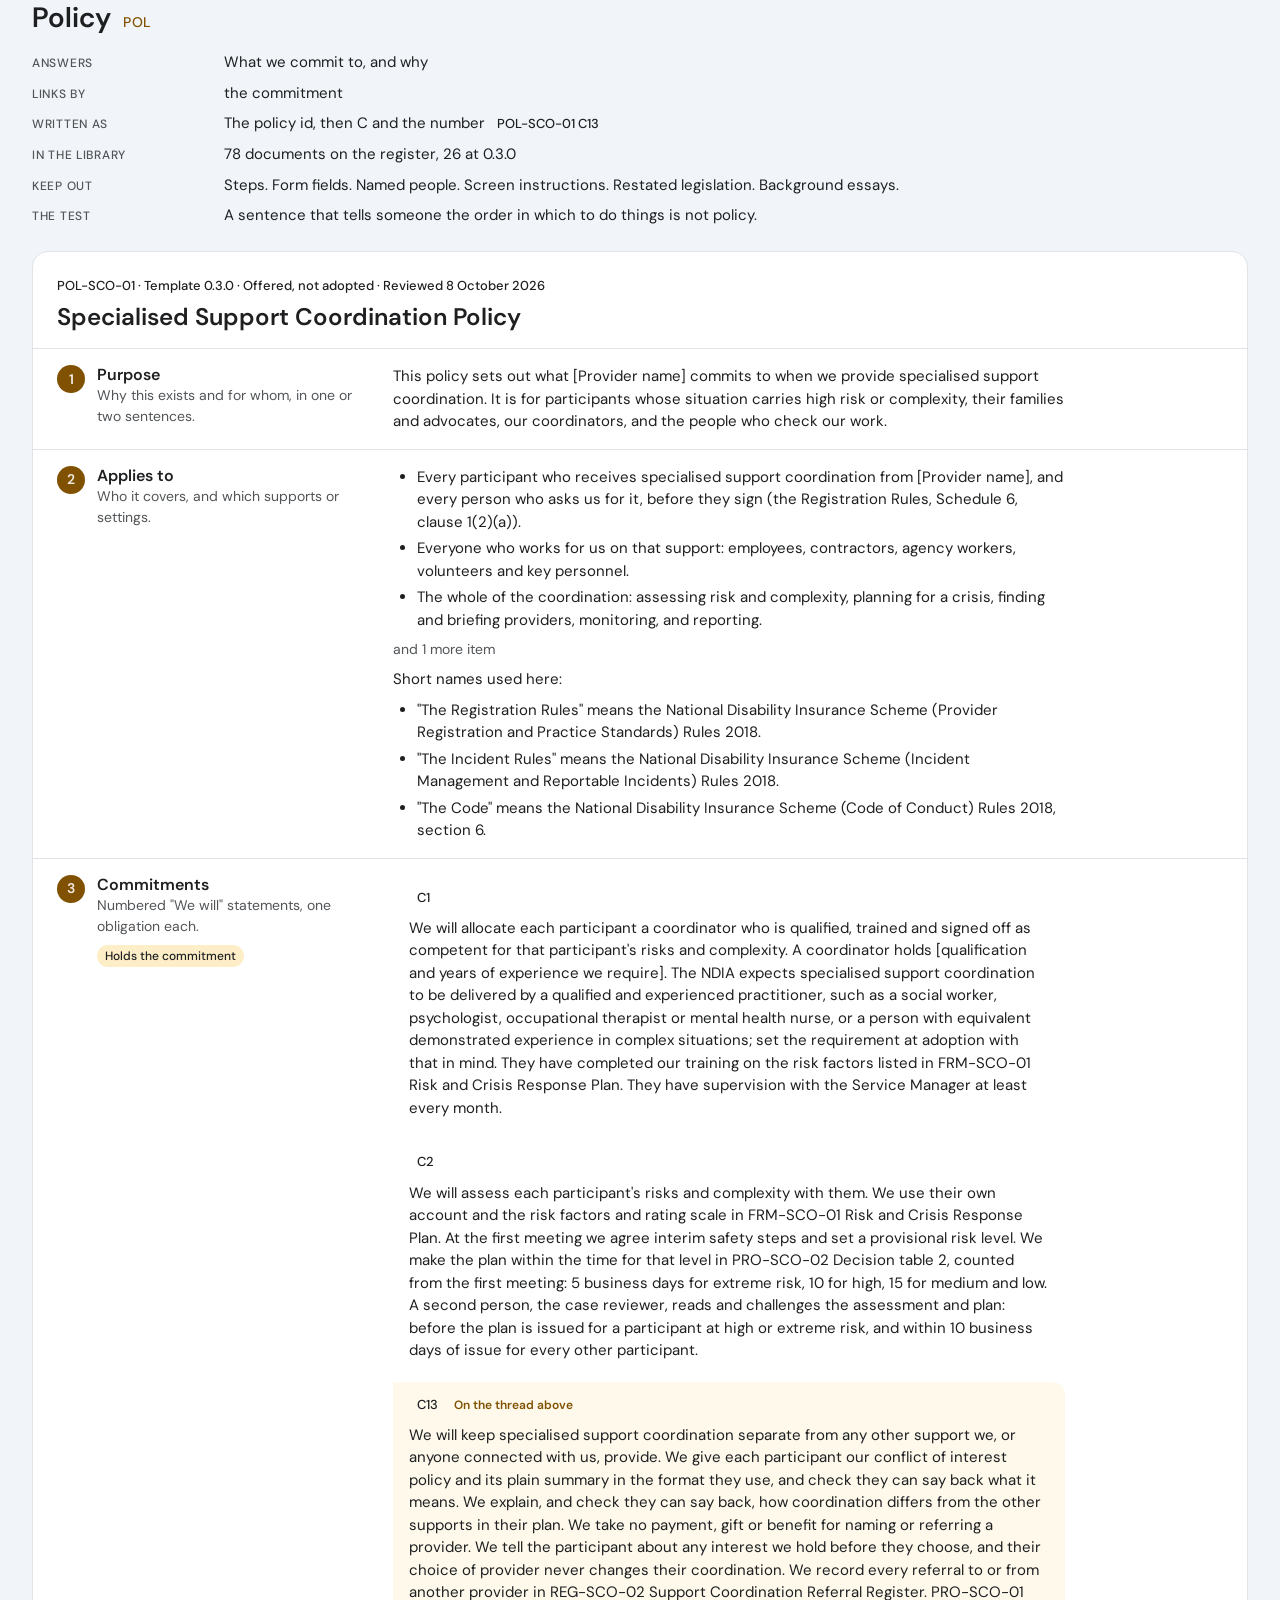
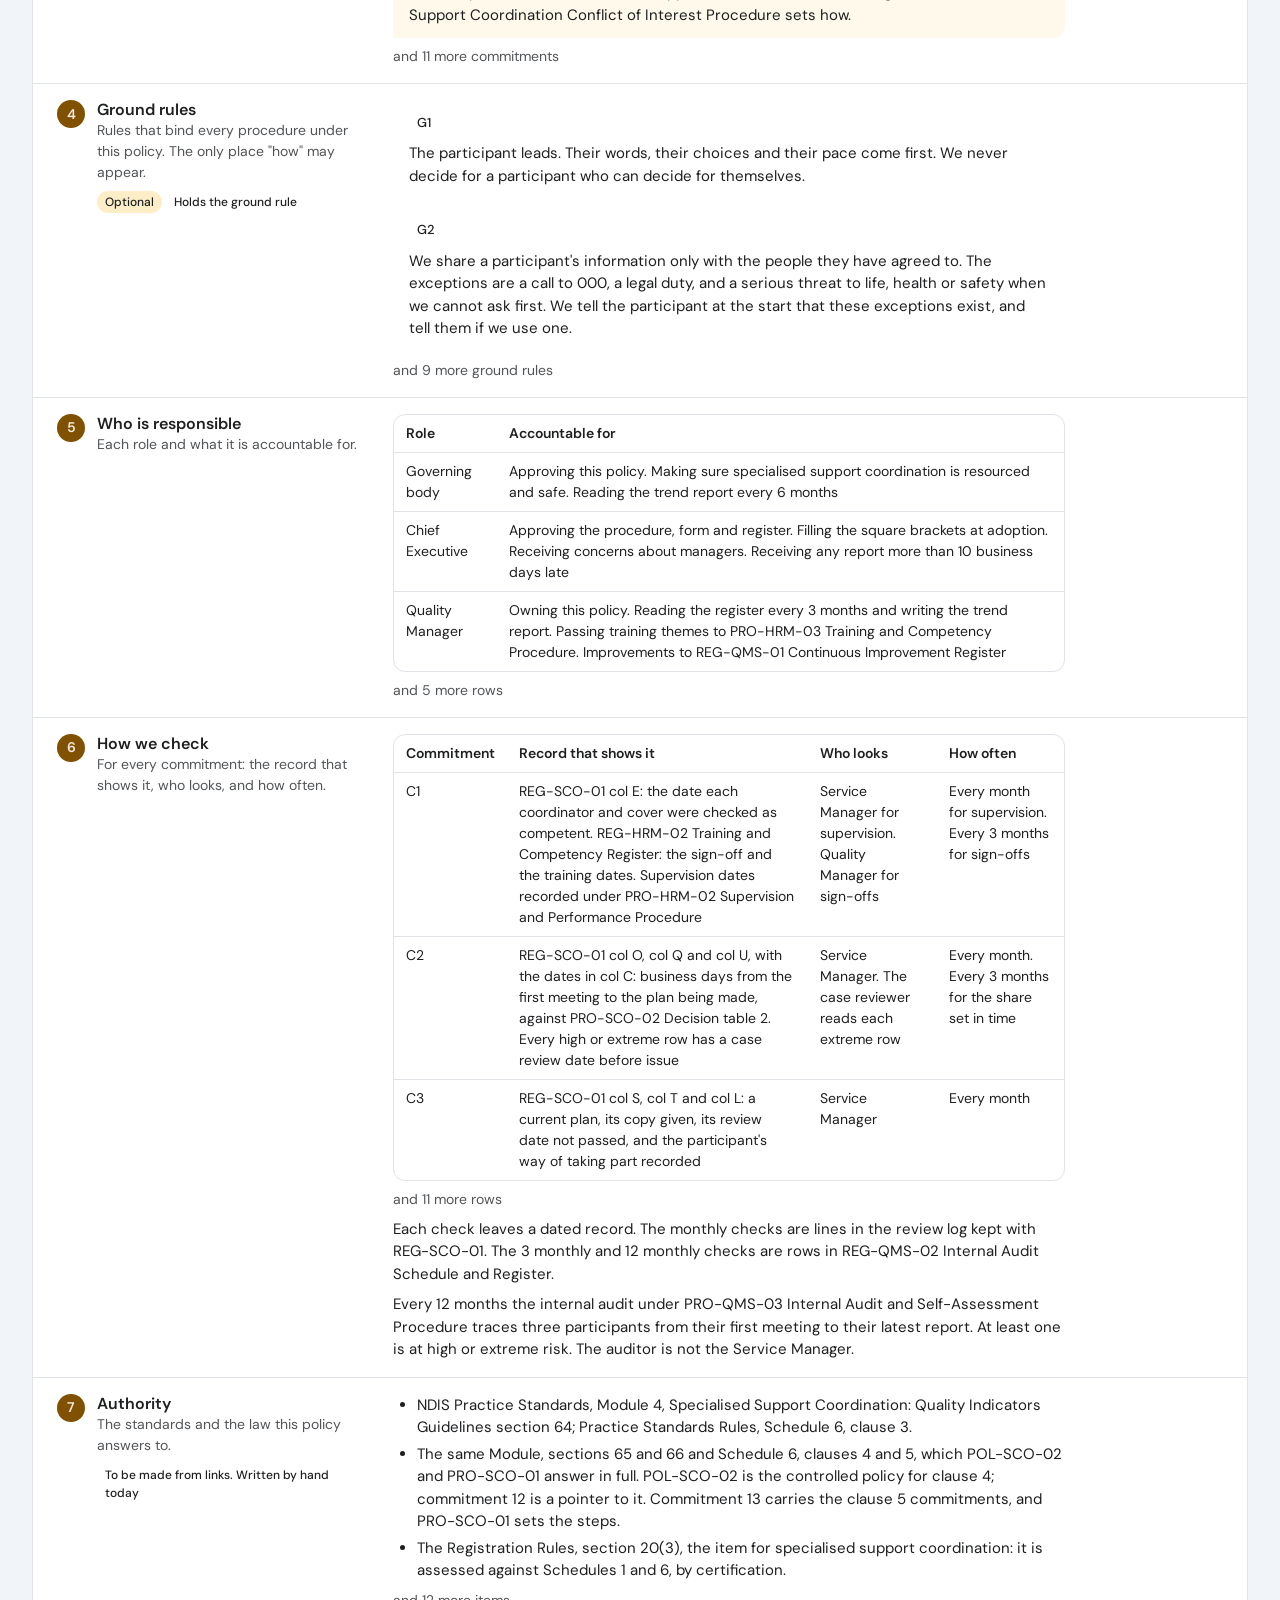
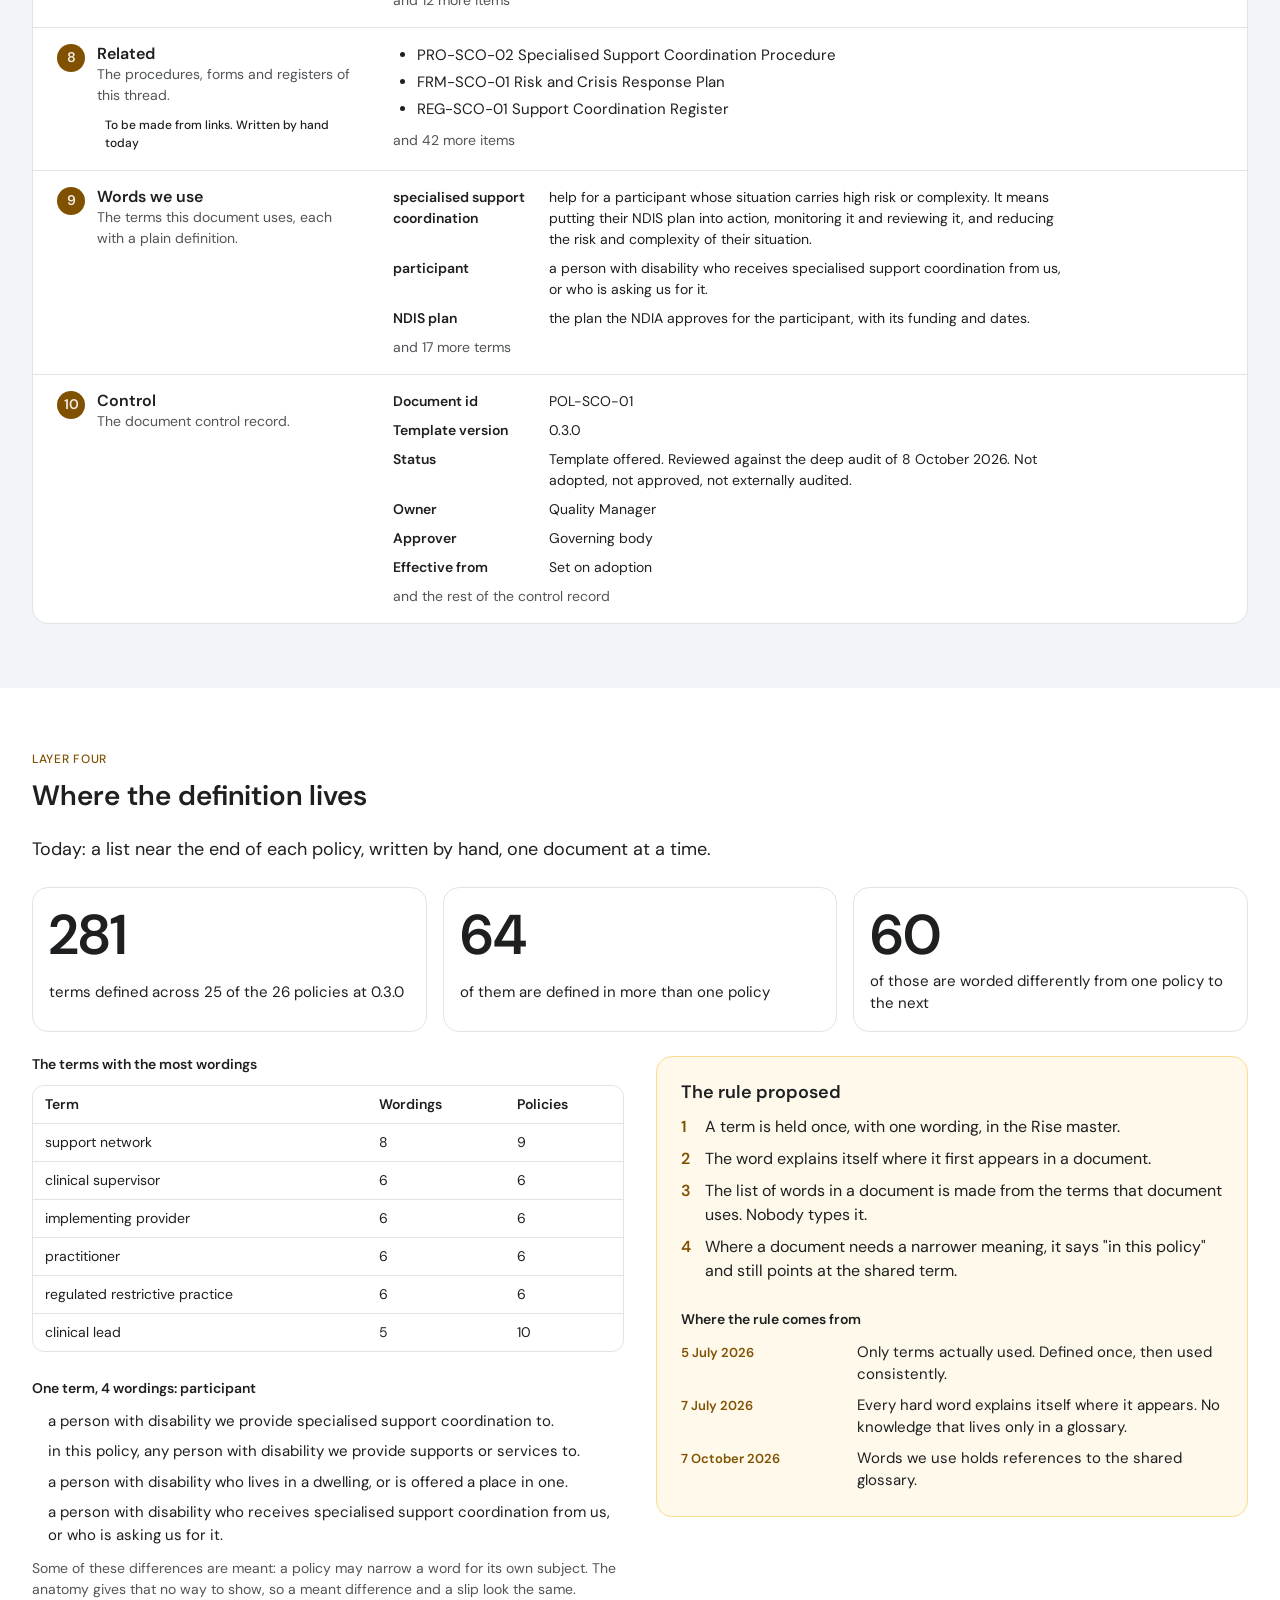
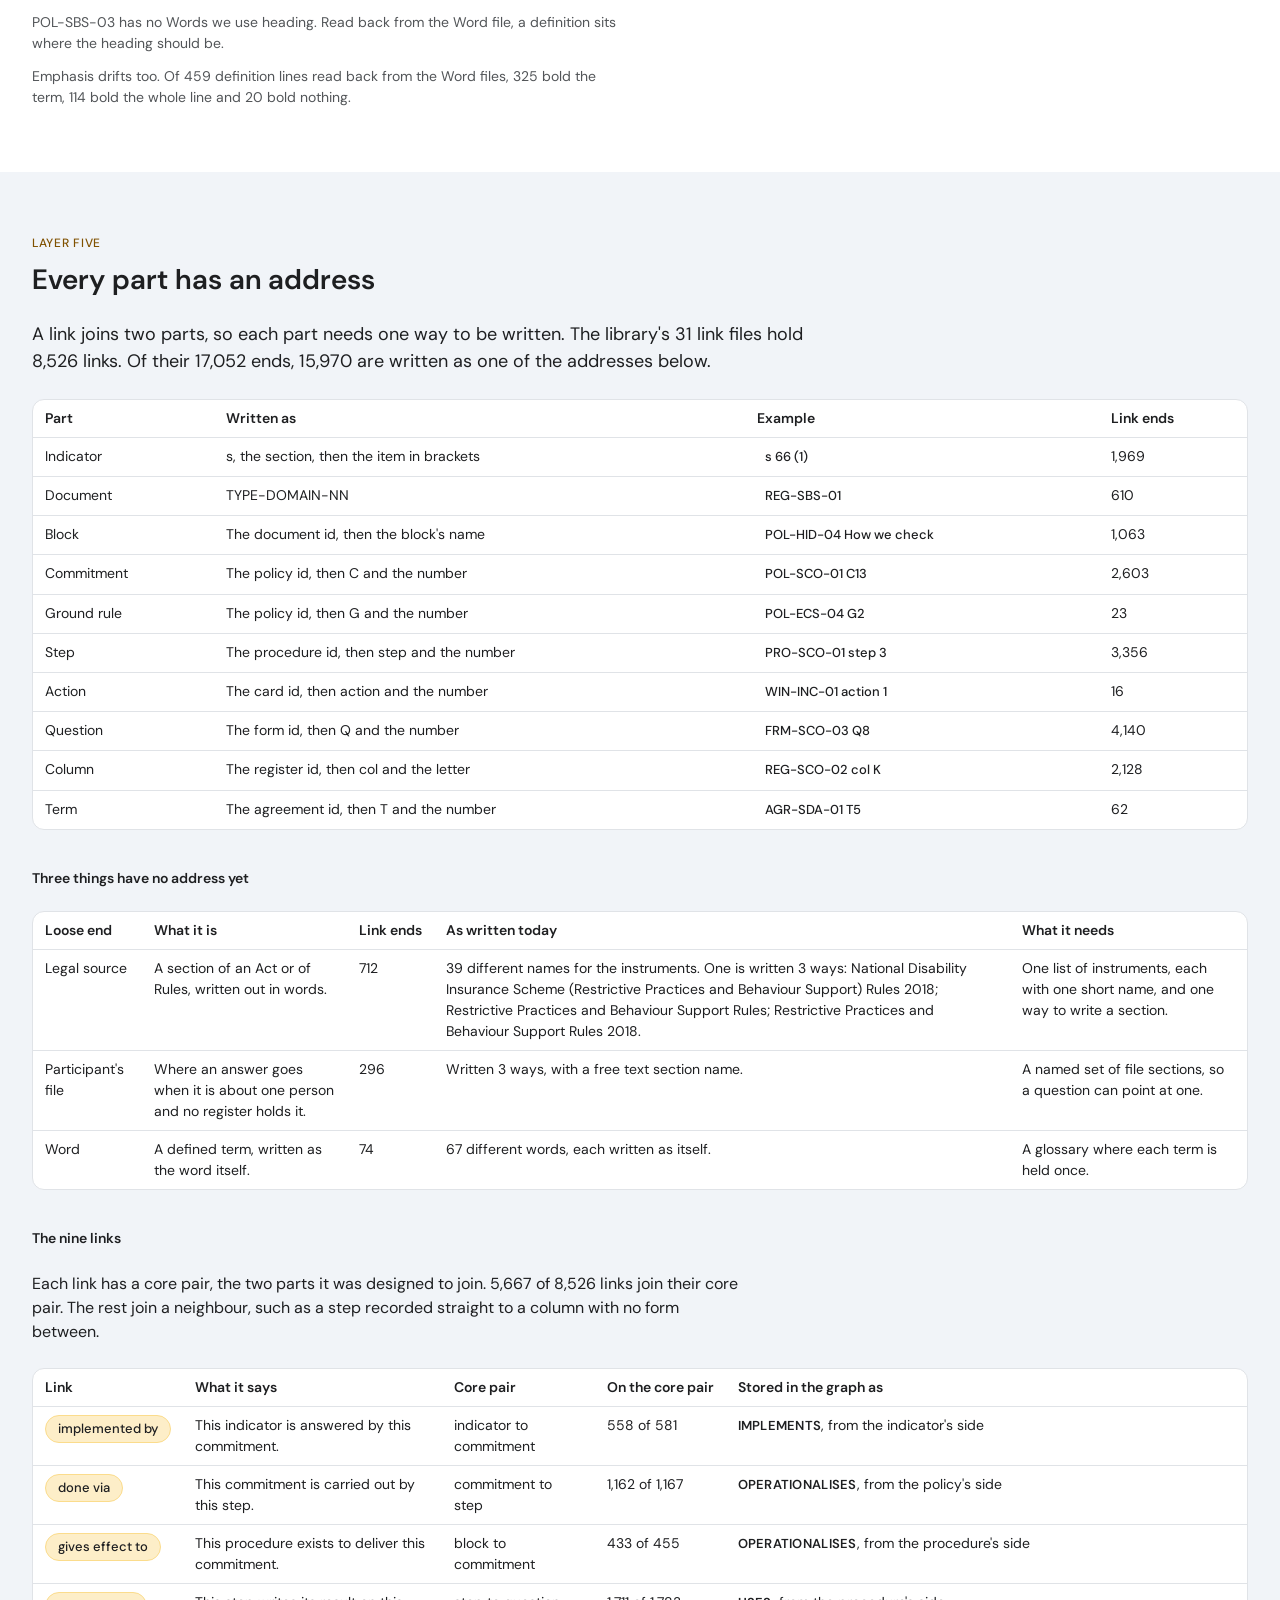
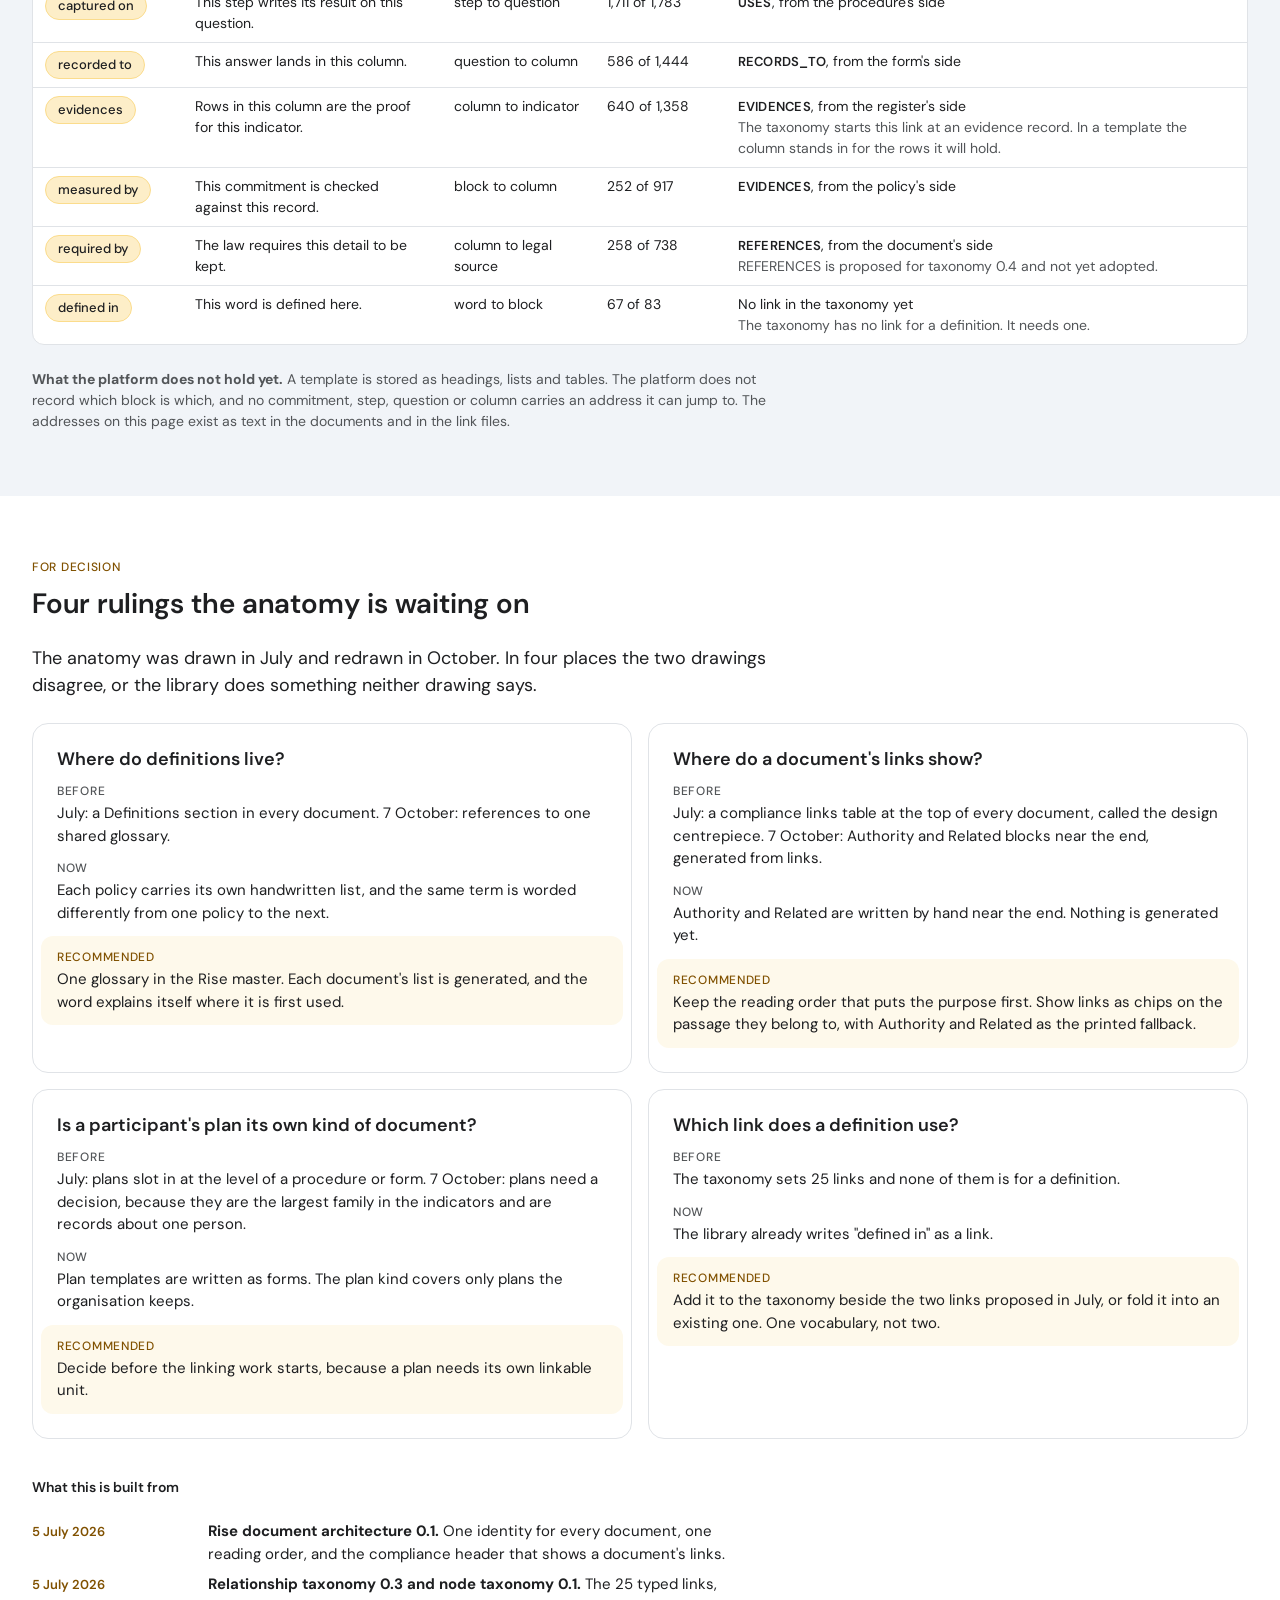
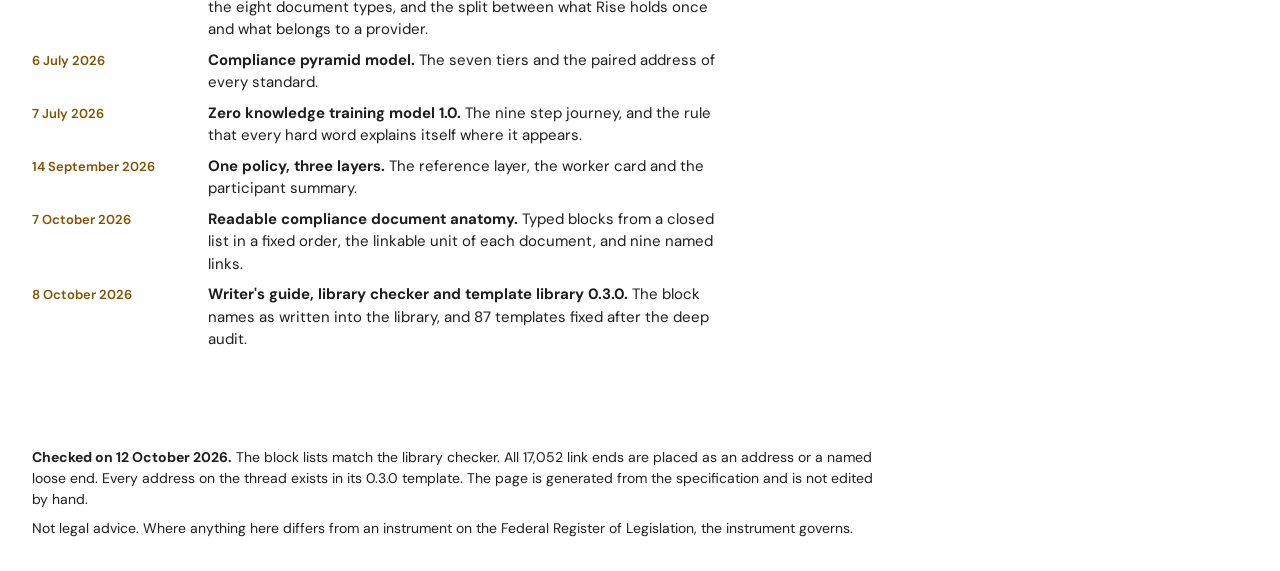
<file: anatomy.html>
<!doctype html><html lang="en"><head><meta charset="utf-8"><meta name="viewport" content="width=device-width,initial-scale=1,viewport-fit=cover"><meta name="robots" content="noindex, nofollow"><style>:root{color-scheme:light}body{margin:0}img{max-width:100%}[hidden]{display:none!important}</style>
<title>Rise document anatomy</title>
<link rel="preconnect" href="https://fonts.googleapis.com">
<link rel="stylesheet" href="https://fonts.googleapis.com/css2?family=DM+Sans:opsz,wght@9..40,400;9..40,500;9..40,600&display=swap">
<style>
:root{--neutral-0:#ffffff;--neutral-50:#f1f4f8;--neutral-100:#e0e3e7;--neutral-200:#c7cace;--neutral-400:#525558;--neutral-500:#3c3e41;--neutral-600:#2d2f32;--neutral-700:#1e1f21;--primary-50:#fef9eb;--primary-100:#fdeec8;--primary-300:#fbdc8c;--primary-500:#f9c85f;--primary-700:#f7aa22;--error-50:#ffe5ea;--error-100:#ffccd5;--error-300:#ffa2b4;--error-500:#fe7a95;--error-700:#f84971;--error-900:#7d2036;--success-50:#b4f9e7;--success-100:#63f2cd;--success-300:#25e2b8;--success-500:#00cda6;--success-700:#00a485;--success-900:#006652;--warning-50:#fdeace;--warning-100:#fcdbac;--warning-300:#f9c178;--warning-500:#f59432;--warning-700:#e46512;--warning-900:#9a420a;--info-100:#9ef4ff;--info-300:#5be8ff;--info-400:#38daff;--info-500:#00d0ff;--info-700:#00b6e5;--info-900:#006782;--brown-50:#faf6f0;--brown-100:#f2ebe3;--brown-300:#d9b98a;--brown-500:#805100;--brown-700:#573700;--spacing-s1:0.125rem;--spacing-s2:0.25rem;--spacing-s3:0.5rem;--spacing-s4:0.75rem;--spacing-s5:1rem;--spacing-s6:1.5rem;--spacing-s7:2rem;--spacing-s8:3rem;--spacing-s9:4rem;--spacing-s10:8rem;--container-shell:97.5rem;--container-column:47.5rem;--container-sheet:48rem;--container-sheet-panel:76.25rem;--radius-xs:var(--spacing-s2);--radius-sm:var(--spacing-s3);--radius-md:var(--spacing-s4);--radius-lg:var(--spacing-s5);--radius-hero:var(--spacing-s6);--radius-xl:var(--spacing-s7);--radius-full:9999px;--duration-fast:150ms;--duration-normal:250ms;--duration-slow:400ms;--ease-out:cubic-bezier(0, 0, 0.2, 1);--ease-in:cubic-bezier(0.4, 0, 1, 1);--ease-in-out:cubic-bezier(0.4, 0, 0.2, 1);--duration-reveal:700ms;--duration-scene:1100ms;--ease-wipe:cubic-bezier(0.77, 0, 0.175, 1);--tw-duration:var(--duration-slow);--background:var(--neutral-0);--foreground:var(--neutral-700);--card:var(--neutral-0);--card-foreground:var(--neutral-700);--popover:var(--neutral-0);--popover-foreground:var(--neutral-700);--primary:var(--primary-500);--primary-foreground:var(--neutral-700);--muted:var(--neutral-50);--muted-foreground:var(--neutral-400);--accent:var(--neutral-100);--destructive:var(--error-700);--destructive-surface:var(--error-100);--error-deep:var(--error-900);--info-deep:var(--info-900);--destructive-foreground:var(--neutral-0);--success:var(--success-500);--warning:var(--warning-500);--info:var(--info-500);--info-foreground:var(--neutral-700);--primary-solid:var(--primary-700);--primary-solid-foreground:var(--neutral-700);--primary-soft:var(--primary-300);--primary-soft-foreground:var(--neutral-700);--success-solid:var(--success-300);--success-solid-foreground:var(--neutral-700);--success-soft:var(--success-100);--success-soft-foreground:var(--neutral-700);--info-solid:var(--info-500);--info-solid-foreground:var(--neutral-500);--info-soft:var(--info-300);--info-soft-foreground:var(--neutral-700);--warning-solid:var(--warning-500);--warning-solid-foreground:var(--neutral-700);--warning-soft:var(--warning-300);--warning-soft-foreground:var(--neutral-700);--destructive-solid:var(--error-700);--destructive-solid-foreground:var(--neutral-0);--destructive-soft:var(--error-300);--destructive-soft-foreground:var(--neutral-700);--neutral-solid:var(--neutral-600);--neutral-solid-foreground:var(--neutral-0);--neutral-soft:var(--neutral-50);--neutral-soft-foreground:var(--neutral-700);--tab-soft:var(--brown-100);--tab-soft-foreground:var(--brown-500);--tab-solid:var(--brown-500);--tab-solid-foreground:var(--brown-100);--ink:var(--brown-500);--surface-warm:var(--brown-100);--surface-warm-subtle:var(--brown-50);--surface-warm-foreground:var(--brown-700);--primary-subtle:var(--primary-50);--primary-subtle-foreground:var(--brown-500);--primary-surface:var(--primary-100);--success-subtle:var(--success-50);--success-subtle-foreground:var(--success-900);--info-subtle:var(--info-100);--info-subtle-foreground:var(--info-900);--warning-subtle:var(--warning-50);--warning-subtle-foreground:var(--warning-900);--destructive-subtle:var(--error-50);--destructive-subtle-foreground:var(--error-900);--neutral-subtle:var(--neutral-100);--neutral-subtle-foreground:var(--neutral-700);--border:var(--neutral-100);--input:var(--neutral-400);--ring:var(--neutral-400)}
/* Layout: an atlas. One shell-wide column, peeled a layer at a time: the whole body, one
 * thread, one document, one word, one address. Colour comes only from the platform tokens
 * above; the tab family carries structure, amber carries the thread. One light theme, as
 * the platform has. */
@font-face { font-family: "Rounded"; src: url("fonts/Rounded-Light.woff2") format("woff2"); font-weight: 300; font-display: swap; }
@font-face { font-family: "Editorial New"; src: url("fonts/EditorialNew-UltralightItalic.woff2") format("woff2"); font-weight: 200; font-style: italic; font-display: swap; }

:root {
  --font-sans: "DM Sans", ui-sans-serif, system-ui, sans-serif;
  --font-display: "Rounded", "DM Sans", ui-rounded, system-ui, sans-serif;
  --font-editorial: "Editorial New", Georgia, serif;
  --gutter: var(--spacing-s5);
  color-scheme: light;
}
@media (min-width: 48rem) { :root { --gutter: var(--spacing-s7); } }

*, *::before, *::after { box-sizing: border-box; }
body { background: var(--background); color: var(--foreground); font-family: var(--font-sans); font-size: 1rem; line-height: 1.5; }
h1, h2, h3, h4, p, ol, ul, dl, dd, figure { margin: 0; }
ol, ul { padding: 0; list-style: none; }
a { color: inherit; }
:focus-visible { outline: 2px solid var(--ring); outline-offset: 2px; }

.shell { max-width: var(--container-shell); margin-inline: auto; padding-inline: var(--gutter); }
section { padding-block: var(--spacing-s9); }
section > .shell { display: grid; gap: var(--spacing-s6); }
section > .shell > * { min-width: 0; }
.band { background: var(--muted); }

/* ---- type roles */
h1 { font-family: var(--font-display); font-weight: 300; font-size: clamp(2.25rem, 5.2vw, 4.5rem); line-height: 1.08; text-wrap: balance; max-width: 18ch; }
h1 em { font-family: var(--font-editorial); font-style: italic; font-weight: 200; }
h2 { font-size: 1.75rem; line-height: 1.2; font-weight: 600; text-wrap: balance; }
h3 { font-size: 1.125rem; line-height: 1.25; font-weight: 600; }
h4 { font-size: 1rem; line-height: 1.25; font-weight: 600; }
.minor { font-size: 0.875rem; font-weight: 600; margin-top: var(--spacing-s5); }
.eyebrow { font-size: 0.75rem; line-height: 1.25; font-weight: 500; letter-spacing: 0.06em; text-transform: uppercase; color: var(--tab-soft-foreground); margin-bottom: calc(var(--spacing-s4) * -1); }
.lede { font-size: 1.125rem; max-width: 65ch; color: var(--foreground); }
.lede.small { font-size: 1rem; }
.note, .more, .quiet { font-size: 0.875rem; color: var(--muted-foreground); max-width: 75ch; }
.more { margin-top: var(--spacing-s3); }
.sub { font-size: 0.75rem; font-weight: 500; letter-spacing: 0.06em; text-transform: uppercase; color: var(--muted-foreground); margin-top: var(--spacing-s4); }

/* ---- shared marks */
.spine { flex: none; display: inline-grid; place-items: center; width: 1.75rem; height: 1.75rem; border-radius: var(--radius-full); background: var(--tab-solid); color: var(--tab-solid-foreground); font-size: 0.875rem; font-weight: 600; font-variant-numeric: tabular-nums; }
.stamp { display: inline-block; padding: var(--spacing-s1) var(--spacing-s3); border-radius: var(--radius-full); border: 1px solid var(--tab); background: var(--tab-subtle); color: var(--tab-subtle-foreground); font-size: 0.8125rem; line-height: 1.4; font-weight: 500; font-variant-numeric: tabular-nums; white-space: nowrap; }
.pair { display: inline-flex; }
.pair .stamp:first-child { border-radius: var(--radius-full) 0 0 var(--radius-full); border-right: 0; background: var(--tab-soft); }
.pair .stamp:last-child { border-radius: 0 var(--radius-full) var(--radius-full) 0; }
.chip { display: inline-block; padding: var(--spacing-s2) var(--spacing-s4); border-radius: var(--radius-full); border: 1px solid var(--primary-soft); background: var(--primary-surface); color: var(--foreground); font-size: 0.8125rem; line-height: 1.4; font-weight: 500; text-decoration: none; transition: background var(--duration-fast) var(--ease-out); }
a.chip:hover { background: var(--primary-soft); }
.chip-link { font-weight: 600; }
a.chip .chip-link::before { content: "\2192\00a0"; }
.chip.is-static { white-space: nowrap; }
.edge { font-weight: 600; font-size: 0.8125rem; letter-spacing: 0.02em; }

.head { display: flex; flex-wrap: wrap; gap: var(--spacing-s3) var(--spacing-s5); align-items: center; justify-content: space-between; }
.head > :first-child { min-width: 0; }
.comment { flex: none; font: inherit; font-size: 0.75rem; line-height: 1.4; font-weight: 600; cursor: pointer; padding: var(--spacing-s1) var(--spacing-s4); border-radius: var(--radius-full); border: 1px solid var(--tab); background: var(--card); color: var(--tab-soft-foreground); transition: background var(--duration-fast) var(--ease-out); }
.comment:hover { background: var(--tab-soft); }
.block-label .comment { margin-top: var(--spacing-s3); }
.pane > footer { display: flex; flex-wrap: wrap; gap: var(--spacing-s3); align-items: center; justify-content: space-between; }

.scroll { overflow-x: auto; border: 1px solid var(--border); border-radius: var(--radius-md); background: var(--card); }
table { border-collapse: collapse; width: 100%; font-size: 0.875rem; }
th, td { padding: var(--spacing-s3) var(--spacing-s4); text-align: left; vertical-align: top; border-bottom: 1px solid var(--border); }
tbody tr:last-child td { border-bottom: 0; }
th { background: var(--tab-subtle); color: var(--tab-subtle-foreground); font-weight: 600; white-space: nowrap; }
td { font-variant-numeric: tabular-nums; }

/* ---- masthead */
.masthead { background: var(--primary-surface); padding-block: var(--spacing-s8) var(--spacing-s7); }
.masthead .shell { display: grid; gap: var(--spacing-s6); }
.wordmark { width: 6rem; height: auto; color: var(--foreground); }
.status-line { font-size: 0.8125rem; font-weight: 500; color: var(--tab-subtle-foreground); font-variant-numeric: tabular-nums; }
.masthead nav { display: flex; flex-wrap: wrap; gap: var(--spacing-s3); }
.masthead nav a { padding: var(--spacing-s3) var(--spacing-s5); border-radius: var(--radius-full); background: var(--tab-soft); color: var(--tab-soft-foreground); font-size: 0.875rem; font-weight: 600; text-decoration: none; transition: background var(--duration-fast) var(--ease-out), color var(--duration-fast) var(--ease-out); }
.masthead nav a:hover { background: var(--tab-solid); color: var(--tab-solid-foreground); }

/* ---- layer one: the tiers */
.tiers { display: grid; background: var(--card); border: 1px solid var(--border); border-radius: var(--radius-lg); overflow: hidden; }
.tier { display: grid; grid-template-columns: auto minmax(0, 1fr); gap: var(--spacing-s3) var(--spacing-s5); padding: var(--spacing-s5); border-bottom: 1px solid var(--border); }
.tier:last-child { border-bottom: 0; }
.tier.is-here { background: var(--primary-subtle); }
.tier-what p { font-size: 0.875rem; color: var(--muted-foreground); max-width: 70ch; }
.tier-facts { grid-column: 2; display: flex; flex-wrap: wrap; gap: var(--spacing-s2) var(--spacing-s5); font-size: 0.875rem; }
.tier-facts .count { font-weight: 600; font-variant-numeric: tabular-nums; }
.tier-facts .held { color: var(--tab-soft-foreground); font-weight: 500; }
@media (min-width: 60rem) {
  .tier { grid-template-columns: auto minmax(0, 1fr) 22rem; align-items: start; }
  .tier-facts { grid-column: 3; flex-direction: column; }
}
.journey { display: flex; flex-wrap: wrap; gap: var(--spacing-s3); counter-reset: step; }
.journey li { counter-increment: step; padding: var(--spacing-s2) var(--spacing-s4); border-radius: var(--radius-full); font-size: 0.875rem; font-weight: 500; border: 1px solid var(--tab); }
.journey li::before { content: counter(step) "\00a0\00a0"; font-weight: 600; font-variant-numeric: tabular-nums; }
.journey .is-doc { background: var(--tab-solid); color: var(--tab-solid-foreground); border-color: var(--tab-solid); }
.journey .is-record { background: var(--card); color: var(--tab-subtle-foreground); }

/* ---- layer two: the thread */
.panes { display: grid; gap: var(--spacing-s5); grid-template-columns: repeat(auto-fit, minmax(min(100%, 15rem), 1fr)); }
.pane { display: grid; grid-template-rows: auto 1fr auto; border: 1px solid var(--border); border-radius: var(--radius-lg); overflow: hidden; background: var(--card); min-width: 0; }
.pane > header { display: flex; gap: var(--spacing-s4); align-items: center; padding: var(--spacing-s4) var(--spacing-s5); background: var(--tab-soft); color: var(--tab-subtle-foreground); }
.pane .verb { font-size: 0.8125rem; font-weight: 500; }
.pane-body { display: grid; gap: var(--spacing-s3); align-content: start; justify-items: start; padding: var(--spacing-s5); font-size: 0.9375rem; }
.pane-title { font-size: 0.8125rem; font-weight: 600; color: var(--muted-foreground); }
.slot-name { font-weight: 600; }
.pane > footer { padding: 0 var(--spacing-s5) var(--spacing-s5); }

/* ---- layer three: inside a document */
.facts { display: grid; gap: var(--spacing-s3); font-size: 0.9375rem; }
.facts > div { display: grid; grid-template-columns: minmax(0, 1fr); gap: var(--spacing-s1); }
.facts dt { font-size: 0.75rem; font-weight: 500; letter-spacing: 0.06em; text-transform: uppercase; color: var(--muted-foreground); }
@media (min-width: 40rem) { .facts > div { grid-template-columns: 11rem minmax(0, 1fr); gap: var(--spacing-s5); align-items: baseline; } }
.identity { background: var(--card); border: 1px solid var(--border); border-radius: var(--radius-lg); padding: var(--spacing-s5); }

.tabs { display: flex; flex-wrap: wrap; gap: var(--spacing-s3); }
.tabs button { font: inherit; font-size: 0.875rem; font-weight: 600; cursor: pointer; padding: var(--spacing-s3) var(--spacing-s5); border: 0; border-radius: var(--radius-full); background: var(--tab-soft); color: var(--tab-soft-foreground); transition: background var(--duration-fast) var(--ease-out), color var(--duration-fast) var(--ease-out); }
.tabs button:hover { background: var(--tab); color: var(--tab-foreground); }
.tabs button[aria-selected="true"] { background: var(--tab-solid); color: var(--tab-solid-foreground); }

.panel { display: grid; gap: var(--spacing-s6); align-items: start; scroll-margin-top: var(--spacing-s5); }
.panel + .panel { margin-top: var(--spacing-s8); }
.panel-intro { display: grid; gap: var(--spacing-s5); min-width: 0; }
.panel-intro h3 { font-size: 1.75rem; }
.code { margin-left: var(--spacing-s4); font-size: 0.875rem; font-weight: 500; color: var(--tab-soft-foreground); letter-spacing: 0.04em; }
@media (min-width: 90rem) {
  .panel { grid-template-columns: 26rem minmax(0, 1fr); }
  .panel-intro { position: sticky; top: var(--spacing-s6); }
  .panel-intro .facts > div { grid-template-columns: minmax(0, 1fr); gap: var(--spacing-s1); }
}

.sheet { background: var(--card); border: 1px solid var(--border); border-radius: var(--radius-lg); min-width: 0; }
.sheet-head { padding: var(--spacing-s6) var(--spacing-s6) var(--spacing-s5); border-bottom: 1px solid var(--border); display: grid; gap: var(--spacing-s3); }
.sheet-title { font-size: 1.5rem; line-height: 1.2; font-weight: 600; text-wrap: balance; }
.is-bare .sheet-title { font-size: 1rem; font-weight: 400; color: var(--muted-foreground); }
.sheet > .note { padding: var(--spacing-s5) var(--spacing-s6); border-top: 1px solid var(--border); max-width: none; }
.block { display: grid; gap: var(--spacing-s4); padding: var(--spacing-s5) var(--spacing-s6); border-bottom: 1px solid var(--border); }
.block:last-child { border-bottom: 0; }
.block-label { display: flex; gap: var(--spacing-s4); align-items: flex-start; min-width: 0; }
.block-label p { font-size: 0.875rem; color: var(--muted-foreground); }
.tags { display: flex; flex-wrap: wrap; gap: var(--spacing-s2); margin-top: var(--spacing-s3); }
.tags li { padding: var(--spacing-s1) var(--spacing-s3); border-radius: var(--radius-full); background: var(--tab-subtle); color: var(--tab-subtle-foreground); font-size: 0.75rem; font-weight: 500; }
.block.has-unit .tags li:first-child, .block.has-unit .tags li:nth-child(2):not(:last-child) { background: var(--primary-surface); color: var(--foreground); }
.block-content { display: grid; gap: var(--spacing-s3); min-width: 0; max-width: 42rem; font-size: 0.9375rem; }
.block-content ul, .block-content ol { display: grid; gap: var(--spacing-s2); padding-left: var(--spacing-s6); }
.block-content ul { list-style: disc; }
.block-content ol { list-style: decimal; }
.block-content .more { margin-top: 0; }
@media (min-width: 60rem) {
  .sheet:not(.is-bare) .block { grid-template-columns: 19rem minmax(0, 1fr); gap: var(--spacing-s7); }
}
@media (max-width: 39.99rem) {
  .sheet-head, .block, .sheet > .note { padding-inline: var(--spacing-s5); }
}

.unit { display: grid; gap: var(--spacing-s3); padding: var(--spacing-s4) var(--spacing-s5); border-left: 3px solid var(--tab); background: var(--tab-subtle); border-radius: 0 var(--radius-md) var(--radius-md) 0; scroll-margin-top: var(--spacing-s8); transition: background var(--duration-slow) var(--ease-out); }
.unit.is-thread { border-left-color: var(--primary-solid); background: var(--primary-subtle); }
.unit.is-lit, .pane.is-lit { background: var(--primary-soft); }
.unit > header { display: flex; flex-wrap: wrap; gap: var(--spacing-s3); align-items: center; }
.on-thread { font-size: 0.75rem; font-weight: 600; color: var(--tab-soft-foreground); }
.slots, .words { display: grid; gap: var(--spacing-s3); font-size: 0.875rem; }
.slots > div, .words > div { display: grid; grid-template-columns: minmax(0, 1fr); gap: var(--spacing-s1); }
.slots dt, .words dt { font-weight: 600; }
.slots dd, .words dd { color: var(--foreground); overflow-wrap: anywhere; }
@media (min-width: 40rem) { .slots > div, .words > div { grid-template-columns: 9rem minmax(0, 1fr); gap: var(--spacing-s4); } }

/* ---- layer four: words */
.stats { display: grid; gap: var(--spacing-s5); grid-template-columns: repeat(auto-fit, minmax(min(100%, 14rem), 1fr)); }
.stats li { display: grid; gap: var(--spacing-s2); padding: var(--spacing-s5); border: 1px solid var(--border); border-radius: var(--radius-lg); font-size: 0.9375rem; }
.stat { font-size: 3.5rem; line-height: 1.1; font-weight: 600; font-variant-numeric: tabular-nums; }
.split { display: grid; gap: var(--spacing-s7); align-items: start; }
.split > div { display: grid; gap: var(--spacing-s4); min-width: 0; }
.split .minor:first-child { margin-top: 0; }
@media (min-width: 60rem) { .split { grid-template-columns: minmax(0, 1fr) minmax(0, 1fr); } }
.rule { padding: var(--spacing-s6); border-radius: var(--radius-lg); background: var(--primary-subtle); border: 1px solid var(--primary-soft); }
.plain { display: grid; gap: var(--spacing-s3); max-width: 70ch; }
ol.plain:not(.dated) { counter-reset: line; }
ol.plain:not(.dated) li { counter-increment: line; display: grid; grid-template-columns: 1.5rem minmax(0, 1fr); }
ol.plain:not(.dated) li::before { content: counter(line); font-weight: 600; color: var(--tab-soft-foreground); font-variant-numeric: tabular-nums; }
ul.plain:not(.dated) li { padding-left: var(--spacing-s5); border-left: 2px solid var(--tab); font-size: 0.9375rem; }
.dated { font-size: 0.9375rem; }
.dated li { display: grid; grid-template-columns: minmax(0, 1fr); gap: 0 var(--spacing-s5); }
.when { font-size: 0.8125rem; font-weight: 600; color: var(--tab-soft-foreground); font-variant-numeric: tabular-nums; }
@media (min-width: 40rem) { .dated li { grid-template-columns: 10rem minmax(0, 1fr); align-items: baseline; } .dated li > strong { display: contents; } }

/* ---- rulings */
.rulings { display: grid; gap: var(--spacing-s5); }
@media (min-width: 60rem) { .rulings { grid-template-columns: repeat(2, minmax(0, 1fr)); } }
.ruling { display: grid; gap: var(--spacing-s4); align-content: start; padding: var(--spacing-s6); border: 1px solid var(--border); border-radius: var(--radius-lg); background: var(--card); }
.ruling dl { display: grid; gap: var(--spacing-s4); font-size: 0.9375rem; }
.ruling dl > div { display: grid; gap: var(--spacing-s1); }
.ruling dt { font-size: 0.75rem; font-weight: 500; letter-spacing: 0.06em; text-transform: uppercase; color: var(--muted-foreground); }
.ruling .is-rec { padding: var(--spacing-s4) var(--spacing-s5); margin-inline: calc(var(--spacing-s5) * -1); border-radius: var(--radius-md); background: var(--primary-subtle); }
.ruling .is-rec dt { color: var(--tab-soft-foreground); }

.colophon { background: var(--tab-subtle); color: var(--tab-subtle-foreground); padding-block: var(--spacing-s7); font-size: 0.875rem; }
.colophon .shell { display: grid; gap: var(--spacing-s3); }
.colophon p { max-width: 85ch; }

@media (prefers-reduced-motion: reduce) { * { transition: none !important; scroll-behavior: auto !important; } }
</style>
</head><body>
<header class="masthead">
  <div class="shell">
    <svg class="wordmark" xmlns="http://www.w3.org/2000/svg" viewBox="0 0 488 203" fill="none" role="img" aria-label="Rise">
  <path d="M25.6385 123.509V198.858H0V123.509H25.6385ZM0 104.348V38.3217H25.6385V104.348H0ZM25.6385 123.509V104.348H65.6994C80.4772 104.348 90.9817 101.587 97.213 96.0627C103.623 90.3668 106.828 82.0808 106.828 71.2058C106.828 60.5034 103.623 52.3903 97.213 46.8664C90.9817 41.17 80.4772 38.3217 65.6994 38.3217H25.6385V17.6074H73.1773C93.296 17.6074 108.43 22.527 118.579 32.3664C128.906 42.2057 134.069 54.8933 134.069 70.429C134.069 82.8576 130.775 93.6461 124.187 102.796C117.6 111.772 107.718 117.9 94.5426 121.179L144.752 198.858H116.442L67.8356 123.509H25.6385Z" fill="currentColor"/>
  <path d="M220.356 32.1073C210.208 32.1073 203.264 25.634 203.264 16.0536C203.264 6.21431 210.208 0 220.356 0C230.505 0 237.449 6.21431 237.449 16.0536C237.449 25.634 230.505 32.1073 220.356 32.1073ZM163.204 162.09L186.172 99.4289C189.377 90.8843 193.116 80.2682 193.116 76.6431C193.116 73.2771 191.78 72.2414 189.644 72.2414C181.632 72.2414 169.881 85.9649 159.732 102.277H153.322C165.607 79.2324 185.638 58.5181 205.134 58.5181C214.748 58.5181 219.289 65.2503 219.289 72.7592C219.289 79.4914 215.817 88.554 211.544 99.9466L188.308 162.867C186.172 168.563 182.699 177.626 182.699 181.251C182.699 185.135 183.768 187.206 187.507 187.206C197.389 187.206 209.406 170.894 218.22 151.992H224.362C214.748 175.037 197.389 201.188 175.489 201.188C161.334 201.188 156.527 193.938 156.527 184.616C156.527 178.661 159.465 172.447 163.204 162.09Z" fill="currentColor"/>
  <path d="M255.737 158.723C255.737 165.283 258.942 171.066 265.351 176.071C271.761 181.078 279.951 183.581 289.922 183.581C298.468 183.581 305.589 181.854 311.287 178.401C317.162 174.95 320.101 170.375 320.101 164.679C320.101 161.917 319.299 159.413 317.697 157.169C316.273 154.753 314.581 152.768 312.623 151.215C310.842 149.661 307.994 148.107 304.076 146.553C300.159 144.827 296.866 143.533 294.194 142.669C291.524 141.806 287.607 140.598 282.444 139.045C274.966 136.801 269.001 134.902 264.55 133.348C260.277 131.622 255.47 129.291 250.128 126.357C244.787 123.25 240.781 119.625 238.11 115.482C235.618 111.167 234.371 106.247 234.371 100.723C234.371 89.8475 239.178 80.3538 248.793 72.2407C258.408 64.1275 271.138 60.071 286.984 60.071C301.939 60.071 314.225 63.5234 323.84 70.4282C333.632 77.333 339.596 86.827 341.733 98.9106H315.828C315.65 94.5952 313.068 90.366 308.083 86.2231C303.097 82.08 296.331 80.0085 287.785 80.0085C279.951 80.0085 273.452 81.6484 268.289 84.9281C263.304 88.2082 260.811 92.6963 260.811 98.393C260.811 101.845 262.503 104.952 265.886 107.714C269.446 110.303 273.185 112.288 277.102 113.67C281.198 115.05 286.984 116.776 294.462 118.848C300.872 120.574 305.857 122.042 309.417 123.25C312.979 124.286 317.43 126.098 322.771 128.687C328.29 131.104 332.474 133.607 335.324 136.196C338.35 138.613 340.932 141.893 343.069 146.036C345.383 150.178 346.541 154.753 346.541 159.759C346.541 172.878 341.466 183.408 331.318 191.348C321.169 199.116 307.192 203 289.388 203C272.651 203 259.12 199.289 248.793 191.866C238.644 184.443 232.324 173.396 229.832 158.723H255.737Z" fill="currentColor"/>
  <path d="M356.336 119.107C358.472 100.637 365.416 86.2231 377.167 75.8657C389.093 65.3359 404.583 60.071 423.635 60.071C441.62 60.071 456.665 65.9401 468.77 77.6782C481.059 89.2435 487.2 106.678 487.2 129.982V137.75H382.776V119.107H461.025C460.319 106.505 456.396 96.8392 449.273 90.1071C442.158 83.3746 433.606 80.0085 423.635 80.0085C411.883 80.0085 402.542 83.461 395.595 90.366C388.648 97.098 384.381 106.678 382.776 119.107H356.336ZM355.802 137.75H382.776C383.49 152.077 387.405 163.125 394.528 170.893C401.652 178.661 411.799 182.544 424.971 182.544C441.889 182.544 453.548 175.812 459.958 162.348H486.931C476.96 189.104 456.312 202.482 424.971 202.482C404.676 202.482 388.388 196.786 376.099 185.393C363.992 173.827 357.226 157.947 355.802 137.75Z" fill="currentColor"/>
</svg>
    <h1>Every document, the same parts, <em>in the same places</em></h1>
    <p class="lede">Every Rise document is built from the same named parts in the same order, and every part has an address. This page shows each part on a real template.</p>
    <p class="status-line">Specification 0.1.0 · 12 October 2026 · Draft for ruling · Checked against template library 0.3.0</p>
    <nav aria-label="On this page"><a href="#body">The whole body</a><a href="#thread">One thread</a><a href="#inside">Inside a document</a><a href="#words">Definitions</a><a href="#addresses">Addresses</a><a href="#rulings">Rulings</a></nav>
    <p class="status-line" id="comment-hint" hidden>To comment, select Comment beside any part.</p>
    <p class="status-line"><a href="./">The example binder</a></p>
  </div>
</header>
<main>
<section id="body" class="band">
  <div class="shell">
    <p class="eyebrow">Layer one</p>
    <div class="head"><h2 id="h-body">The whole body</h2><button type="button" class="comment" data-comment="h-body" hidden>Comment</button></div>
    <p class="lede">Seven tiers, from the Act down to a single row of proof. Rise holds the top five once, for every provider. A provider holds the bottom two.</p>
    <ol class="tiers"><li class="tier" id="tier-1" data-comment-target><span class="spine">1</span><div class="tier-what"><h3>The Act</h3><p>The NDIS Act 2013. Everything below is made under it.</p></div><div class="tier-facts"><span class="count"></span><span class="held">Rise, once</span></div></li><li class="tier" id="tier-2" data-comment-target><span class="spine">2</span><div class="tier-what"><h3>Legal instruments</h3><p>The Rules that set the Practice Standards, the Guidelines that set the quality indicators, and the companion rules the indicators name.</p></div><div class="tier-facts"><span class="count"></span><span class="held">Rise, once</span></div></li><li class="tier" id="tier-3" data-comment-target><span class="spine">3</span><div class="tier-what"><h3>Modules</h3><p>Groups of standards. The supports a provider delivers decide which modules apply.</p></div><div class="tier-facts"><span class="count">9 modules</span><span class="held">Rise, once</span></div></li><li class="tier" id="tier-4" data-comment-target><span class="spine">4</span><div class="tier-what"><h3>Practice standards</h3><p>The outcome a provider is audited against. Each has a paired address: its clause in the Rules and its section in the Guidelines.</p></div><div class="tier-facts"><span class="count">70 standards</span><span class="held">Rise, once</span></div></li><li class="tier" id="tier-5" data-comment-target><span class="spine">5</span><div class="tier-what"><h3>Quality indicators</h3><p>What an auditor looks for under a standard. The indicator is the unit of requirement.</p></div><div class="tier-facts"><span class="count">334 indicators</span><span class="held">Rise, once</span></div></li><li class="tier is-here" id="tier-6" data-comment-target><span class="spine">6</span><div class="tier-what"><h3>Provider documents</h3><p>The policies, procedures, forms and registers that answer the indicators. This page is about this tier.</p></div><div class="tier-facts"><span class="count">87 templates at 0.3.0</span><span class="held">The provider, from a Rise template</span></div></li><li class="tier" id="tier-7" data-comment-target><span class="spine">7</span><div class="tier-what"><h3>Evidence records</h3><p>A row in a register. A completed form. Proof that the work happened and was reviewed.</p></div><div class="tier-facts"><span class="count"></span><span class="held">The provider</span></div></li></ol>
    <p class="note">Counts are read from the National Disability Insurance Scheme (Quality Indicators for NDIS Practice Standards) Guidelines 2018, compilation 3, in force 1 July 2026, and from the template library.</p>
    <h3 class="minor">The journey a requirement takes</h3>
    <ol class="journey"><li class="is-doc">standard</li><li class="is-doc">policy</li><li class="is-doc">procedure</li><li class="is-doc">form</li><li class="is-doc">register</li><li class="is-record">evidence</li><li class="is-record">audit</li><li class="is-record">finding</li><li class="is-record">improvement action</li></ol>
    <p class="note">The first five steps are documents and are covered here. The last four are records and events.</p>
  </div>
</section>
<section id="thread">
  <div class="shell">
    <p class="eyebrow">Layer two</p>
    <div class="head"><h2 id="h-thread">One thread, end to end</h2><button type="button" class="comment" data-comment="h-thread" hidden>Comment</button></div>
    <p class="lede">One real requirement, followed through the four documents that answer it. Each passage names the next. Select a link to see that passage in its document below.</p>
    <ol class="panes"><li class="pane" id="u-s-66-1" data-comment-target><header><span class="spine">1</span><div><h3>Legislation</h3><p class="verb">The indicator asks</p></div></header><div class="pane-body"><span class="pair"><span class="stamp" title="Its clause in the Rules">Sch 6 cl 5</span><span class="stamp" title="Its item in the Guidelines">s 66 (1)</span></span><p class="pane-title">Conflict of interest</p><p>Conflict of interest policies are provided or explained to each participant using the language, mode of communication and terms that the participant is most likely to understand.</p></div><footer><a class="chip" href="#u-POL-SCO-01-C13" data-unit="u-POL-SCO-01-C13"><span class="chip-link">implemented by</span> POL-SCO-01 C13</a><button type="button" class="comment" data-comment="u-s-66-1" hidden>Comment</button></footer></li><li class="pane" id="pane-2" data-comment-target><header><span class="spine">2</span><div><h3>Policy</h3><p class="verb">The policy commits</p></div></header><div class="pane-body"><span class="stamp">POL-SCO-01 C13</span><p class="pane-title">Specialised Support Coordination Policy</p><p>We will keep specialised support coordination separate from any other support we, or anyone connected with us, provide. We give each participant our conflict of interest policy and its plain summary in the format they use, and check they can say back what it means. ...</p></div><footer><a class="chip" href="#u-PRO-SCO-01-step-3" data-unit="u-PRO-SCO-01-step-3"><span class="chip-link">done via</span> PRO-SCO-01 step 3</a><button type="button" class="comment" data-comment="pane-2" hidden>Comment</button></footer></li><li class="pane" id="pane-3" data-comment-target><header><span class="spine">3</span><div><h3>Procedure</h3><p class="verb">The procedure does</p></div></header><div class="pane-body"><span class="stamp">PRO-SCO-01 step 3</span><p class="pane-title">Support Coordination Conflict of Interest Procedure</p><p><span class="slot-name">Who</span> The coordinator</p><p><span class="slot-name">Do</span> Give the participant STA-GOV-01 in the format they use.</p></div><footer><a class="chip" href="#u-FRM-SCO-03-Q8" data-unit="u-FRM-SCO-03-Q8"><span class="chip-link">captured on</span> FRM-SCO-03 Q8</a><button type="button" class="comment" data-comment="pane-3" hidden>Comment</button></footer></li><li class="pane" id="pane-4" data-comment-target><header><span class="spine">4</span><div><h3>Form</h3><p class="verb">The form captures</p></div></header><div class="pane-body"><span class="stamp">FRM-SCO-03 Q8</span><p class="pane-title">Support Coordination Conflict of Interest Disclosure Record</p><p>Which document did you give, in what format, and when?</p></div><footer><a class="chip" href="#u-REG-SCO-02-col-K" data-unit="u-REG-SCO-02-col-K"><span class="chip-link">recorded to</span> REG-SCO-02 col K</a><button type="button" class="comment" data-comment="pane-4" hidden>Comment</button></footer></li><li class="pane" id="pane-5" data-comment-target><header><span class="spine">5</span><div><h3>Register</h3><p class="verb">The register proves</p></div></header><div class="pane-body"><span class="stamp">REG-SCO-02 col K</span><p class="pane-title">Support Coordination Referral Register</p><p><strong>Policy given</strong></p><p>The conflict of interest document the participant was given, and in what format</p></div><footer><a class="chip" href="#u-s-66-1" data-unit="u-s-66-1"><span class="chip-link">evidences</span> s 66 (1)</a><button type="button" class="comment" data-comment="pane-5" hidden>Comment</button></footer></li></ol>
    <p class="note">The indicator is quoted from the Guidelines. The four passages are from the Rise templates at 0.3.0, which are offered to providers and not yet externally audited.</p>
  </div>
</section>
<section id="inside" class="band">
  <div class="shell">
    <p class="eyebrow">Layer three</p>
    <div class="head"><h2 id="h-inside">Inside a document</h2><button type="button" class="comment" data-comment="h-inside" hidden>Comment</button></div>
    <p class="lede">Each kind of document has a fixed list of parts, in a fixed order. A writer picks from the list and never invents a heading. The numbered labels are the anatomy. The text beside them is a real template.</p>
    <dl class="facts identity">
      <div><dt>Every document is named</dt><dd>TYPE-DOMAIN-NN <span class="stamp">POL-SCO-01</span></dd></div>
      <div><dt>Every document opens with</dt><dd>Its title, then one status line: ID · Template version · Adoption · Review</dd></div>
      <div><dt>Every document closes with</dt><dd>Control: document id, template version, status, owner, approver, effective from, next review, platform code, change history. Owner and approver are roles, never named people.</dd></div>
    </dl>
    <div class="tabs" role="tablist" aria-label="Kinds of document"><button role="tab" id="tab-pol" data-kind="pol" aria-controls="kind-pol" aria-selected="true">Policy</button><button role="tab" id="tab-pro" data-kind="pro" aria-controls="kind-pro" aria-selected="false">Procedure</button><button role="tab" id="tab-frm" data-kind="frm" aria-controls="kind-frm" aria-selected="false">Form</button><button role="tab" id="tab-reg" data-kind="reg" aria-controls="kind-reg" aria-selected="false">Register</button><button role="tab" id="tab-win" data-kind="win" aria-controls="kind-win" aria-selected="false">Work instruction</button><button role="tab" id="tab-agr" data-kind="agr" aria-controls="kind-agr" aria-selected="false">Agreement</button><button role="tab" id="tab-pln" data-kind="pln" aria-controls="kind-pln" aria-selected="false">Plan</button><button role="tab" id="tab-sta" data-kind="sta" aria-controls="kind-sta" aria-selected="false">Plain summary</button></div>
    
<div class="panel" role="tabpanel" id="kind-pol" data-kind="pol" aria-labelledby="tab-pol" tabindex="0">
  <div class="panel-intro">
    <div class="head"><h3 id="k-pol">Policy<span class="code">POL</span></h3><button type="button" class="comment" data-comment="k-pol" hidden>Comment</button></div>
    <dl class="facts"><div><dt>Answers</dt><dd>What we commit to, and why</dd></div><div><dt>Links by</dt><dd>the commitment</dd></div><div><dt>Written as</dt><dd>The policy id, then C and the number <span class="stamp">POL-SCO-01 C13</span></dd></div><div><dt>In the library</dt><dd>78 documents on the register, 26 at 0.3.0</dd></div><div><dt>Keep out</dt><dd>Steps. Form fields. Named people. Screen instructions. Restated legislation. Background essays.</dd></div><div><dt>The test</dt><dd>A sentence that tells someone the order in which to do things is not policy.</dd></div></dl>
  </div>
  <div class="sheet"><header class="sheet-head"><p class="status-line">POL-SCO-01 · Template 0.3.0 · Offered, not adopted · Reviewed 8 October 2026</p><p class="sheet-title">Specialised Support Coordination Policy</p></header><ol class="blocks"><li class="block" id="b-pol-1" data-comment-target><div class="block-label"><span class="spine">1</span><div><h4>Purpose</h4><p>Why this exists and for whom, in one or two sentences.</p><button type="button" class="comment" data-comment="b-pol-1" hidden>Comment</button></div></div><div class="block-content"><p>This policy sets out what [Provider name] commits to when we provide specialised support coordination. It is for participants whose situation carries high risk or complexity, their families and advocates, our coordinators, and the people who check our work.</p></div></li><li class="block" id="b-pol-2" data-comment-target><div class="block-label"><span class="spine">2</span><div><h4>Applies to</h4><p>Who it covers, and which supports or settings.</p><button type="button" class="comment" data-comment="b-pol-2" hidden>Comment</button></div></div><div class="block-content"><ul><li>Every participant who receives specialised support coordination from [Provider name], and every person who asks us for it, before they sign (the Registration Rules, Schedule 6, clause 1(2)(a)).</li><li>Everyone who works for us on that support: employees, contractors, agency workers, volunteers and key personnel.</li><li>The whole of the coordination: assessing risk and complexity, planning for a crisis, finding and briefing providers, monitoring, and reporting.</li></ul><p class="more">and 1 more item</p><p>Short names used here:</p><ul><li>&quot;The Registration Rules&quot; means the National Disability Insurance Scheme (Provider Registration and Practice Standards) Rules 2018.</li><li>&quot;The Incident Rules&quot; means the National Disability Insurance Scheme (Incident Management and Reportable Incidents) Rules 2018.</li><li>&quot;The Code&quot; means the National Disability Insurance Scheme (Code of Conduct) Rules 2018, section 6.</li></ul></div></li><li class="block has-unit" id="b-pol-3" data-comment-target><div class="block-label"><span class="spine">3</span><div><h4>Commitments</h4><p>Numbered &quot;We will&quot; statements, one obligation each.</p><ul class="tags"><li>Holds the commitment</li></ul><button type="button" class="comment" data-comment="b-pol-3" hidden>Comment</button></div></div><div class="block-content"><article class="unit" id="u-POL-SCO-01-C1" data-comment-target><header><span class="stamp" title="POL-SCO-01 C1">C1</span></header><p>We will allocate each participant a coordinator who is qualified, trained and signed off as competent for that participant&#x27;s risks and complexity. A coordinator holds [qualification and years of experience we require]. The NDIA expects specialised support coordination to be delivered by a qualified and experienced practitioner, such as a social worker, psychologist, occupational therapist or mental health nurse, or a person with equivalent demonstrated experience in complex situations; set the requirement at adoption with that in mind. They have completed our training on the risk factors listed in FRM-SCO-01 Risk and Crisis Response Plan. They have supervision with the Service Manager at least every month.</p></article><article class="unit" id="u-POL-SCO-01-C2" data-comment-target><header><span class="stamp" title="POL-SCO-01 C2">C2</span></header><p>We will assess each participant&#x27;s risks and complexity with them. We use their own account and the risk factors and rating scale in FRM-SCO-01 Risk and Crisis Response Plan. At the first meeting we agree interim safety steps and set a provisional risk level. We make the plan within the time for that level in PRO-SCO-02 Decision table 2, counted from the first meeting: 5 business days for extreme risk, 10 for high, 15 for medium and low. A second person, the case reviewer, reads and challenges the assessment and plan: before the plan is issued for a participant at high or extreme risk, and within 10 business days of issue for every other participant.</p></article><article class="unit is-thread" id="u-POL-SCO-01-C13" data-comment-target><header><span class="stamp" title="POL-SCO-01 C13">C13</span><span class="on-thread">On the thread above</span></header><p>We will keep specialised support coordination separate from any other support we, or anyone connected with us, provide. We give each participant our conflict of interest policy and its plain summary in the format they use, and check they can say back what it means. We explain, and check they can say back, how coordination differs from the other supports in their plan. We take no payment, gift or benefit for naming or referring a provider. We tell the participant about any interest we hold before they choose, and their choice of provider never changes their coordination. We record every referral to or from another provider in REG-SCO-02 Support Coordination Referral Register. PRO-SCO-01 Support Coordination Conflict of Interest Procedure sets how.</p></article><p class="more">and 11 more commitments</p></div></li><li class="block has-unit" id="b-pol-4" data-comment-target><div class="block-label"><span class="spine">4</span><div><h4>Ground rules</h4><p>Rules that bind every procedure under this policy. The only place &quot;how&quot; may appear.</p><ul class="tags"><li>Optional</li><li>Holds the ground rule</li></ul><button type="button" class="comment" data-comment="b-pol-4" hidden>Comment</button></div></div><div class="block-content"><article class="unit" id="u-POL-SCO-01-G1" data-comment-target><header><span class="stamp" title="POL-SCO-01 G1">G1</span></header><p>The participant leads. Their words, their choices and their pace come first. We never decide for a participant who can decide for themselves.</p></article><article class="unit" id="u-POL-SCO-01-G2" data-comment-target><header><span class="stamp" title="POL-SCO-01 G2">G2</span></header><p>We share a participant&#x27;s information only with the people they have agreed to. The exceptions are a call to 000, a legal duty, and a serious threat to life, health or safety when we cannot ask first. We tell the participant at the start that these exceptions exist, and tell them if we use one.</p></article><p class="more">and 9 more ground rules</p></div></li><li class="block" id="b-pol-5" data-comment-target><div class="block-label"><span class="spine">5</span><div><h4>Who is responsible</h4><p>Each role and what it is accountable for.</p><button type="button" class="comment" data-comment="b-pol-5" hidden>Comment</button></div></div><div class="block-content"><div class="scroll"><table><thead><tr><th>Role</th><th>Accountable for</th></tr></thead><tbody><tr><td>Governing body</td><td>Approving this policy. Making sure specialised support coordination is resourced and safe. Reading the trend report every 6 months</td></tr><tr><td>Chief Executive</td><td>Approving the procedure, form and register. Filling the square brackets at adoption. Receiving concerns about managers. Receiving any report more than 10 business days late</td></tr><tr><td>Quality Manager</td><td>Owning this policy. Reading the register every 3 months and writing the trend report. Passing training themes to PRO-HRM-03 Training and Competency Procedure. Improvements to REG-QMS-01 Continuous Improvement Register</td></tr></tbody></table></div><p class="more">and 5 more rows</p></div></li><li class="block" id="b-pol-6" data-comment-target><div class="block-label"><span class="spine">6</span><div><h4>How we check</h4><p>For every commitment: the record that shows it, who looks, and how often.</p><button type="button" class="comment" data-comment="b-pol-6" hidden>Comment</button></div></div><div class="block-content"><div class="scroll"><table><thead><tr><th>Commitment</th><th>Record that shows it</th><th>Who looks</th><th>How often</th></tr></thead><tbody><tr><td>C1</td><td>REG-SCO-01 col E: the date each coordinator and cover were checked as competent. REG-HRM-02 Training and Competency Register: the sign-off and the training dates. Supervision dates recorded under PRO-HRM-02 Supervision and Performance Procedure</td><td>Service Manager for supervision. Quality Manager for sign-offs</td><td>Every month for supervision. Every 3 months for sign-offs</td></tr><tr><td>C2</td><td>REG-SCO-01 col O, col Q and col U, with the dates in col C: business days from the first meeting to the plan being made, against PRO-SCO-02 Decision table 2. Every high or extreme row has a case review date before issue</td><td>Service Manager. The case reviewer reads each extreme row</td><td>Every month. Every 3 months for the share set in time</td></tr><tr><td>C3</td><td>REG-SCO-01 col S, col T and col L: a current plan, its copy given, its review date not passed, and the participant&#x27;s way of taking part recorded</td><td>Service Manager</td><td>Every month</td></tr></tbody></table></div><p class="more">and 11 more rows</p><p>Each check leaves a dated record. The monthly checks are lines in the review log kept with REG-SCO-01. The 3 monthly and 12 monthly checks are rows in REG-QMS-02 Internal Audit Schedule and Register.</p><p>Every 12 months the internal audit under PRO-QMS-03 Internal Audit and Self-Assessment Procedure traces three participants from their first meeting to their latest report. At least one is at high or extreme risk. The auditor is not the Service Manager.</p></div></li><li class="block" id="b-pol-7" data-comment-target><div class="block-label"><span class="spine">7</span><div><h4>Authority</h4><p>The standards and the law this policy answers to.</p><ul class="tags"><li>To be made from links. Written by hand today</li></ul><button type="button" class="comment" data-comment="b-pol-7" hidden>Comment</button></div></div><div class="block-content"><ul><li>NDIS Practice Standards, Module 4, Specialised Support Coordination: Quality Indicators Guidelines section 64; Practice Standards Rules, Schedule 6, clause 3.</li><li>The same Module, sections 65 and 66 and Schedule 6, clauses 4 and 5, which POL-SCO-02 and PRO-SCO-01 answer in full. POL-SCO-02 is the controlled policy for clause 4; commitment 12 is a pointer to it. Commitment 13 carries the clause 5 commitments, and PRO-SCO-01 sets the steps.</li><li>The Registration Rules, section 20(3), the item for specialised support coordination: it is assessed against Schedules 1 and 6, by certification.</li></ul><p class="more">and 12 more items</p></div></li><li class="block" id="b-pol-8" data-comment-target><div class="block-label"><span class="spine">8</span><div><h4>Related</h4><p>The procedures, forms and registers of this thread.</p><ul class="tags"><li>To be made from links. Written by hand today</li></ul><button type="button" class="comment" data-comment="b-pol-8" hidden>Comment</button></div></div><div class="block-content"><ul><li>PRO-SCO-02 Specialised Support Coordination Procedure</li><li>FRM-SCO-01 Risk and Crisis Response Plan</li><li>REG-SCO-01 Support Coordination Register</li></ul><p class="more">and 42 more items</p></div></li><li class="block" id="b-pol-9" data-comment-target><div class="block-label"><span class="spine">9</span><div><h4>Words we use</h4><p>The terms this document uses, each with a plain definition.</p><button type="button" class="comment" data-comment="b-pol-9" hidden>Comment</button></div></div><div class="block-content"><dl class="words"><div><dt>specialised support coordination</dt><dd>help for a participant whose situation carries high risk or complexity. It means putting their NDIS plan into action, monitoring it and reviewing it, and reducing the risk and complexity of their situation.</dd></div><div><dt>participant</dt><dd>a person with disability who receives specialised support coordination from us, or who is asking us for it.</dd></div><div><dt>NDIS plan</dt><dd>the plan the NDIA approves for the participant, with its funding and dates.</dd></div></dl><p class="more">and 17 more terms</p></div></li><li class="block" id="b-pol-10" data-comment-target><div class="block-label"><span class="spine">10</span><div><h4>Control</h4><p>The document control record.</p><button type="button" class="comment" data-comment="b-pol-10" hidden>Comment</button></div></div><div class="block-content"><dl class="slots"><div><dt>Document id</dt><dd>POL-SCO-01</dd></div><div><dt>Template version</dt><dd>0.3.0</dd></div><div><dt>Status</dt><dd>Template offered. Reviewed against the deep audit of 8 October 2026. Not adopted, not approved, not externally audited.</dd></div><div><dt>Owner</dt><dd>Quality Manager</dd></div><div><dt>Approver</dt><dd>Governing body</dd></div><div><dt>Effective from</dt><dd>Set on adoption</dd></div></dl><p class="more">and the rest of the control record</p></div></li></ol></div>
</div>
<div class="panel" role="tabpanel" id="kind-pro" data-kind="pro" aria-labelledby="tab-pro" tabindex="0">
  <div class="panel-intro">
    <div class="head"><h3 id="k-pro">Procedure<span class="code">PRO</span></h3><button type="button" class="comment" data-comment="k-pro" hidden>Comment</button></div>
    <dl class="facts"><div><dt>Answers</dt><dd>Who does what, in what order, and when</dd></div><div><dt>Links by</dt><dd>the step</dd></div><div><dt>Written as</dt><dd>The procedure id, then step and the number <span class="stamp">PRO-SCO-01 step 3</span></dd></div><div><dt>In the library</dt><dd>96 documents on the register, 27 at 0.3.0</dd></div><div><dt>Keep out</dt><dd>Rationale beyond the purpose line. Restated policy. Training material. Two actions in one step. An action hidden in a warning.</dd></div><div><dt>The test</dt><dd>Every time limit is written in the step where it bites, with its source.</dd></div></dl>
  </div>
  <div class="sheet"><header class="sheet-head"><p class="status-line">PRO-SCO-01 · Template 0.3.0 · Offered, not adopted · Reviewed 8 October 2026</p><p class="sheet-title">Support Coordination Conflict of Interest Procedure</p></header><ol class="blocks"><li class="block" id="b-pro-1" data-comment-target><div class="block-label"><span class="spine">1</span><div><h4>Purpose</h4><p>The result, and the commitment it gives effect to.</p><button type="button" class="comment" data-comment="b-pro-1" hidden>Comment</button></div></div><div class="block-content"><p>The result: every participant who uses [Provider name] for support coordination hears our conflict of interest policy. They hear about every interest we hold in a support they may choose. They hear that their choice of provider never changes their coordination. Every referral to or from another provider is on the record.</p><p>This procedure gives effect to POL-SCO-01 Specialised Support Coordination Policy, C13, and to the options rule in POL-SCO-02 Management of a Participant&#x27;s NDIS Supports Policy, C4. It is also the support coordination part of the provider&#x27;s Conflict of Interest Policy (POL-GOV-02).</p><p>An <strong>interest</strong> is anything that [Provider name], a worker, or a person close to either could gain from a participant&#x27;s choice of provider. It can be money, a business, a home, a favour or a referral arrangement. A <strong>referral</strong> is each time we pass a participant to another provider, or another provider or person passes a participant to us.</p><ul><li>&quot;coordination&quot; means specialised support coordination</li><li>&quot;the Registration Rules&quot; means the National Disability Insurance Scheme (Provider Registration and Practice Standards) Rules 2018</li><li>&quot;the Code of Conduct Rules&quot; means the National Disability Insurance Scheme (Code of Conduct) Rules 2018.</li></ul><p class="more">and 1 more item</p><p class="more">and 1 more paragraph</p></div></li><li class="block" id="b-pro-2" data-comment-target><div class="block-label"><span class="spine">2</span><div><h4>When and who</h4><p>The trigger, and the role that acts.</p><button type="button" class="comment" data-comment="b-pro-2" hidden>Comment</button></div></div><div class="block-content"><p>Start this procedure when any of these happens:</p><ul><li>A person asks us for support coordination (steps 1 to 13).</li><li>A participant needs a support from another provider, or asks to change provider (steps 14 to 18, 20 to 22 and 24 to 27).</li><li>Someone refers a participant to us (steps 14, 19 to 21 and 23 to 27).</li></ul><p class="more">and 1 more item</p><p>A person who has not yet signed with us is covered in the same way as a participant (the Registration Rules, Schedule 6, clause 1(2)(a)).</p><p>Two procedures send you here. PRO-SCO-02 Specialised Support Coordination Procedure step 14 does it before a provider is named. PRO-SCO-03 Management of a Participant&#x27;s NDIS Supports Procedure step 12 does it when we hold an interest in an option. Use FRM-SCO-02 Support Options and Choice Record for the detail of each option. This procedure adds our interest, the disclosure and the referral record.</p><ul><li>The coordinator does steps 1 to 11, 14 to 26 and 28.</li><li>The Service Manager owns this procedure and does steps 12, 13, 27 and 29.</li><li>The Chief Executive keeps REG-GOV-02 Conflict of Interest Register and decides each interest of [Provider name] under PRO-GOV-01 Delegations and Decision-Making Procedure.</li></ul><p class="more">and 1 more item</p><p class="more">and 2 more paragraphs</p></div></li><li class="block" id="b-pro-3" data-comment-target><div class="block-label"><span class="spine">3</span><div><h4>Before you start</h4><p>What must be true or to hand.</p><button type="button" class="comment" data-comment="b-pro-3" hidden>Comment</button></div></div><div class="block-content"><ul><li>You can open REG-GOV-02 and REG-SCO-02 Support Coordination Referral Register.</li><li>You have FRM-SCO-03 Support Coordination Conflict of Interest Disclosure Record.</li><li>You have STA-GOV-01 Conflict of Interest: Plain Summary and STA-SCO-01 Specialised Support Coordination: Plain Summary, in the formats your participants use, and the full POL-GOV-02, where the provider has adopted them. Until then, you explain the policy and the difference in plain words (steps 4 and 5 give the words) and record &quot;explained, no document given&quot;.</li></ul><p class="more">and 3 more items</p><p>Separation of functions: where we also provide other supports, a coordinator is not supervised by, set targets by, or paid by reference to the other service; coordination records are held apart from the other service&#x27;s records; and a participant may ask for a coordinator from outside the organisation, and we help them find one. The Chief Executive records the arrangement in REG-GOV-02, and the coordinator tells the participant about it at step 6 (FRM-SCO-03 Q12).</p></div></li><li class="block" id="b-pro-4" data-comment-target><div class="block-label"><span class="spine">4</span><div><h4>Watch out</h4><p>The few things that cause real harm if missed, each with its consequence.</p><button type="button" class="comment" data-comment="b-pro-4" hidden>Comment</button></div></div><div class="block-content"><ul><li><strong>Telling a participant late takes away their choice.</strong> A participant who hears about our interest after they choose did not choose freely.</li><li><strong>A steer is a conflict even when nobody means it.</strong> Putting our service first, praising it, or leaving out other options is steering. It can breach the Code of Conduct Rules, section 6(1)(d), which requires integrity, honesty and transparency.</li><li><strong>Coordination never changes because of a choice.</strong> Cutting hours, slowing replies or ending coordination after a participant picks another provider punishes them for choosing. They can complain to the NDIS Commission on 1800 035 544.</li></ul><p class="more">and 3 more items</p><p>Law changing: from 20 November 2026, a new section 73VA of the National Disability Insurance Scheme Act 2013 makes it an offence and a civil penalty for an NDIS provider to give or offer any gift or benefit likely to induce a person to use its services. Our rule already bans payment for referrals, given or taken, and is wider. Check the section when it starts.</p></div></li><li class="block has-unit" id="b-pro-5" data-comment-target><div class="block-label"><span class="spine">5</span><div><h4>Steps</h4><p>Numbered steps. Every step has the same slots in the same order.</p><ul class="tags"><li>Holds the step</li><li>Slots: Warning, If, Who, Do, Detail, Result, Record, Time limit</li></ul><button type="button" class="comment" data-comment="b-pro-5" hidden>Comment</button></div></div><div class="block-content"><article class="unit" id="u-PRO-SCO-01-step-1" data-comment-target><header><span class="stamp" title="PRO-SCO-01 step 1">Step 1</span></header><p>Find out how the participant communicates best, who decides for them and who they want with them.</p><dl class="slots"><div><dt>Who</dt><dd>The coordinator</dd></div><div><dt>Detail</dt><dd>Look in FRM-RGT-01 and REG-RGT-01. If nothing is there, ask the participant when you book. Book an interpreter, a signer or an advocate if they want one. TIS National on 131 450 supplies interpreters. Ask to see any order or appointment that gives someone else authority. A child&#x27;s decisions sit with the person with parental responsibility, and the child is still told in a way they understand.</dd></div><div><dt>Result</dt><dd>The meeting is set up in the participant&#x27;s way, and you know who decides.</dd></div><div><dt>Record</dt><dd>FRM-SCO-03 Q4 to Q6; REG-SCO-02 col H and col I</dd></div><div><dt>Time limit</dt><dd>Before the first meeting, and before each later disclosure (our standard)</dd></div></dl></article><article class="unit" id="u-PRO-SCO-01-step-2" data-comment-target><header><span class="stamp" title="PRO-SCO-01 step 2">Step 2</span></header><p>List every interest that could touch the participant&#x27;s choices, including your own.</p><dl class="slots"><div><dt>Warning</dt><dd>A coordinator who gains from a provider can steer a participant without meaning to.</dd></div><div><dt>Who</dt><dd>The coordinator</dd></div><div><dt>Detail</dt><dd>Open REG-GOV-02 and read each row where [Provider name] holds the interest. Look for another support we provide, such as plan management, supported independent living, therapy or community access. Look for a related business, owner or director, a home we own or manage, and any referral arrangement. Write each record number, or &quot;none held&quot;. Then ask whether you, a relative or a close associate hold an interest in any provider this participant may use. If so, declare it on FRM-GOV-01 Conflict of Interest Declaration Form the same day (PRO-GOV-01). Step out (PRO-GOV-01). The Service Manager gives this participant&#x27;s referral decisions to another coordinator.</dd></div><div><dt>Result</dt><dd>You have the full list of interests, and the person who puts the options has no stake in them.</dd></div><div><dt>Record</dt><dd>FRM-SCO-03 Q7 and Q11; REG-SCO-02 col J and col AA</dd></div><div><dt>Time limit</dt><dd>Before the first meeting, and before each referral (our standard)</dd></div></dl></article><article class="unit is-thread" id="u-PRO-SCO-01-step-3" data-comment-target><header><span class="stamp" title="PRO-SCO-01 step 3">Step 3</span><span class="on-thread">On the thread above</span></header><p>Give the participant STA-GOV-01 in the format they use.</p><dl class="slots"><div><dt>Who</dt><dd>The coordinator</dd></div><div><dt>Detail</dt><dd>Say that the full POL-GOV-02 is theirs, in any format, on request. Write the version date and the format. Until STA-GOV-01 and POL-GOV-02 are adopted, explain the policy in the plain words at step 4 and write &quot;explained, no document given&quot;. Do this for a person who has not yet signed with us.</dd></div><div><dt>Result</dt><dd>The participant holds our conflict of interest policy in a form they can use.</dd></div><div><dt>Record</dt><dd>FRM-SCO-03 Q8; REG-SCO-02 col K; REG-RGT-01</dd></div><div><dt>Time limit</dt><dd>At the first meeting where supports are discussed, and before the participant chooses a provider or signs an agreement (our standard)</dd></div></dl></article><p class="more">and 27 more steps</p></div></li><li class="block" id="b-pro-6" data-comment-target><div class="block-label"><span class="spine">6</span><div><h4>Decision</h4><p>An if and then table, where three or more branches would otherwise be prose.</p><ul class="tags"><li>Optional</li></ul><button type="button" class="comment" data-comment="b-pro-6" hidden>Comment</button></div></div><div class="block-content"><p>Decision table 1: our relationship to an option, or to the person who referred a participant to us (steps 15 and 19)</p><div class="scroll"><table><thead><tr><th>Our relationship</th><th>What you write in column Z</th><th>What you do</th></tr></thead><tbody><tr><td>We have none</td><td>none</td><td>Put the option with the others</td></tr><tr><td>We provide it</td><td>we provide it</td><td>Step 16 applies. Say what we could gain. Check that REG-GOV-02 holds the record</td></tr><tr><td>A business we own, or share an owner or director with</td><td>related business or shared owner or director</td><td>The same as &quot;we provide it&quot;. Name the owner or director</td></tr></tbody></table></div><p class="more">and 4 more rows</p><p>Decision table 2: what the participant says or does (steps 4 to 10, 17 and 18)</p><div class="scroll"><table><thead><tr><th>The participant</th><th>What you do</th></tr></thead><tbody><tr><td>Cannot say the summary back, even after you tried two different ways</td><td>Do not tick it as understood. Ask the Service Manager for communication support. Write what you tried. Try again within 5 business days (our standard). Tell them each interest again before any choice</td></tr><tr><td>Wants time</td><td>Agree a date and keep to it. A referral they asked for before then goes ahead only after steps 6 and 7. Do those by phone if needed</td></tr><tr><td>Does not want to hear it</td><td>Offer a short version, another day or a supporter. You must still tell them each interest before they choose. Write what you offered</td></tr></tbody></table></div><p class="more">and 6 more rows</p><p>Decision table 3: how urgent the referral is (step 14)</p><div class="scroll"><table><thead><tr><th>The referral is</th><th>What you do</th></tr></thead><tbody><tr><td>An emergency: the participant or someone else is in danger</td><td>Call 000. Use the crisis contacts in the participant&#x27;s FRM-SCO-01 Risk and Crisis Response Plan. Then follow PRO-SCO-02 Specialised Support Coordination Procedure. Do this procedure within 2 business days afterwards</td></tr><tr><td>Urgent, but not an emergency: the participant will lose a support they need for health or safety within 10 business days</td><td>Do steps 6 and 7 by phone the same day, with an interpreter if needed. List at least two options with no relationship to us, where they exist, and every other suitable option you know of (POL-SCO-02 C4). Send STA-GOV-01, or the plain explanation, in their format within 2 business days. Complete the record within 2 business days. Write &quot;urgent&quot; in column U. PRO-SCO-03 then runs on its urgent path</td></tr><tr><td>Not urgent</td><td>Follow the steps in order</td></tr></tbody></table></div></div></li><li class="block" id="b-pro-7" data-comment-target><div class="block-label"><span class="spine">7</span><div><h4>If it goes wrong</h4><p>Who to tell and what to do when a step cannot be completed.</p><button type="button" class="comment" data-comment="b-pro-7" hidden>Comment</button></div></div><div class="block-content"><div class="scroll"><table><thead><tr><th>If</th><th>Then</th></tr></thead><tbody><tr><td>The coordinator is away on the day a step is due</td><td>The Service Manager names another coordinator the same day. That person does the step and writes their own name. A participant is never asked to wait for a step that protects their choice</td></tr><tr><td>The interpreter, signer or advocate does not come</td><td>Do not go on with steps 4 to 9. Book again within 5 business days (our standard). Use a phone interpreter on 131 450 if the participant agrees</td></tr><tr><td>A disclosure or follow-up date has passed</td><td>Do the step at the next contact, within 5 business days. Tell the Service Manager. Write the cause in REG-QMS-01</td></tr></tbody></table></div><p class="more">and 11 more rows</p></div></li><li class="block" id="b-pro-8" data-comment-target><div class="block-label"><span class="spine">8</span><div><h4>Done means</h4><p>The end state, and the records that now exist.</p><button type="button" class="comment" data-comment="b-pro-8" hidden>Comment</button></div></div><div class="block-content"><p>A disclosure is done when all of these are true:</p><ul><li>the participant holds our conflict of interest summary in a format they use</li><li>the participant has said back, in their own words, what it means and how coordination differs from other supports</li><li>the participant has heard about each interest of ours, before choosing any provider</li></ul><p class="more">and 3 more items</p><p>A referral is done when all of these are true:</p><ul><li>the participant chose from a real range of options, and heard about each interest of ours before choosing</li><li>nobody paid or was paid for the referral</li><li>information went only after the participant agreed</li></ul><p class="more">and 3 more items</p><p>These records now exist:</p><ul><li>a completed FRM-SCO-03, acknowledged as question 17 records, on the participant&#x27;s file for each disclosure and each referral</li><li>a row in REG-SCO-02 for each of them</li><li>an entry in REG-GOV-02 (participants told of each interest) for each interest we told the participant about</li></ul><p class="more">and 2 more items</p></div></li><li class="block" id="b-pro-9" data-comment-target><div class="block-label"><span class="spine">9</span><div><h4>Quick card</h4><p>The critical steps as a checklist, most critical first.</p><ul class="tags"><li>To be made from links. Written by hand today</li></ul><button type="button" class="comment" data-comment="b-pro-9" hidden>Comment</button></div></div><div class="block-content"><ul><li>Tell the participant about every interest of ours before they choose (step 6)</li><li>Tell them their choice never changes their coordination (step 7)</li><li>Ask them to say it back in their own words, not &quot;do you understand?&quot; (step 4)</li></ul><p class="more">and 6 more items</p></div></li><li class="block" id="b-pro-10" data-comment-target><div class="block-label"><span class="spine">10</span><div><h4>Control</h4><p>The document control record. Adds which workers walked the procedure through, and when.</p><button type="button" class="comment" data-comment="b-pro-10" hidden>Comment</button></div></div><div class="block-content"><dl class="slots"><div><dt>Document id</dt><dd>PRO-SCO-01</dd></div><div><dt>Template version</dt><dd>0.3.0</dd></div><div><dt>Status</dt><dd>Template offered. Reviewed against the deep audit of 8 October 2026. Not adopted, not approved, not externally audited.</dd></div><div><dt>Owner</dt><dd>Service Manager</dd></div><div><dt>Approver</dt><dd>Chief Executive</dd></div><div><dt>Effective from</dt><dd>Set on adoption</dd></div></dl><p class="more">and the rest of the control record</p></div></li></ol></div>
</div>
<div class="panel" role="tabpanel" id="kind-frm" data-kind="frm" aria-labelledby="tab-frm" tabindex="0">
  <div class="panel-intro">
    <div class="head"><h3 id="k-frm">Form<span class="code">FRM</span></h3><button type="button" class="comment" data-comment="k-frm" hidden>Comment</button></div>
    <dl class="facts"><div><dt>Answers</dt><dd>What we write down at the moment it happens</dd></div><div><dt>Links by</dt><dd>the question</dd></div><div><dt>Written as</dt><dd>The form id, then Q and the number <span class="stamp">FRM-SCO-03 Q8</span></dd></div><div><dt>In the library</dt><dd>102 documents on the register, 26 at 0.3.0</dd></div><div><dt>Keep out</dt><dd>Policy text. A block of instructions at the front. A question with no destination. Anything the organisation already holds.</dd></div><div><dt>The test</dt><dd>A question with no destination is deleted.</dd></div></dl>
  </div>
  <div class="sheet"><header class="sheet-head"><p class="status-line">FRM-SCO-03 · Template 0.3.0 · Offered, not adopted · Reviewed 8 October 2026</p><p class="sheet-title">Support Coordination Conflict of Interest Disclosure Record</p></header><ol class="blocks"><li class="block" id="b-frm-1" data-comment-target><div class="block-label"><span class="spine">1</span><div><h4>What this is for</h4><p>Purpose, who completes it and when, what to have ready, and what happens next.</p><button type="button" class="comment" data-comment="b-frm-1" hidden>Comment</button></div></div><div class="block-content"><p>Use this record to show that a participant heard three things, in a way they understand. First, how we handle conflicts of interest. Second, which interests we hold in the supports they may choose. Third, that their choice of provider never changes their coordination. It also records each referral to or from another provider, and what happened to it.</p><p>The coordinator completes it with the participant, at the time. Do not write it up later from memory.</p><ul><li>Section A: every record.</li><li>Section B: a disclosure record. Complete it at the first meeting where supports are discussed, at each plan review, every 12 months, and when one of our interests changes.</li><li>Sections C and D: a referral record. Start a new copy for each referral, whether it is out or in. Complete Section C as you put the options and as the participant chooses. Complete Section D when the outcome is known and at the follow-up.</li></ul><p class="more">and 1 more item</p><p>Have ready:</p><ul><li>the participant&#x27;s communication needs</li><li>the list of our interests from REG-GOV-02 Conflict of Interest Register</li><li>STA-GOV-01 Conflict of Interest: Plain Summary and STA-SCO-01 Specialised Support Coordination: Plain Summary, in the participant&#x27;s format, where the provider has adopted them; until then, the plain words in PRO-SCO-01 steps 4 and 5</li></ul><p class="more">and 1 more item</p><p class="more">and 2 more paragraphs</p></div></li><li class="block" id="b-frm-2" data-comment-target><div class="block-label"><span class="spine">2</span><div><h4>Privacy</h4><p>The collection statement, in plain words.</p><button type="button" class="comment" data-comment="b-frm-2" hidden>Comment</button></div></div><div class="block-content"><p>Read this to the participant.</p><p>We collect this information for three reasons. It shows that you were told about our interests before you chose. It keeps a record of each referral made for you. It meets the NDIS Practice Standards and the NDIS Code of Conduct.</p><p>Your coordinator, the Service Manager, the Chief Executive and the Quality Manager read it. An auditor or the NDIS Commission may see it as the law allows. We share your information with another provider only when you agree, or when a law requires or allows it. FRM-INF-01 Consent to Collect, Use and Share Information Form records what you agree to.</p><p class="more">and 1 more paragraph</p></div></li><li class="block has-unit" id="b-frm-3" data-comment-target><div class="block-label"><span class="spine">3</span><div><h4>Sections and questions</h4><p>Numbered questions in sections. Then one protocol row for every question, which is not printed on the form.</p><ul class="tags"><li>Holds the question</li><li>Slots: No., Question, Hint, Answer type, Optional</li></ul><button type="button" class="comment" data-comment="b-frm-3" hidden>Comment</button></div></div><div class="block-content"><article class="unit" id="u-FRM-SCO-03-Q1" data-comment-target><header><span class="stamp" title="FRM-SCO-03 Q1">Q1</span></header><p>What kind of record is this, and what is its number?</p><dl class="slots"><div><dt>Hint</dt><dd>Start a new copy for each referral. For a disclosure, use one copy each time you go through steps 1 to 11 of PRO-SCO-01. Take the next free number in REG-SCO-02.</dd></div><div><dt>Answer type</dt><dd>Choose one: disclosure; referral out; referral in. Text: SCR, the year, a running number</dd></div><div><dt>Optional</dt><dd>No</dd></div></dl></article><article class="unit" id="u-FRM-SCO-03-Q2" data-comment-target><header><span class="stamp" title="FRM-SCO-03 Q2">Q2</span></header><p>Who is the participant, and who is the coordinator?</p><dl class="slots"><div><dt>Hint</dt><dd>Write the participant&#x27;s name here. The register holds only the participant number.</dd></div><div><dt>Answer type</dt><dd>Participant name; participant number; coordinator&#x27;s name and role</dd></div><div><dt>Optional</dt><dd>No</dd></div></dl></article><article class="unit is-thread" id="u-FRM-SCO-03-Q8" data-comment-target><header><span class="stamp" title="FRM-SCO-03 Q8">Q8</span><span class="on-thread">On the thread above</span></header><p>Which document did you give, in what format, and when?</p><dl class="slots"><div><dt>Hint</dt><dd>Give STA-GOV-01. Offer the full POL-GOV-02 Conflict of Interest Policy. Write the version date printed on each. Until both are adopted, explain the policy in the plain words at PRO-SCO-01 step 4 and write &quot;explained, no document given&quot; with the date.</dd></div><div><dt>Answer type</dt><dd>Date. Document and version, or &quot;explained, no document given&quot;. Choose any: print; large print; audio; pictures; translated; read aloud; sign language; other. Full policy: offered and taken; offered and declined</dd></div><div><dt>Optional</dt><dd>Yes, only on a referral record</dd></div></dl><p class="sub">Not printed on the form</p><dl class="slots"><div><dt>Why we ask</dt><dd>Proves the participant was given our conflict of interest policy, in a format they use</dd></div><div><dt>Who uses it</dt><dd>Auditor, Service Manager</dd></div><div><dt>Recorded to</dt><dd>REG-SCO-02 col K; REG-RGT-01</dd></div><div><dt>Asked at</dt><dd>PRO-SCO-01 step 3 and step 28</dd></div><div><dt>Evidences</dt><dd>s 66 (1)</dd></div><div><dt>Legal basis</dt><dd>The Registration Rules, Schedule 6, clause 5</dd></div></dl></article><p class="more">and 32 more questions</p></div></li><li class="block" id="b-frm-4" data-comment-target><div class="block-label"><span class="spine">4</span><div><h4>Sign-off</h4><p>Who completed it, their role, the date and the time.</p><button type="button" class="comment" data-comment="b-frm-4" hidden>Comment</button></div></div><div class="block-content"><div class="scroll"><table><thead><tr><th>Part</th><th>Who signs</th><th>What they confirm</th><th>Date and time</th></tr></thead><tbody><tr><td>Sections A to D</td><td>The coordinator: name, role, signature</td><td>&quot;I went through this with the participant in the way they use. What is written is what was said.&quot;</td><td>Date and time</td></tr><tr><td>Question 17</td><td>The participant, or the person who decides for them: signature</td><td>Disclosure record: &quot;I was told about the interests of [Provider name] and what a conflict of interest means, in a way I understand.&quot; Referral record: &quot;I was told about the interest of [Provider name] in these options before I chose.&quot; Signing is the participant&#x27;s choice. A participant who does not sign leaves this line blank, and question 17 says why</td><td>Date</td></tr><tr><td>Question 17</td><td>The supporter or advocate, if present: name, signature</td><td>&quot;I was with the participant.&quot;</td><td>Date</td></tr></tbody></table></div><p class="more">and 1 more row</p></div></li><li class="block" id="b-frm-5" data-comment-target><div class="block-label"><span class="spine">5</span><div><h4>After you submit</h4><p>Where it goes, who reviews it, and by when.</p><button type="button" class="comment" data-comment="b-frm-5" hidden>Comment</button></div></div><div class="block-content"><ul><li>Coordinator: file the signed form on the participant&#x27;s file. Add the row to REG-SCO-02 within 2 business days of a disclosure meeting, and on the day a referral starts or arrives (our standard).</li><li>Coordinator: give the participant a copy in their format at question 18. Do it within 2 business days of the meeting (our standard).</li><li>Service Manager: complete Section E within 2 business days of the row being added (our standard). For a referral, complete it again when the row is ready to close, within 5 business days of the last entry (our standard).</li></ul><p class="more">and 4 more items</p></div></li><li class="block" id="b-frm-6" data-comment-target><div class="block-label"><span class="spine">6</span><div><h4>Control</h4><p>The document control record. Adds who signed off the question protocol.</p><button type="button" class="comment" data-comment="b-frm-6" hidden>Comment</button></div></div><div class="block-content"><dl class="slots"><div><dt>Document id</dt><dd>FRM-SCO-03</dd></div><div><dt>Template version</dt><dd>0.3.0</dd></div><div><dt>Status</dt><dd>Template offered. Reviewed against the deep audit of 8 October 2026. Not adopted, not approved, not externally audited.</dd></div><div><dt>Owner</dt><dd>Service Manager</dd></div><div><dt>Approver</dt><dd>Chief Executive</dd></div><div><dt>Effective from</dt><dd>Set on adoption</dd></div></dl><p class="more">and the rest of the control record</p></div></li></ol><p class="note"><strong>Check your answers.</strong> A summary before submitting. Made by the platform for digital forms, never written.</p></div>
</div>
<div class="panel" role="tabpanel" id="kind-reg" data-kind="reg" aria-labelledby="tab-reg" tabindex="0">
  <div class="panel-intro">
    <div class="head"><h3 id="k-reg">Register<span class="code">REG</span></h3><button type="button" class="comment" data-comment="k-reg" hidden>Comment</button></div>
    <dl class="facts"><div><dt>Answers</dt><dd>The running record that shows it happened and was reviewed</dd></div><div><dt>Links by</dt><dd>the column</dd></div><div><dt>Written as</dt><dd>The register id, then col and the letter <span class="stamp">REG-SCO-02 col K</span></dd></div><div><dt>In the library</dt><dd>41 documents on the register, 6 at 0.3.0</dd></div><div><dt>Keep out</dt><dd>A column that serves no retrieval, report or audit trail.</dd></div><div><dt>The test</dt><dd>An empty register beside a perfect policy is a red flag, not a pass.</dd></div></dl>
  </div>
  <div class="sheet"><header class="sheet-head"><p class="status-line">REG-SCO-02 · Template 0.3.0 · Offered, not adopted · Reviewed 8 October 2026</p><p class="sheet-title">Support Coordination Referral Register</p></header><ol class="blocks"><li class="block" id="b-reg-1" data-comment-target><div class="block-label"><span class="spine">1</span><div><h4>What this proves</h4><p>Purpose, the indicators it evidences, the legal basis, and the retention period with its source.</p><button type="button" class="comment" data-comment="b-reg-1" hidden>Comment</button></div></div><div class="block-content"><p>This register is the running record of what each participant heard about our conflicts of interest, and of every referral to or from another provider. A disclosure row shows the policy we gave, the interests we told them about and the promise that their choice never changes their coordination. A referral row shows the options, our relationship to each one, what the participant chose, and what happened next.</p><p>It holds three kinds of row:</p><ul><li>a disclosure: each time we go through our conflict of interest policy and our interests with a participant</li><li>a referral out: a participant is sent to, or helped to choose, another provider</li><li>a referral in: another provider or person refers a participant to us.</li></ul><p>In this register:</p><ul><li>&quot;the Registration Rules&quot; means the National Disability Insurance Scheme (Provider Registration and Practice Standards) Rules 2018</li><li>&quot;the Code of Conduct Rules&quot; means the National Disability Insurance Scheme (Code of Conduct) Rules 2018.</li><li>Indicators evidenced: s 66 (1), s 66 (2), s 66 (3) and s 66 (4). The register also supports s 6 (2), s 9 (4), s 9 (5), s 11 (8), s 14 (1) and s 22 (2).</li></ul><p class="more">and 3 more items</p><ul><li>Every row fills columns A to J and AK to AM.</li><li>A disclosure row also fills columns K to T. Columns U to AJ say &quot;not applicable&quot;.</li><li>A referral out row fills columns U to AJ. Columns K to T say &quot;not applicable&quot;.</li></ul><p class="more">and 2 more items</p><p class="more">and 2 more paragraphs</p></div></li><li class="block has-unit" id="b-reg-2" data-comment-target><div class="block-label"><span class="spine">2</span><div><h4>Columns</h4><p>One entry for every column. Columns the Rules require come first.</p><ul class="tags"><li>Holds the column</li><li>Slots: Col, Column, Plain meaning, Answer type and allowed values, Filled from, Legal basis, Indicator, Required</li></ul><button type="button" class="comment" data-comment="b-reg-2" hidden>Comment</button></div></div><div class="block-content"><article class="unit" id="u-REG-SCO-02-col-A" data-comment-target><header><span class="stamp" title="REG-SCO-02 col A">Col A</span></header><p>Record number</p><dl class="slots"><div><dt>Plain meaning</dt><dd>The number that follows this row through the participant&#x27;s file and every other record</dd></div><div><dt>Answer type and allowed values</dt><dd>Text: SCR, the year, a running number</dd></div><div><dt>Filled from</dt><dd>FRM-SCO-03 Q1, given at PRO-SCO-01 step 10 and step 14</dd></div><div><dt>Legal basis</dt><dd>Our standard</dd></div><div><dt>Indicator</dt><dd>s 66 (4)</dd></div><div><dt>Required</dt><dd>Yes</dd></div></dl></article><article class="unit" id="u-REG-SCO-02-col-B" data-comment-target><header><span class="stamp" title="REG-SCO-02 col B">Col B</span></header><p>Kind of record</p><dl class="slots"><div><dt>Plain meaning</dt><dd>Whether the row is a disclosure, a referral we made or a referral we received</dd></div><div><dt>Answer type and allowed values</dt><dd>One of: disclosure; referral out; referral in</dd></div><div><dt>Filled from</dt><dd>FRM-SCO-03 Q1</dd></div><div><dt>Legal basis</dt><dd>Our standard</dd></div><div><dt>Indicator</dt><dd>s 66 (3), s 66 (4)</dd></div><div><dt>Required</dt><dd>Yes</dd></div></dl></article><article class="unit is-thread" id="u-REG-SCO-02-col-K" data-comment-target><header><span class="stamp" title="REG-SCO-02 col K">Col K</span><span class="on-thread">On the thread above</span></header><p>Policy given</p><dl class="slots"><div><dt>Plain meaning</dt><dd>The conflict of interest document the participant was given, and in what format</dd></div><div><dt>Answer type and allowed values</dt><dd>Date; document and version; formats; the full policy offered and taken, or offered and declined</dd></div><div><dt>Filled from</dt><dd>FRM-SCO-03 Q8</dd></div><div><dt>Legal basis</dt><dd>The Registration Rules, Schedule 6, clause 5</dd></div><div><dt>Indicator</dt><dd>s 66 (1)</dd></div><div><dt>Required</dt><dd>A disclosure row</dd></div></dl></article><p class="more">and 37 more columns</p></div></li><li class="block" id="b-reg-3" data-comment-target><div class="block-label"><span class="spine">3</span><div><h4>Entry rules</h4><p>Who may add a row and how soon. A correction is a new version with a reason, never an overwrite.</p><button type="button" class="comment" data-comment="b-reg-3" hidden>Comment</button></div></div><div class="block-content"><ol><li>The coordinator adds the row. When the coordinator is away, the Service Manager names another coordinator the same day.</li><li>Add a disclosure row within 2 business days of the meeting (our standard). Add a referral row on the day the referral starts or arrives (our standard).</li><li>Use one row for each disclosure meeting and one row for each referral. A participant who needs three supports from three providers has three referral rows.</li></ol><p class="more">and 7 more items</p><p>A disclosure row stays &quot;current&quot; until the next disclosure row replaces it. Then the Service Manager sets it to &quot;closed&quot;.</p><p>A referral row is closed only when all of these are true:</p><ul><li>every required column is filled, or says &quot;not applicable&quot;</li><li>the participant was told about each interest of ours before they chose, and column AB shows it</li><li>nobody paid or was paid for the referral, or column AD shows the offer was refused and declared</li></ul><p class="more">and 5 more items</p></div></li><li class="block" id="b-reg-4" data-comment-target><div class="block-label"><span class="spine">4</span><div><h4>How we review</h4><p>Who reads it, how often, and what trends go to whom.</p><button type="button" class="comment" data-comment="b-reg-4" hidden>Comment</button></div></div><div class="block-content"><div class="scroll"><table><thead><tr><th>Who reads it</th><th>How often</th><th>What they look for</th><th>Where it goes</th></tr></thead><tbody><tr><td>Service Manager</td><td>Every month</td><td>Three rows traced from the form to the register. Disclosure dates in column T that have passed. Follow-ups in column AI that are due. Rows where the date in column AB is later than the date in column AC. Rows where column W is below 2 with no reason. Any entry in column AD other than &quot;none&quot;</td><td>Fixes the same week. A late disclosure goes to the Chief Executive the same day and to REG-QMS-01 Continuous Improvement Register</td></tr><tr><td>Quality Manager</td><td>Every 3 months</td><td>The trends described under this table. Empty required columns. Rows still open past their follow-up date</td><td>A short written note to the Chief Executive. Gaps to REG-QMS-01</td></tr><tr><td>Chief Executive</td><td>Every 3 months</td><td>The note from the Quality Manager. Every row where column AJ shows a change. Every row where column Z is not &quot;none&quot;</td><td>Decisions on the row. A change in coordination after a choice is treated as a complaint under PRO-FBK-01 Feedback and Complaints Management Procedure</td></tr></tbody></table></div><p class="more">and 2 more rows</p><p>The Quality Manager looks for these trends:</p><ul><li>the share of referral out choices in the last 3 months that went to [Provider name] or a related business (column Z not &quot;none&quot;)</li><li>the number of referral out rows with fewer than 3 options, or fewer than 2 with no relationship to us, and the reasons given</li><li>the time from a referral starting to the participant being told the outcome</li></ul><p class="more">and 2 more items</p><p>The Chief Executive&#x27;s quarterly read of every row where column Z is not &quot;none&quot; is the main control. As a second test, count the referral out choices in 3 months: where more than half went to us or a related business, the Chief Executive reads the options offered in each of those rows within 10 business days (our standard). A trend is not proof of steering. The test is whether the participant was given real options and told our interest before they chose.</p><p>A sole trader has no Service Manager, Quality Manager or governing body to read the register. The case reviewer, the person outside the business named on adoption (POL-SCO-01 ground rule 9), reads it every 3 months and does the checks above. The independent contact for concerns named in REG-GOV-01 Delegations Register receives concerns only, and may be the same person.</p></div></li><li class="block" id="b-reg-5" data-comment-target><div class="block-label"><span class="spine">5</span><div><h4>Who can see it</h4><p>Access, privacy, and where it is stored.</p><button type="button" class="comment" data-comment="b-reg-5" hidden>Comment</button></div></div><div class="block-content"><ul><li>The coordinator can see the rows for their own participants.</li><li>The Service Manager, the Quality Manager and the Chief Executive can see every row.</li><li>The governing body sees counts and trends, with participant numbers removed.</li></ul><p class="more">and 2 more items</p><p>A row can show that a participant uses a health, behaviour or housing service. That is sensitive information. Keep the register in [system name], with a login for each person and a log of who opened and changed each row. Lock away any paper form. POL-INF-01 Information Management Policy sets the wider privacy rules.</p></div></li><li class="block" id="b-reg-6" data-comment-target><div class="block-label"><span class="spine">6</span><div><h4>Rows</h4><p>The data, kept in the workbook or system built to this specification.</p><button type="button" class="comment" data-comment="b-reg-6" hidden>Comment</button></div></div><div class="block-content"><p>The rows are the data. They are kept in the workbook or system built to this specification, not in this document. Where the workbook allows, keep disclosure rows and referral rows on two sheets (Disclosures: columns A to J, K to T and AK to AN; Referrals: columns A to J and U to AN) so that no row carries &quot;not applicable&quot; cells. The column letters stay the same on both sheets.</p></div></li><li class="block" id="b-reg-7" data-comment-target><div class="block-label"><span class="spine">7</span><div><h4>Control</h4><p>The document control record. Adds the retention period and the access class.</p><button type="button" class="comment" data-comment="b-reg-7" hidden>Comment</button></div></div><div class="block-content"><dl class="slots"><div><dt>Document id</dt><dd>REG-SCO-02</dd></div><div><dt>Template version</dt><dd>0.3.0</dd></div><div><dt>Status</dt><dd>Template offered. Reviewed against the deep audit of 8 October 2026. Not adopted, not approved, not externally audited.</dd></div><div><dt>Owner</dt><dd>Service Manager</dd></div><div><dt>Approver</dt><dd>Chief Executive</dd></div><div><dt>Effective from</dt><dd>Set on adoption</dd></div></dl><p class="more">and the rest of the control record</p></div></li></ol></div>
</div>
<div class="panel" role="tabpanel" id="kind-win" data-kind="win" aria-labelledby="tab-win" tabindex="0">
  <div class="panel-intro">
    <div class="head"><h3 id="k-win">Work instruction<span class="code">WIN</span></h3><button type="button" class="comment" data-comment="k-win" hidden>Comment</button></div>
    <dl class="facts"><div><dt>Answers</dt><dd>Exactly what I do right now</dd></div><div><dt>Links by</dt><dd>the action</dd></div><div><dt>Written as</dt><dd>The card id, then action and the number <span class="stamp">WIN-INC-01 action 1</span></dd></div><div><dt>In the library</dt><dd>3 documents on the register, 0 at 0.3.0</dd></div><div><dt>Keep out</dt><dd>Anything that will not fit on one page.</dd></div><div><dt>The test</dt><dd>If it will not fit on one page, it belongs in the procedure.</dd></div></dl>
  </div>
  <div class="sheet is-bare"><header class="sheet-head"><p class="status-line">Parts only</p><p class="sheet-title">No specimen shown. The thread on this page has no work instruction at 0.3.0.</p></header><ol class="blocks"><li class="block" id="b-win-1" data-comment-target><div class="block-label"><span class="spine">1</span><div><h4>What this card is for</h4><p>The one task this card covers.</p><button type="button" class="comment" data-comment="b-win-1" hidden>Comment</button></div></div></li><li class="block has-unit" id="b-win-2" data-comment-target><div class="block-label"><span class="spine">2</span><div><h4>Do this</h4><p>Five to nine actions in &quot;you&quot; voice, each ending with its procedure step.</p><ul class="tags"><li>Holds the action</li></ul><button type="button" class="comment" data-comment="b-win-2" hidden>Comment</button></div></div></li><li class="block" id="b-win-3" data-comment-target><div class="block-label"><span class="spine">3</span><div><h4>Stop and call</h4><p>The red flags, and who to call.</p><button type="button" class="comment" data-comment="b-win-3" hidden>Comment</button></div></div></li><li class="block" id="b-win-4" data-comment-target><div class="block-label"><span class="spine">4</span><div><h4>Control</h4><p>The document control record.</p><button type="button" class="comment" data-comment="b-win-4" hidden>Comment</button></div></div></li></ol></div>
</div>
<div class="panel" role="tabpanel" id="kind-agr" data-kind="agr" aria-labelledby="tab-agr" tabindex="0">
  <div class="panel-intro">
    <div class="head"><h3 id="k-agr">Agreement<span class="code">AGR</span></h3><button type="button" class="comment" data-comment="k-agr" hidden>Comment</button></div>
    <dl class="facts"><div><dt>Answers</dt><dd>What we and the participant agree to</dd></div><div><dt>Links by</dt><dd>the term</dd></div><div><dt>Written as</dt><dd>The agreement id, then T and the number <span class="stamp">AGR-SDA-01 T5</span></dd></div><div><dt>In the library</dt><dd>4 documents on the register, 2 at 0.3.0</dd></div></dl>
  </div>
  <div class="sheet is-bare"><header class="sheet-head"><p class="status-line">Parts only</p><p class="sheet-title">No specimen shown. The thread on this page has no agreement at 0.3.0.</p></header><ol class="blocks"><li class="block" id="b-agr-1" data-comment-target><div class="block-label"><span class="spine">1</span><div><h4>What this agreement is for</h4><p>Who it is between, and what it covers.</p><button type="button" class="comment" data-comment="b-agr-1" hidden>Comment</button></div></div></li><li class="block has-unit" id="b-agr-2" data-comment-target><div class="block-label"><span class="spine">2</span><div><h4>Terms</h4><p>A numbered list, one term each.</p><ul class="tags"><li>Holds the term</li></ul><button type="button" class="comment" data-comment="b-agr-2" hidden>Comment</button></div></div></li><li class="block has-unit" id="b-agr-3" data-comment-target><div class="block-label"><span class="spine">3</span><div><h4>Schedule</h4><p>The details that change for each participant, asked as questions like a form&#x27;s.</p><ul class="tags"><li>Optional</li><li>Holds the question</li></ul><button type="button" class="comment" data-comment="b-agr-3" hidden>Comment</button></div></div></li><li class="block" id="b-agr-4" data-comment-target><div class="block-label"><span class="spine">4</span><div><h4>Sign-off</h4><p>Who signed, their role, and the date.</p><button type="button" class="comment" data-comment="b-agr-4" hidden>Comment</button></div></div></li><li class="block" id="b-agr-5" data-comment-target><div class="block-label"><span class="spine">5</span><div><h4>Control</h4><p>The document control record.</p><button type="button" class="comment" data-comment="b-agr-5" hidden>Comment</button></div></div></li></ol></div>
</div>
<div class="panel" role="tabpanel" id="kind-pln" data-kind="pln" aria-labelledby="tab-pln" tabindex="0">
  <div class="panel-intro">
    <div class="head"><h3 id="k-pln">Plan<span class="code">PLN</span></h3><button type="button" class="comment" data-comment="k-pln" hidden>Comment</button></div>
    <dl class="facts"><div><dt>Answers</dt><dd>What the organisation will do if something happens</dd></div><div><dt>Links by</dt><dd>nothing yet. No part of this kind has an address.</dd></div><div><dt>In the library</dt><dd>7 documents on the register, 0 at 0.3.0</dd></div></dl>
  </div>
  <div class="sheet is-bare"><header class="sheet-head"><p class="status-line">Parts only</p><p class="sheet-title">No specimen shown. The thread on this page has no plan at 0.3.0.</p></header><ol class="blocks"><li class="block" id="b-pln-1" data-comment-target><div class="block-label"><span class="spine">1</span><div><h4>Purpose</h4><p>Why this plan exists and for whom.</p><button type="button" class="comment" data-comment="b-pln-1" hidden>Comment</button></div></div></li><li class="block" id="b-pln-2" data-comment-target><div class="block-label"><span class="spine">2</span><div><h4>Applies to</h4><p>Who it covers, and which supports or settings.</p><button type="button" class="comment" data-comment="b-pln-2" hidden>Comment</button></div></div></li><li class="block" id="b-pln-3" data-comment-target><div class="block-label"><span class="spine">3</span><div><h4>Plan</h4><p>Numbered plan sections.</p><button type="button" class="comment" data-comment="b-pln-3" hidden>Comment</button></div></div></li><li class="block" id="b-pln-4" data-comment-target><div class="block-label"><span class="spine">4</span><div><h4>How we check</h4><p>The record that shows the plan is tested and current.</p><button type="button" class="comment" data-comment="b-pln-4" hidden>Comment</button></div></div></li><li class="block" id="b-pln-5" data-comment-target><div class="block-label"><span class="spine">5</span><div><h4>Control</h4><p>The document control record.</p><button type="button" class="comment" data-comment="b-pln-5" hidden>Comment</button></div></div></li></ol></div>
</div>
<div class="panel" role="tabpanel" id="kind-sta" data-kind="sta" aria-labelledby="tab-sta" tabindex="0">
  <div class="panel-intro">
    <div class="head"><h3 id="k-sta">Plain summary<span class="code">STA</span></h3><button type="button" class="comment" data-comment="k-sta" hidden>Comment</button></div>
    <dl class="facts"><div><dt>Answers</dt><dd>What this means for me</dd></div><div><dt>Links by</dt><dd>nothing yet. No part of this kind has an address.</dd></div><div><dt>In the library</dt><dd>30 documents on the register, 0 at 0.3.0</dd></div><div><dt>The test</dt><dd>Do not call it Easy Read. Nothing here has been tested with readers yet.</dd></div></dl>
  </div>
  <div class="sheet is-bare"><header class="sheet-head"><p class="status-line">Parts only</p><p class="sheet-title">No specimen shown. The thread on this page has no plain summary at 0.3.0.</p></header><ol class="blocks"><li class="block" id="b-sta-1" data-comment-target><div class="block-label"><span class="spine">1</span><div><h4>Who this is for</h4><p>The reader, the reading level aimed at, and that it is meant to be gone through with someone.</p><button type="button" class="comment" data-comment="b-sta-1" hidden>Comment</button></div></div></li><li class="block" id="b-sta-2" data-comment-target><div class="block-label"><span class="spine">2</span><div><h4>What this says</h4><p>Sentences of 16 words or fewer, one idea each, with a picture slot wherever an image belongs.</p><button type="button" class="comment" data-comment="b-sta-2" hidden>Comment</button></div></div></li><li class="block" id="b-sta-3" data-comment-target><div class="block-label"><span class="spine">3</span><div><h4>Your rights and choices</h4><p>What the participant can ask for, refuse or change.</p><button type="button" class="comment" data-comment="b-sta-3" hidden>Comment</button></div></div></li><li class="block" id="b-sta-4" data-comment-target><div class="block-label"><span class="spine">4</span><div><h4>Who to talk to</h4><p>A person and a way to reach them.</p><button type="button" class="comment" data-comment="b-sta-4" hidden>Comment</button></div></div></li><li class="block" id="b-sta-5" data-comment-target><div class="block-label"><span class="spine">5</span><div><h4>Control</h4><p>The document control record. Says this is a summary and the full document governs.</p><button type="button" class="comment" data-comment="b-sta-5" hidden>Comment</button></div></div></li></ol></div>
</div>
  </div>
</section>
<section id="words">
  <div class="shell">
    <p class="eyebrow">Layer four</p>
    <div class="head"><h2 id="h-words">Where the definition lives</h2><button type="button" class="comment" data-comment="h-words" hidden>Comment</button></div>
    <p class="lede">Today: a list near the end of each policy, written by hand, one document at a time.</p>
    <ul class="stats">
      <li><span class="stat">281</span> terms defined across 25 of the 26 policies at 0.3.0</li>
      <li><span class="stat">64</span> of them are defined in more than one policy</li>
      <li><span class="stat">60</span> of those are worded differently from one policy to the next</li>
    </ul>
    <div class="split">
      <div>
        <h3 class="minor">The terms with the most wordings</h3>
        <div class="scroll"><table><thead><tr><th>Term</th><th>Wordings</th><th>Policies</th></tr></thead><tbody><tr><td>support network</td><td>8</td><td>9</td></tr><tr><td>clinical supervisor</td><td>6</td><td>6</td></tr><tr><td>implementing provider</td><td>6</td><td>6</td></tr><tr><td>practitioner</td><td>6</td><td>6</td></tr><tr><td>regulated restrictive practice</td><td>6</td><td>6</td></tr><tr><td>clinical lead</td><td>5</td><td>10</td></tr></tbody></table></div>
        <h3 class="minor">One term, 4 wordings: participant</h3>
        <ul class="plain"><li>a person with disability we provide specialised support coordination to.</li><li>in this policy, any person with disability we provide supports or services to.</li><li>a person with disability who lives in a dwelling, or is offered a place in one.</li><li>a person with disability who receives specialised support coordination from us, or who is asking us for it.</li></ul>
        <p class="note">Some of these differences are meant: a policy may narrow a word for its own subject. The anatomy gives that no way to show, so a meant difference and a slip look the same.</p>
        <p class="note">POL-SBS-03 has no Words we use heading. Read back from the Word file, a definition sits where the heading should be.</p>
        <p class="note">Emphasis drifts too. Of 459 definition lines read back from the Word files, 325 bold the term, 114 bold the whole line and 20 bold nothing.</p>
      </div>
      <div class="rule" id="rule-definitions" data-comment-target>
        <div class="head"><h3 id="h-rule">The rule proposed</h3><button type="button" class="comment" data-comment="h-rule" hidden>Comment</button></div>
        <ol class="plain"><li>A term is held once, with one wording, in the Rise master.</li><li>The word explains itself where it first appears in a document.</li><li>The list of words in a document is made from the terms that document uses. Nobody types it.</li><li>Where a document needs a narrower meaning, it says &quot;in this policy&quot; and still points at the shared term.</li></ol>
        <h3 class="minor">Where the rule comes from</h3>
        <ul class="plain dated"><li><span class="when">5 July 2026</span> Only terms actually used. Defined once, then used consistently.</li><li><span class="when">7 July 2026</span> Every hard word explains itself where it appears. No knowledge that lives only in a glossary.</li><li><span class="when">7 October 2026</span> Words we use holds references to the shared glossary.</li></ul>
      </div>
    </div>
  </div>
</section>
<section id="addresses" class="band">
  <div class="shell">
    <p class="eyebrow">Layer five</p>
    <div class="head"><h2 id="h-addresses">Every part has an address</h2><button type="button" class="comment" data-comment="h-addresses" hidden>Comment</button></div>
    <p class="lede">A link joins two parts, so each part needs one way to be written. The library's 31 link files hold 8,526 links. Of their 17,052 ends, 15,970 are written as one of the addresses below.</p>
    <div class="scroll"><table><thead><tr><th>Part</th><th>Written as</th><th>Example</th><th>Link ends</th></tr></thead><tbody><tr id='unit-indicator' data-comment-target><td>Indicator</td><td>s, the section, then the item in brackets</td><td><span class="stamp">s 66 (1)</span></td><td>1,969</td></tr><tr id='unit-document' data-comment-target><td>Document</td><td>TYPE-DOMAIN-NN</td><td><span class="stamp">REG-SBS-01</span></td><td>610</td></tr><tr id='unit-block' data-comment-target><td>Block</td><td>The document id, then the block&#x27;s name</td><td><span class="stamp">POL-HID-04 How we check</span></td><td>1,063</td></tr><tr id='unit-commitment' data-comment-target><td>Commitment</td><td>The policy id, then C and the number</td><td><span class="stamp">POL-SCO-01 C13</span></td><td>2,603</td></tr><tr id='unit-ground-rule' data-comment-target><td>Ground rule</td><td>The policy id, then G and the number</td><td><span class="stamp">POL-ECS-04 G2</span></td><td>23</td></tr><tr id='unit-step' data-comment-target><td>Step</td><td>The procedure id, then step and the number</td><td><span class="stamp">PRO-SCO-01 step 3</span></td><td>3,356</td></tr><tr id='unit-action' data-comment-target><td>Action</td><td>The card id, then action and the number</td><td><span class="stamp">WIN-INC-01 action 1</span></td><td>16</td></tr><tr id='unit-question' data-comment-target><td>Question</td><td>The form id, then Q and the number</td><td><span class="stamp">FRM-SCO-03 Q8</span></td><td>4,140</td></tr><tr id='unit-column' data-comment-target><td>Column</td><td>The register id, then col and the letter</td><td><span class="stamp">REG-SCO-02 col K</span></td><td>2,128</td></tr><tr id='unit-term' data-comment-target><td>Term</td><td>The agreement id, then T and the number</td><td><span class="stamp">AGR-SDA-01 T5</span></td><td>62</td></tr></tbody></table></div>
    <h3 class="minor">Three things have no address yet</h3>
    <div class="scroll"><table><thead><tr><th>Loose end</th><th>What it is</th><th>Link ends</th><th>As written today</th><th>What it needs</th></tr></thead><tbody><tr id='loose-legal-source' data-comment-target><td>Legal source</td><td>A section of an Act or of Rules, written out in words.</td><td>712</td><td>39 different names for the instruments. One is written 3 ways: National Disability Insurance Scheme (Restrictive Practices and Behaviour Support) Rules 2018; Restrictive Practices and Behaviour Support Rules; Restrictive Practices and Behaviour Support Rules 2018.</td><td>One list of instruments, each with one short name, and one way to write a section.</td></tr><tr id='loose-participant-s-file' data-comment-target><td>Participant&#x27;s file</td><td>Where an answer goes when it is about one person and no register holds it.</td><td>296</td><td>Written 3 ways, with a free text section name.</td><td>A named set of file sections, so a question can point at one.</td></tr><tr id='loose-word' data-comment-target><td>Word</td><td>A defined term, written as the word itself.</td><td>74</td><td>67 different words, each written as itself.</td><td>A glossary where each term is held once.</td></tr></tbody></table></div>
    <h3 class="minor">The nine links</h3>
    <p class="lede small">Each link has a core pair, the two parts it was designed to join. 5,667 of 8,526 links join their core pair. The rest join a neighbour, such as a step recorded straight to a column with no form between.</p>
    <div class="scroll"><table><thead><tr><th>Link</th><th>What it says</th><th>Core pair</th><th>On the core pair</th><th>Stored in the graph as</th></tr></thead><tbody><tr id="link-implemented-by" data-comment-target><td><span class="chip is-static">implemented by</span></td><td>This indicator is answered by this commitment.</td><td>indicator to commitment</td><td>558 of 581</td><td><span class="edge">IMPLEMENTS</span>, from the indicator&#x27;s side</td></tr><tr id="link-done-via" data-comment-target><td><span class="chip is-static">done via</span></td><td>This commitment is carried out by this step.</td><td>commitment to step</td><td>1,162 of 1,167</td><td><span class="edge">OPERATIONALISES</span>, from the policy&#x27;s side</td></tr><tr id="link-gives-effect-to" data-comment-target><td><span class="chip is-static">gives effect to</span></td><td>This procedure exists to deliver this commitment.</td><td>block to commitment</td><td>433 of 455</td><td><span class="edge">OPERATIONALISES</span>, from the procedure&#x27;s side</td></tr><tr id="link-captured-on" data-comment-target><td><span class="chip is-static">captured on</span></td><td>This step writes its result on this question.</td><td>step to question</td><td>1,711 of 1,783</td><td><span class="edge">USES</span>, from the procedure&#x27;s side</td></tr><tr id="link-recorded-to" data-comment-target><td><span class="chip is-static">recorded to</span></td><td>This answer lands in this column.</td><td>question to column</td><td>586 of 1,444</td><td><span class="edge">RECORDS_TO</span>, from the form&#x27;s side</td></tr><tr id="link-evidences" data-comment-target><td><span class="chip is-static">evidences</span></td><td>Rows in this column are the proof for this indicator.</td><td>column to indicator</td><td>640 of 1,358</td><td><span class="edge">EVIDENCES</span>, from the register&#x27;s side<br><span class="quiet">The taxonomy starts this link at an evidence record. In a template the column stands in for the rows it will hold.</span></td></tr><tr id="link-measured-by" data-comment-target><td><span class="chip is-static">measured by</span></td><td>This commitment is checked against this record.</td><td>block to column</td><td>252 of 917</td><td><span class="edge">EVIDENCES</span>, from the policy&#x27;s side</td></tr><tr id="link-required-by" data-comment-target><td><span class="chip is-static">required by</span></td><td>The law requires this detail to be kept.</td><td>column to legal source</td><td>258 of 738</td><td><span class="edge">REFERENCES</span>, from the document&#x27;s side<br><span class="quiet">REFERENCES is proposed for taxonomy 0.4 and not yet adopted.</span></td></tr><tr id="link-defined-in" data-comment-target><td><span class="chip is-static">defined in</span></td><td>This word is defined here.</td><td>word to block</td><td>67 of 83</td><td>No link in the taxonomy yet<br><span class="quiet">The taxonomy has no link for a definition. It needs one.</span></td></tr></tbody></table></div>
    <p class="note"><strong>What the platform does not hold yet.</strong> A template is stored as headings, lists and tables. The platform does not record which block is which, and no commitment, step, question or column carries an address it can jump to. The addresses on this page exist as text in the documents and in the link files.</p>
  </div>
</section>
<section id="rulings">
  <div class="shell">
    <p class="eyebrow">For decision</p>
    <div class="head"><h2 id="h-rulings">Four rulings the anatomy is waiting on</h2><button type="button" class="comment" data-comment="h-rulings" hidden>Comment</button></div>
    <p class="lede">The anatomy was drawn in July and redrawn in October. In four places the two drawings disagree, or the library does something neither drawing says.</p>
    <ol class="rulings"><li class="ruling" id="ruling-1" data-comment-target><div class="head"><h3 id="h-ruling-1">Where do definitions live?</h3><button type="button" class="comment" data-comment="h-ruling-1" hidden>Comment</button></div><dl><div><dt>Before</dt><dd>July: a Definitions section in every document. 7 October: references to one shared glossary.</dd></div><div><dt>Now</dt><dd>Each policy carries its own handwritten list, and the same term is worded differently from one policy to the next.</dd></div><div class="is-rec"><dt>Recommended</dt><dd>One glossary in the Rise master. Each document&#x27;s list is generated, and the word explains itself where it is first used.</dd></div></dl></li><li class="ruling" id="ruling-2" data-comment-target><div class="head"><h3 id="h-ruling-2">Where do a document&#x27;s links show?</h3><button type="button" class="comment" data-comment="h-ruling-2" hidden>Comment</button></div><dl><div><dt>Before</dt><dd>July: a compliance links table at the top of every document, called the design centrepiece. 7 October: Authority and Related blocks near the end, generated from links.</dd></div><div><dt>Now</dt><dd>Authority and Related are written by hand near the end. Nothing is generated yet.</dd></div><div class="is-rec"><dt>Recommended</dt><dd>Keep the reading order that puts the purpose first. Show links as chips on the passage they belong to, with Authority and Related as the printed fallback.</dd></div></dl></li><li class="ruling" id="ruling-3" data-comment-target><div class="head"><h3 id="h-ruling-3">Is a participant&#x27;s plan its own kind of document?</h3><button type="button" class="comment" data-comment="h-ruling-3" hidden>Comment</button></div><dl><div><dt>Before</dt><dd>July: plans slot in at the level of a procedure or form. 7 October: plans need a decision, because they are the largest family in the indicators and are records about one person.</dd></div><div><dt>Now</dt><dd>Plan templates are written as forms. The plan kind covers only plans the organisation keeps.</dd></div><div class="is-rec"><dt>Recommended</dt><dd>Decide before the linking work starts, because a plan needs its own linkable unit.</dd></div></dl></li><li class="ruling" id="ruling-4" data-comment-target><div class="head"><h3 id="h-ruling-4">Which link does a definition use?</h3><button type="button" class="comment" data-comment="h-ruling-4" hidden>Comment</button></div><dl><div><dt>Before</dt><dd>The taxonomy sets 25 links and none of them is for a definition.</dd></div><div><dt>Now</dt><dd>The library already writes &quot;defined in&quot; as a link.</dd></div><div class="is-rec"><dt>Recommended</dt><dd>Add it to the taxonomy beside the two links proposed in July, or fold it into an existing one. One vocabulary, not two.</dd></div></dl></li></ol>
    <h3 class="minor">What this is built from</h3>
    <ol class="plain dated"><li><span class="when">5 July 2026</span><strong>Rise document architecture 0.1.</strong> One identity for every document, one reading order, and the compliance header that shows a document&#x27;s links.</li><li><span class="when">5 July 2026</span><strong>Relationship taxonomy 0.3 and node taxonomy 0.1.</strong> The 25 typed links, the eight document types, and the split between what Rise holds once and what belongs to a provider.</li><li><span class="when">6 July 2026</span><strong>Compliance pyramid model.</strong> The seven tiers and the paired address of every standard.</li><li><span class="when">7 July 2026</span><strong>Zero knowledge training model 1.0.</strong> The nine step journey, and the rule that every hard word explains itself where it appears.</li><li><span class="when">14 September 2026</span><strong>One policy, three layers.</strong> The reference layer, the worker card and the participant summary.</li><li><span class="when">7 October 2026</span><strong>Readable compliance document anatomy.</strong> Typed blocks from a closed list in a fixed order, the linkable unit of each document, and nine named links.</li><li><span class="when">8 October 2026</span><strong>Writer&#x27;s guide, library checker and template library 0.3.0.</strong> The block names as written into the library, and 87 templates fixed after the deep audit.</li></ol>
  </div>
</section></main>
<footer class="colophon">
  <div class="shell">
    <p><strong>Checked on 12 October 2026.</strong> The block lists match the library checker. All 17,052 link ends are placed as an address or a named loose end. Every address on the thread exists in its 0.3.0 template. The page is generated from the specification and is not edited by hand.</p>
    <p>Not legal advice. Where anything here differs from an instrument on the Federal Register of Legislation, the instrument governs.</p>
  </div>
</footer>
<script>
// Without this script every kind of document is shown, one after the other. With it, one is
// shown at a time, and a link on the thread opens the passage it points at.
(function () {
  var tabs = Array.prototype.slice.call(document.querySelectorAll('[role="tab"]'));
  var panels = Array.prototype.slice.call(document.querySelectorAll('[role="tabpanel"]'));
  if (!tabs.length) return;
  var calm = window.matchMedia("(prefers-reduced-motion: reduce)").matches;

  function show(kind) {
    tabs.forEach(function (tab) {
      var on = tab.dataset.kind === kind;
      tab.setAttribute("aria-selected", on ? "true" : "false");
      tab.tabIndex = on ? 0 : -1;
    });
    panels.forEach(function (panel) { panel.hidden = panel.dataset.kind !== kind; });
  }

  function light(target) {
    var panel = target.closest('[role="tabpanel"]');
    if (panel) show(panel.dataset.kind);
    target.scrollIntoView({ behavior: calm ? "auto" : "smooth", block: "center" });
    target.classList.add("is-lit");
    window.setTimeout(function () { target.classList.remove("is-lit"); }, 1600);
  }

  tabs.forEach(function (tab, i) {
    tab.addEventListener("click", function () { show(tab.dataset.kind); });
    tab.addEventListener("keydown", function (event) {
      var step = event.key === "ArrowRight" ? 1 : event.key === "ArrowLeft" ? -1 : 0;
      if (!step) return;
      var next = tabs[(i + step + tabs.length) % tabs.length];
      show(next.dataset.kind);
      next.focus();
    });
  });

  document.addEventListener("click", function (event) {
    var link = event.target.closest("a[data-unit]");
    var target = link && document.getElementById(link.dataset.unit);
    if (!target) return;
    event.preventDefault();
    light(target);
  });

  var asked = document.getElementById(window.location.hash.slice(1));
  var opening = asked && asked.closest('[role="tabpanel"]');
  show(opening ? opening.dataset.kind : tabs[0].dataset.kind);
  if (asked && opening) light(asked);
})();

// Comment buttons show only where this view can open the comment composer. The composer,
// the thread and its pin all belong to the viewer around the page, never to the page.
(function () {
  if (!window.claude || !window.claude.use) return;
  var gone = ["unavailable", "forbidden", "not_granted", "capability_disabled", "capability_removed"];
  window.claude.use("comments").then(function (comments) {
    if (!comments) return;
    var parts = Array.prototype.slice.call(document.querySelectorAll("[data-comment], #comment-hint"));
    function shown(on) { parts.forEach(function (part) { part.hidden = !on; }); }
    shown(true);
    document.addEventListener("click", function (event) {
      var button = event.target.closest("[data-comment]");
      var target = button && document.getElementById(button.dataset.comment);
      if (!target) return;
      comments.openComposer({ element: target }).catch(function (error) {
        if (error && gone.indexOf(error.code) !== -1) shown(false);
      });
    });
  });
})();
</script>
</body></html>
</file>
<file: rise/tokens.css>
:root{--neutral-0:#ffffff;--neutral-50:#f1f4f8;--neutral-100:#e0e3e7;--neutral-200:#c7cace;--neutral-400:#525558;--neutral-500:#3c3e41;--neutral-600:#2d2f32;--neutral-700:#1e1f21;--primary-50:#fef9eb;--primary-100:#fdeec8;--primary-300:#fbdc8c;--primary-500:#f9c85f;--primary-700:#f7aa22;--error-50:#ffe5ea;--error-100:#ffccd5;--error-300:#ffa2b4;--error-500:#fe7a95;--error-700:#f84971;--success-50:#b4f9e7;--success-100:#63f2cd;--success-300:#25e2b8;--success-500:#00cda6;--success-700:#00a485;--warning-50:#fdeace;--warning-100:#fcdbac;--warning-300:#f9c178;--warning-500:#f59432;--warning-700:#e46512;--info-100:#9ef4ff;--info-300:#5be8ff;--info-400:#38daff;--info-500:#00d0ff;--info-700:#00b6e5;--tab-50:#faf6f0;--tab-100:#f2ebe3;--tab-300:#d9b98a;--tab-500:#805100;--tab-700:#573700;--primary-400:#fad186;--error-900:#7d2036;--success-900:#00705b;--info-900:#006782;--background:var(--neutral-0);--foreground:var(--neutral-700);--card:var(--neutral-0);--card-foreground:var(--neutral-700);--popover:var(--neutral-0);--popover-foreground:var(--neutral-700);--primary:var(--primary-500);--primary-foreground:var(--neutral-700);--secondary:var(--neutral-50);--secondary-foreground:var(--neutral-700);--muted:var(--neutral-50);--muted-foreground:var(--neutral-400);--accent:var(--neutral-100);--accent-foreground:var(--neutral-700);--destructive:var(--error-700);--destructive-foreground:var(--neutral-0);--success:var(--success-500);--success-foreground:var(--neutral-700);--warning:var(--warning-500);--warning-foreground:var(--neutral-700);--info:var(--info-500);--info-foreground:var(--neutral-700);--primary-solid:var(--primary-700);--primary-solid-foreground:var(--neutral-700);--primary-soft:var(--primary-300);--primary-soft-foreground:var(--neutral-700);--success-solid:var(--success-300);--success-solid-foreground:var(--neutral-700);--success-soft:var(--success-100);--success-soft-foreground:var(--neutral-700);--info-solid:var(--info-500);--info-solid-foreground:var(--neutral-500);--info-soft:var(--info-300);--info-soft-foreground:var(--neutral-700);--warning-solid:var(--warning-500);--warning-solid-foreground:var(--neutral-700);--warning-soft:var(--warning-300);--warning-soft-foreground:var(--neutral-700);--destructive-solid:var(--error-700);--destructive-solid-foreground:var(--neutral-0);--destructive-soft:var(--error-300);--destructive-soft-foreground:var(--neutral-700);--neutral-solid:var(--neutral-600);--neutral-solid-foreground:var(--neutral-0);--neutral-soft:var(--neutral-50);--neutral-soft-foreground:var(--neutral-700);--tab:var(--tab-300);--tab-foreground:var(--tab-700);--tab-subtle:var(--tab-50);--tab-subtle-foreground:var(--tab-700);--tab-soft:var(--tab-100);--tab-soft-foreground:var(--tab-500);--tab-solid:var(--tab-500);--tab-solid-foreground:var(--tab-100);--primary-subtle:var(--primary-50);--primary-subtle-foreground:var(--primary-700);--primary-surface:var(--primary-100);--success-subtle:var(--success-50);--success-subtle-foreground:var(--success-700);--info-subtle:var(--info-100);--info-subtle-foreground:var(--info-700);--warning-subtle:var(--warning-50);--warning-subtle-foreground:var(--warning-700);--destructive-subtle:var(--error-50);--destructive-subtle-foreground:var(--error-700);--neutral-subtle:var(--neutral-100);--neutral-subtle-foreground:var(--neutral-700);--border:var(--neutral-100);--input:var(--neutral-100);--ring:var(--neutral-400);--spacing-s1:0.125rem;--spacing-s2:0.25rem;--spacing-s3:0.5rem;--spacing-s4:0.75rem;--spacing-s5:1rem;--spacing-s6:1.5rem;--spacing-s7:2rem;--spacing-s8:3rem;--spacing-s9:4rem;--spacing-s10:8rem;--radius-xs:0.25rem;--radius-sm:0.5rem;--radius-md:0.75rem;--radius-lg:1rem;--radius-xl:2rem;--radius-full:9999px;--container-shell:97.5rem;--container-shell-inner:93.5rem;--container-page:60rem;--container-column:47.5rem;--container-hero:38rem;--container-dialog:30rem;--container-sheet:48rem;--container-editor:64rem;--container-side-panel:24rem;--z-index-below:-1;--z-index-base:0;--z-index-docked:10;--z-index-overlay:20;--z-index-popover:30;--duration-fast:150ms;--duration-normal:250ms;--duration-slow:400ms;--ease-out:cubic-bezier(0, 0, 0.2, 1);--ease-in:cubic-bezier(0.4, 0, 1, 1);--ease-in-out:cubic-bezier(0.4, 0, 0.2, 1);--font-sans:"DM Sans Variable", ui-sans-serif, system-ui, sans-serif;--font-heading:"DM Sans Variable", ui-sans-serif, system-ui, sans-serif;--font-display:"Rounded", "DM Sans Variable", ui-sans-serif, system-ui, sans-serif;--font-editorial:"Editorial New", "Rounded", "DM Sans Variable", ui-sans-serif, system-ui, sans-serif}
@font-face{font-family:"DM Sans Variable";src:url("../fonts/dm-sans-latin-wght-normal.woff2") format("woff2");font-weight:100 1000;font-style:normal;font-display:swap}
@font-face{font-family:"Rounded";src:url("../fonts/Rounded-Light.woff2") format("woff2");font-weight:300;font-style:normal;font-display:swap}
@font-face{font-family:"Rounded";src:url("../fonts/Rounded-Regular.woff2") format("woff2");font-weight:400;font-style:normal;font-display:swap}
@font-face{font-family:"Rounded";src:url("../fonts/Rounded-Bold.woff2") format("woff2");font-weight:700;font-style:normal;font-display:swap}
@font-face{font-family:"Editorial New";src:url("../fonts/EditorialNew-UltralightItalic.woff2") format("woff2");font-weight:200;font-style:italic;font-display:swap}
</file>
